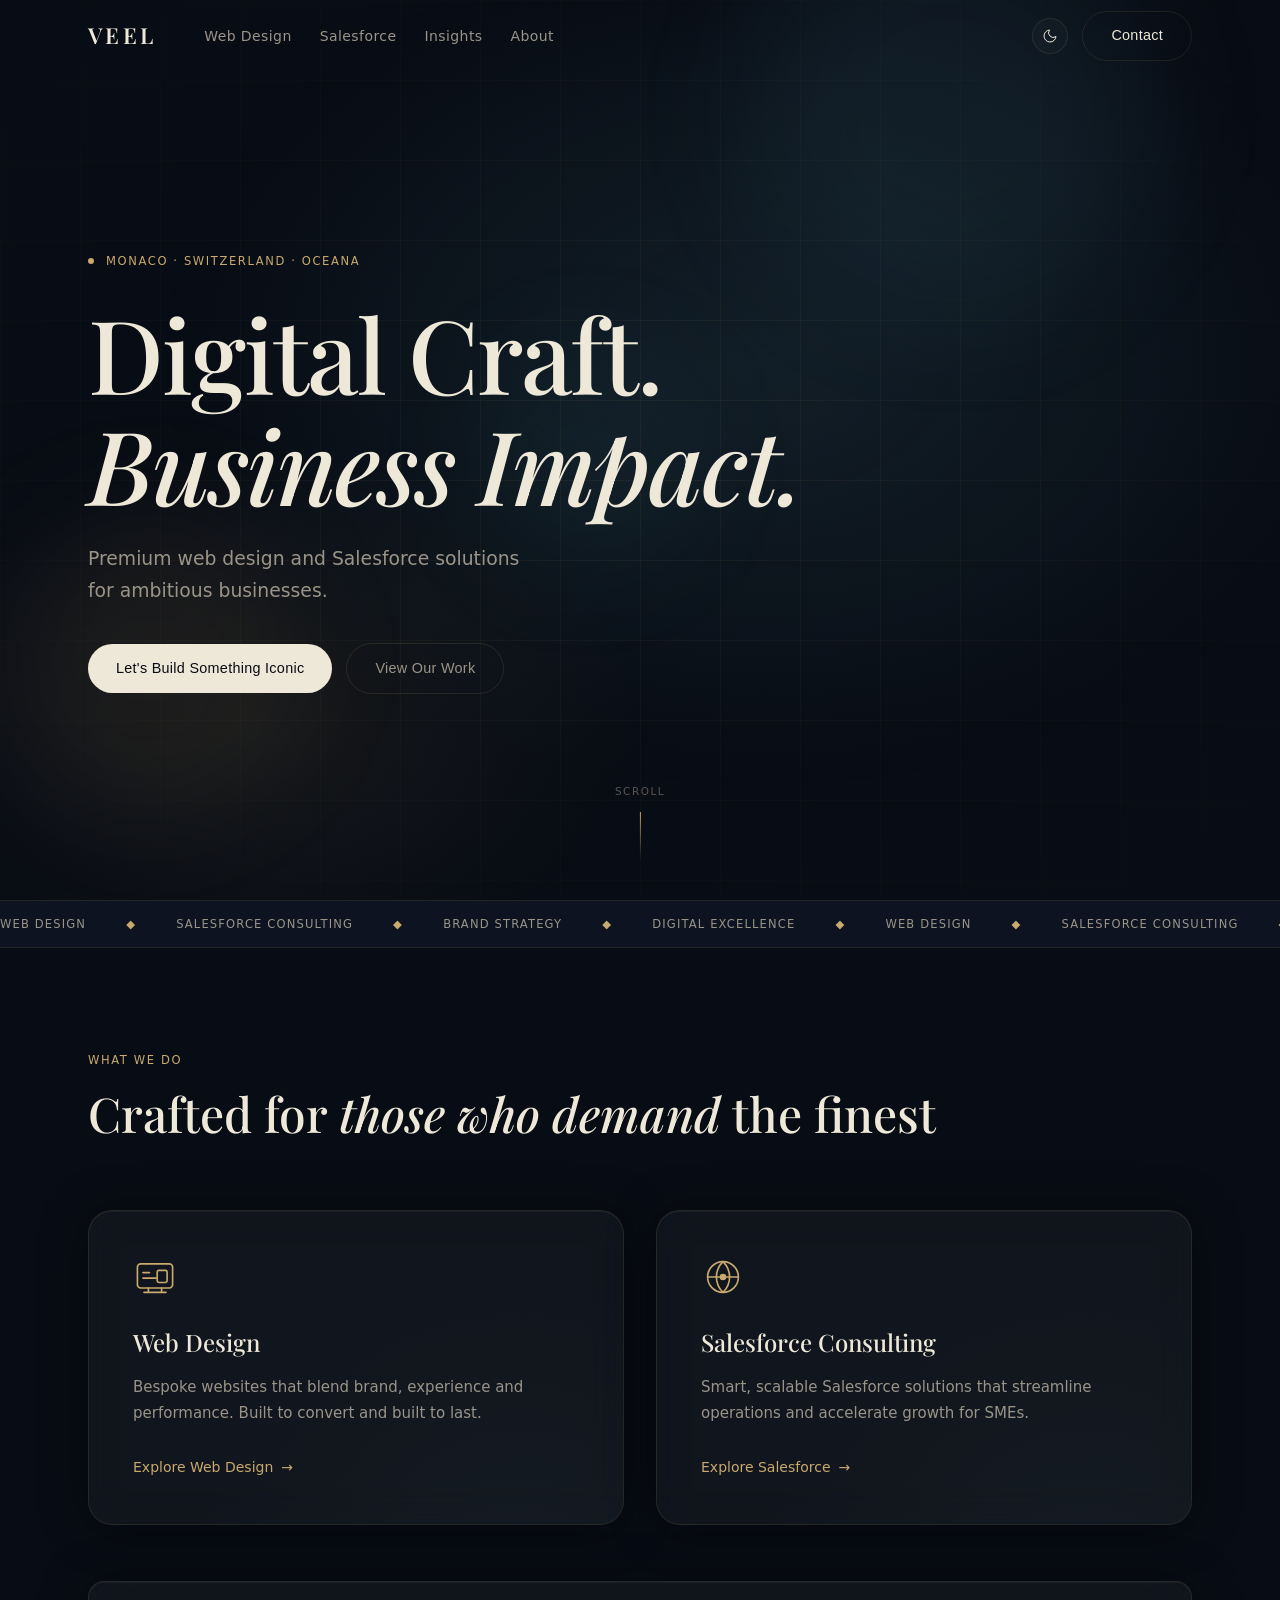
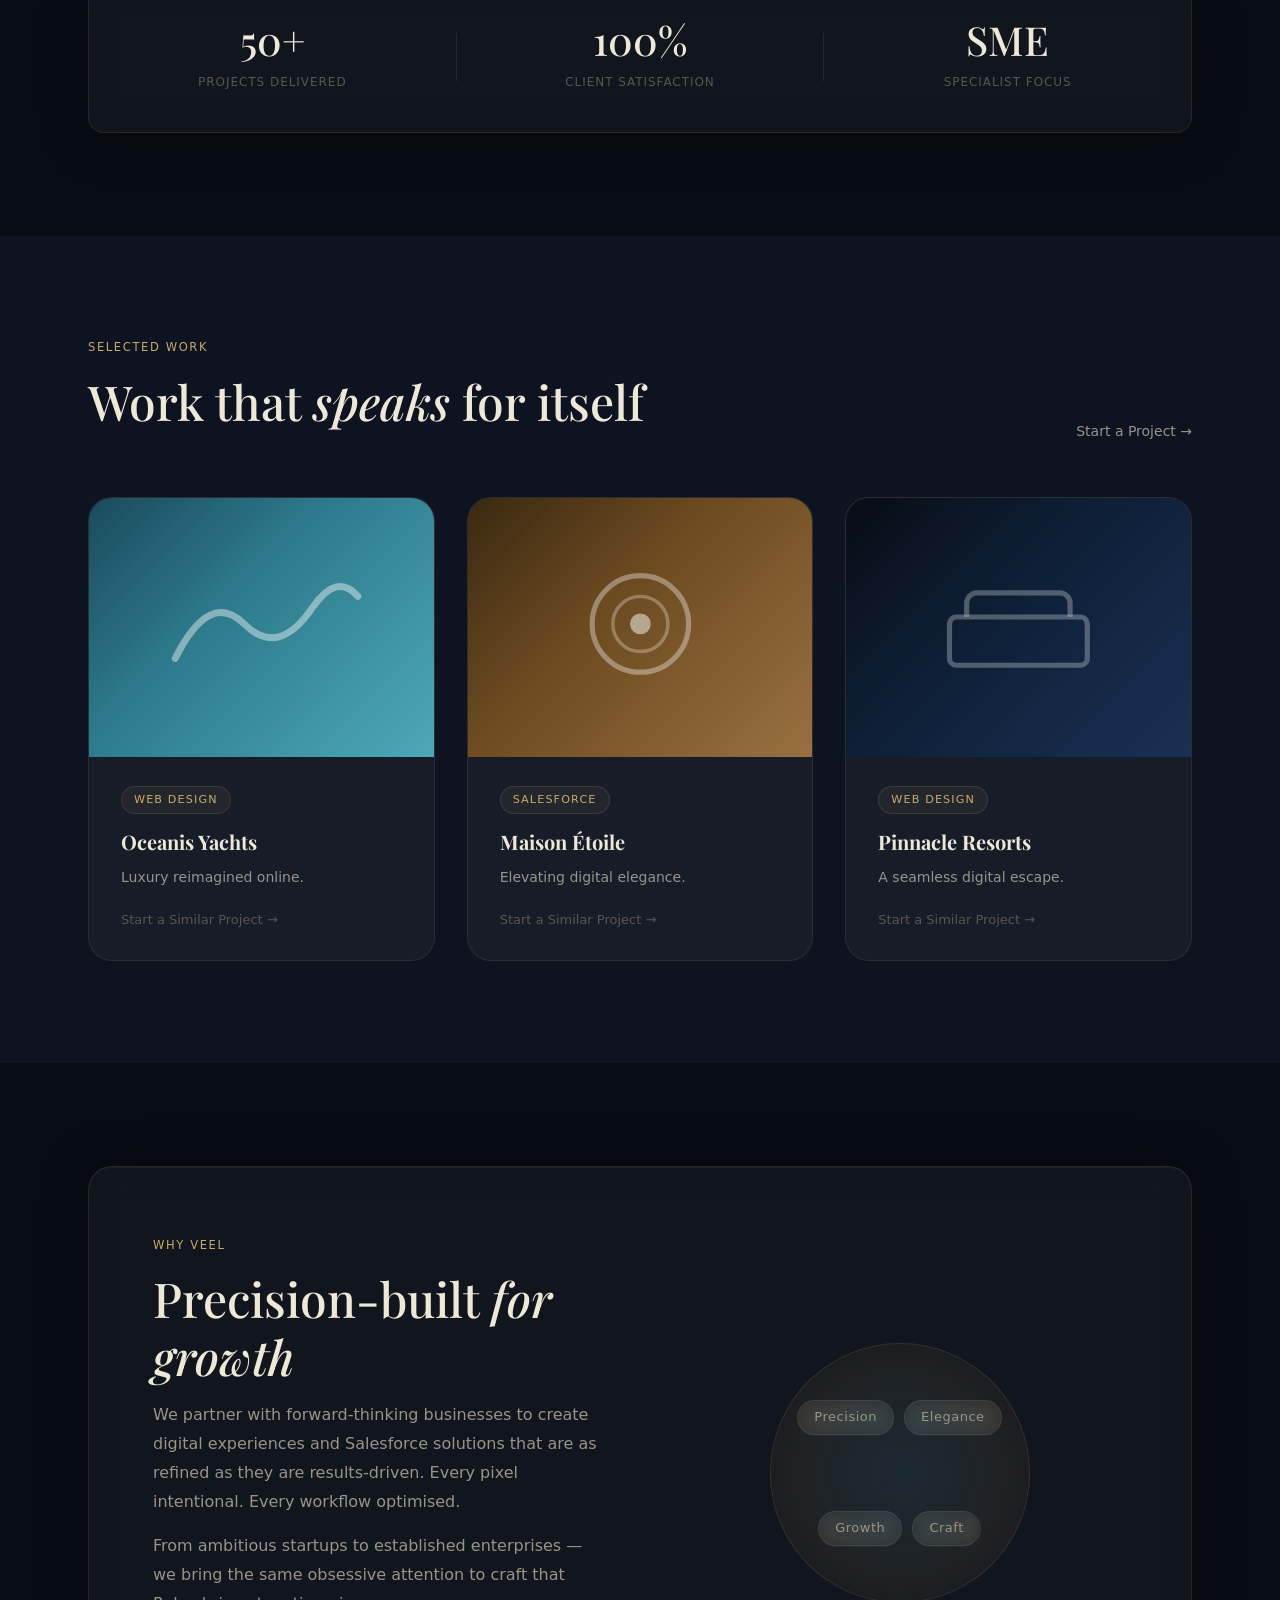
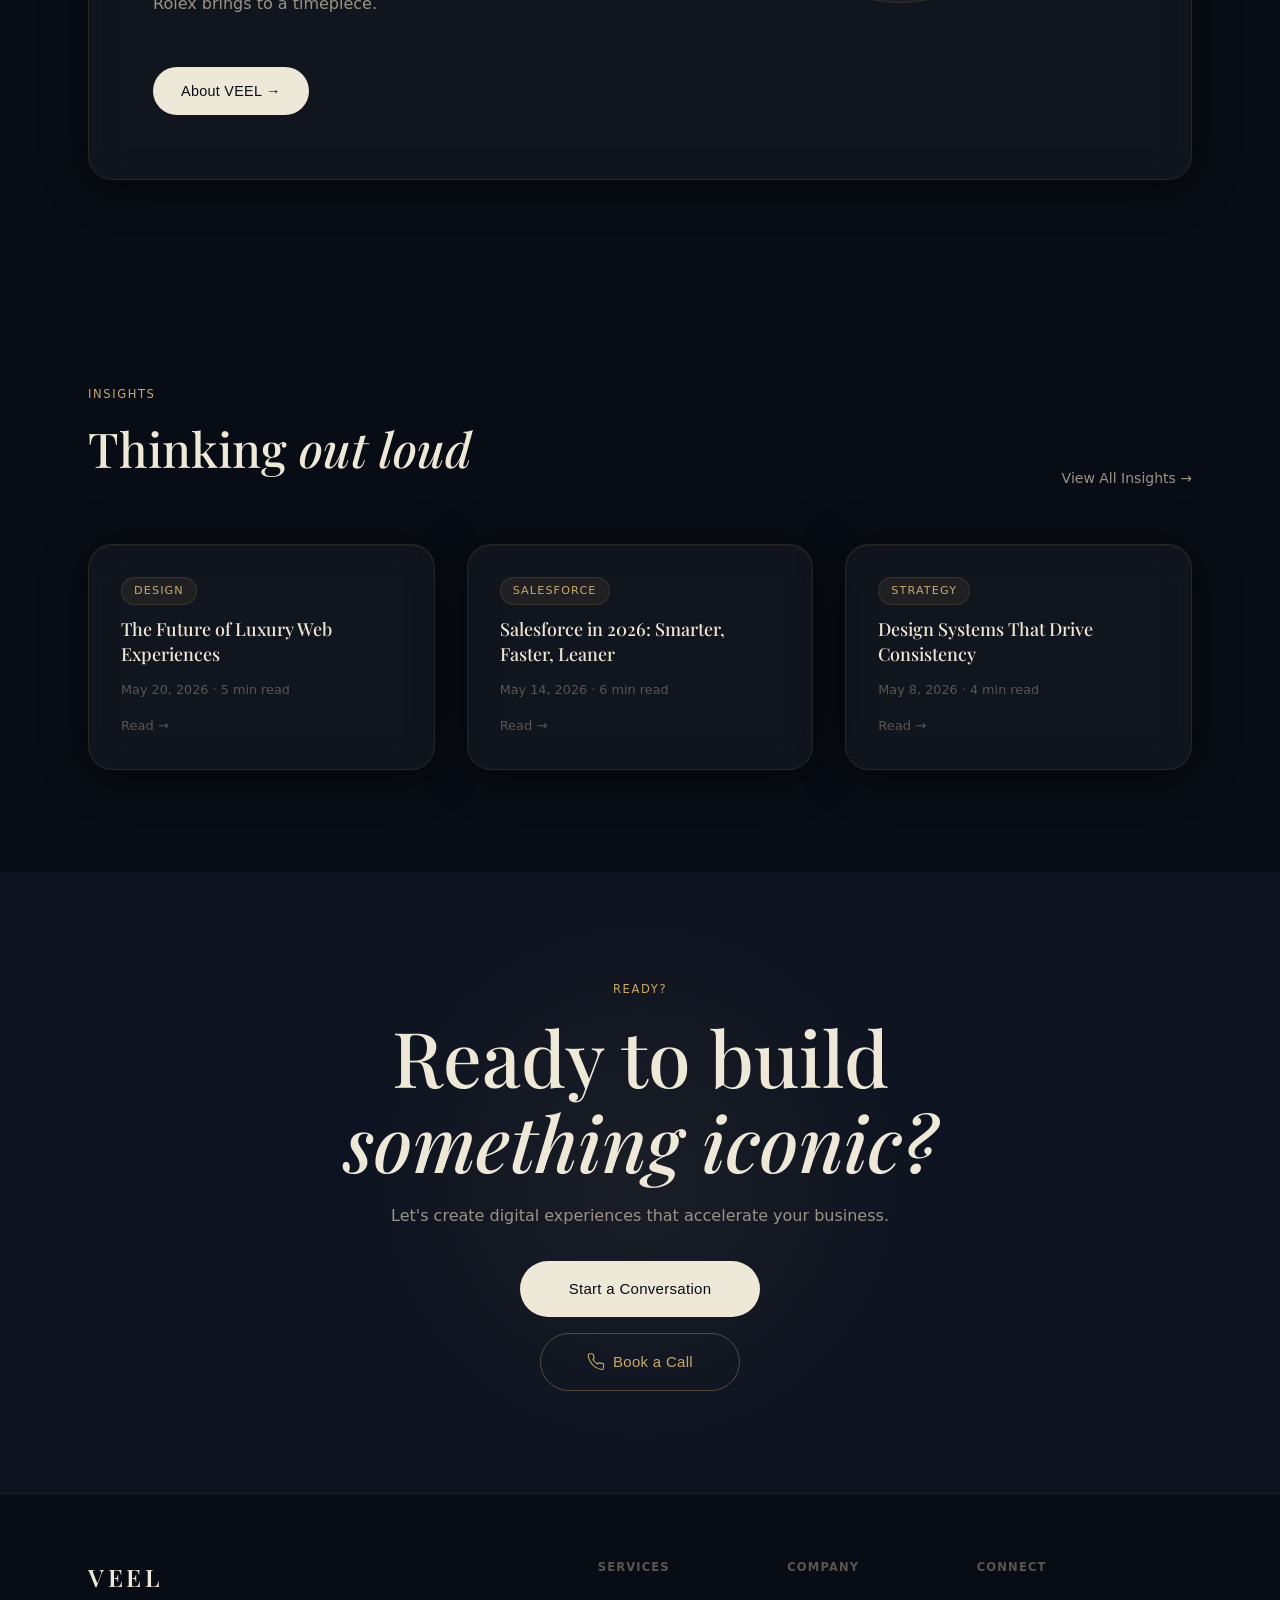
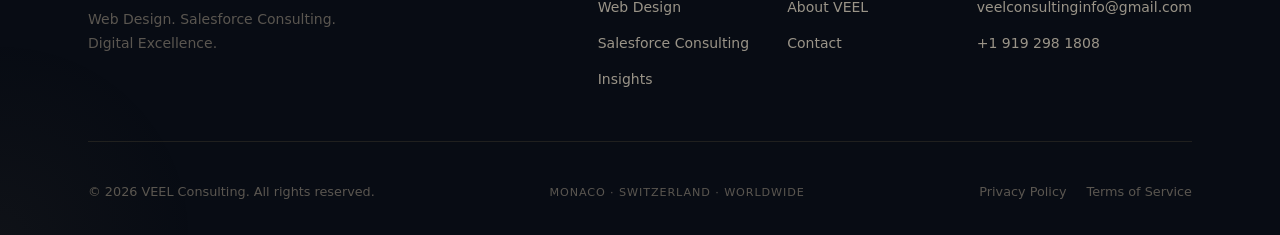
<file: index.html>
<!DOCTYPE html>
<html lang="en" data-theme="dark">
<head>
  <meta charset="UTF-8" />
  <meta name="viewport" content="width=device-width, initial-scale=1.0, maximum-scale=5.0, viewport-fit=cover" />
  <title>VEEL Consulting — Digital Craft. Business Impact.</title>
  <link rel="icon" type="image/svg+xml" href="favicon.svg" />
  <meta name="description" content="Premium web design and Salesforce consulting for ambitious businesses." />
  <meta property="og:title" content="VEEL Consulting — Digital Craft. Business Impact." />
  <meta property="og:description" content="Premium web design and Salesforce consulting for ambitious businesses." />
  <meta property="og:type" content="website" />
  <meta property="og:url" content="https://veelconsulting.github.io/" />
  <meta name="twitter:card" content="summary_large_image" />
  <meta name="twitter:title" content="VEEL Consulting — Digital Craft. Business Impact." />
  <meta name="twitter:description" content="Premium web design and Salesforce consulting for ambitious businesses." />
  <link rel="preconnect" href="https://fonts.googleapis.com" />
  <link rel="preconnect" href="https://fonts.gstatic.com" crossorigin />
  <link href="https://fonts.googleapis.com/css2?family=Playfair+Display:ital,wght@0,400;0,500;0,600;0,700;1,400;1,500&family=Satoshi:wght@300;400;500;600&display=swap" rel="stylesheet" />
  <link rel="stylesheet" href="css/style.css" />
</head>
<body>

  <!-- NAV -->
  <nav class="nav" id="nav">
    <div class="nav__inner">
      <a href="index.html" class="nav__logo" id="nav-logo"><span>VEEL</span></a>
      <ul class="nav__links">
        <li><a href="web-design/index.html">Web Design</a></li>
        <li><a href="salesforce/index.html">Salesforce</a></li>
        <li><a href="insights/index.html">Insights</a></li>
        <li><a href="about/index.html">About</a></li>
      </ul>
      <div class="nav__actions">
        <button class="theme-toggle" id="themeToggle" aria-label="Toggle theme">
          <span class="theme-toggle__icon">
            <svg class="icon-sun" viewBox="0 0 24 24" fill="none" stroke="currentColor" stroke-width="1.5"><circle cx="12" cy="12" r="4"/><path d="M12 2v2M12 20v2M4.93 4.93l1.41 1.41M17.66 17.66l1.41 1.41M2 12h2M20 12h2M6.34 17.66l-1.41 1.41M19.07 4.93l-1.41 1.41"/></svg>
            <svg class="icon-moon" viewBox="0 0 24 24" fill="none" stroke="currentColor" stroke-width="1.5"><path d="M21 12.79A9 9 0 1 1 11.21 3 7 7 0 0 0 21 12.79z"/></svg>
          </span>
        </button>
        <a href="contact/index.html" class="btn btn--outline">Contact</a>
      </div>
      <button class="nav__burger" id="navBurger" aria-label="Menu">
        <span></span><span></span><span></span>
      </button>
    </div>

  </nav>

    <div class="nav__mobile" id="navMobile">
      <ul>
        <li><a href="web-design/index.html">Web Design</a></li>
        <li><a href="salesforce/index.html">Salesforce</a></li>
        <li><a href="insights/index.html">Insights</a></li>
        <li><a href="about/index.html">About</a></li>
        <li><a href="contact/index.html">Contact</a></li>
      </ul>
    </div>

  <!-- HERO -->
  <section class="hero" id="hero">
    <div class="hero__bg">
      <div class="hero__gradient"></div>
      <div class="hero__orb hero__orb--1"></div>
      <div class="hero__orb hero__orb--2"></div>
      <div class="hero__orb hero__orb--3"></div>
      <div class="hero__grid"></div>
    </div>
    <div class="hero__content">
      <div class="hero__eyebrow reveal">
        <span class="dot"></span>Monaco · Switzerland · Oceana
      </div>
      <h1 class="hero__headline reveal reveal--delay-1">
        Digital Craft.<br /><em>Business Impact.</em>
      </h1>
      <p class="hero__sub reveal reveal--delay-2">
        Premium web design and Salesforce solutions for ambitious businesses.
      </p>
      <div class="hero__cta reveal reveal--delay-3">
        <a href="contact/index.html" class="btn btn--primary">Let's Build Something Iconic</a>
        <a href="#work" class="btn btn--ghost">View Our Work</a>
      </div>
    </div>
    <div class="hero__scroll">
      <span>Scroll</span>
      <div class="scroll-line"></div>
    </div>
  </section>

  <!-- MARQUEE -->
  <div class="marquee-strip">
    <div class="marquee-inner">
      <div class="marquee-track">
      <span>Web Design</span><span class="sep">◆</span>
      <span>Salesforce Consulting</span><span class="sep">◆</span>
      <span>Brand Strategy</span><span class="sep">◆</span>
      <span>Digital Excellence</span><span class="sep">◆</span>
      <span>Web Design</span><span class="sep">◆</span>
      <span>Salesforce Consulting</span><span class="sep">◆</span>
      <span>Brand Strategy</span><span class="sep">◆</span>
      <span>Digital Excellence</span><span class="sep">◆</span>
    </div>
      <div class="marquee-track" aria-hidden="true">
      <span>Web Design</span><span class="sep">◆</span>
      <span>Salesforce Consulting</span><span class="sep">◆</span>
      <span>Brand Strategy</span><span class="sep">◆</span>
      <span>Digital Excellence</span><span class="sep">◆</span>
      <span>Web Design</span><span class="sep">◆</span>
      <span>Salesforce Consulting</span><span class="sep">◆</span>
      <span>Brand Strategy</span><span class="sep">◆</span>
      <span>Digital Excellence</span><span class="sep">◆</span>
    </div>
    </div>
  </div>

  <!-- SERVICES -->
  <section class="services section" id="services">
    <div class="container">
      <div class="section__header reveal">
        <span class="section__label">What We Do</span>
        <h2 class="section__title">Crafted for <em>those who demand</em> the finest</h2>
      </div>
      <div class="services__grid">
        <div class="service-card glass-card reveal reveal--delay-1">
          <div class="service-card__icon">
            <svg viewBox="0 0 40 40" fill="none"><rect x="4" y="8" width="32" height="22" rx="3" stroke="currentColor" stroke-width="1.5"/><path d="M14 30v4M26 30v4M10 34h20" stroke="currentColor" stroke-width="1.5" stroke-linecap="round"/><path d="M9 16h6M9 21h12" stroke="currentColor" stroke-width="1.5" stroke-linecap="round"/><rect x="22" y="14" width="9" height="11" rx="1.5" stroke="currentColor" stroke-width="1.5"/></svg>
          </div>
          <h3 class="service-card__title">Web Design</h3>
          <p class="service-card__desc">Bespoke websites that blend brand, experience and performance. Built to convert and built to last.</p>
          <a href="web-design/index.html" class="service-card__link">Explore Web Design <span>→</span></a>
          <div class="service-card__bg"></div>
        </div>
        <div class="service-card glass-card reveal reveal--delay-2">
          <div class="service-card__icon">
            <svg viewBox="0 0 40 40" fill="none"><path d="M20 6C12.268 6 6 12.268 6 20s6.268 14 14 14 14-6.268 14-14S27.732 6 20 6z" stroke="currentColor" stroke-width="1.5"/><path d="M20 6c-4 4-6 9-6 14s2 10 6 14M20 6c4 4 6 9 6 14s-2 10-6 14M6 20h28" stroke="currentColor" stroke-width="1.5"/><circle cx="20" cy="20" r="3" fill="currentColor"/></svg>
          </div>
          <h3 class="service-card__title">Salesforce Consulting</h3>
          <p class="service-card__desc">Smart, scalable Salesforce solutions that streamline operations and accelerate growth for SMEs.</p>
          <a href="salesforce/index.html" class="service-card__link">Explore Salesforce <span>→</span></a>
          <div class="service-card__bg"></div>
        </div>
      </div>
      <div class="services__stats glass-card reveal reveal--delay-3">
        <div class="stat"><span class="stat__num">50+</span><span class="stat__label">Projects Delivered</span></div>
        <div class="stat__divider"></div>
        <div class="stat"><span class="stat__num">100%</span><span class="stat__label">Client Satisfaction</span></div>
        <div class="stat__divider"></div>
        <div class="stat"><span class="stat__num">SME</span><span class="stat__label">Specialist Focus</span></div>
      </div>
    </div>
  </section>

  <!-- WORK -->
  <section class="work section" id="work">
    <div class="container">
      <div class="section__header reveal">
        <span class="section__label">Selected Work</span>
        <h2 class="section__title">Work that <em>speaks</em> for itself</h2>
        <a href="contact/index.html" class="view-all">Start a Project →</a>
      </div>
      <div class="work__grid">
        <div class="work-card reveal reveal--delay-1">
          <div class="work-card__img">
            <div class="work-card__placeholder wp--ocean"><div class="wp__inner"><svg viewBox="0 0 60 40" fill="none"><path d="M5 30 Q15 10 25 20 Q35 30 45 15 Q52 5 58 12" stroke="white" stroke-width="2" stroke-linecap="round" fill="none" opacity=".6"/></svg></div></div>
          </div>
          <div class="work-card__info">
            <span class="work-card__cat">Web Design</span>
            <h4 class="work-card__title">Oceanis Yachts</h4>
            <p class="work-card__sub">Luxury reimagined online.</p>
            <a href="contact/index.html" class="work-card__link">Start a Similar Project →</a>
          </div>
        </div>
        <div class="work-card reveal reveal--delay-2">
          <div class="work-card__img">
            <div class="work-card__placeholder wp--gold"><div class="wp__inner"><svg viewBox="0 0 60 40" fill="none"><circle cx="30" cy="20" r="14" stroke="white" stroke-width="1.5" opacity=".5"/><circle cx="30" cy="20" r="8" stroke="white" stroke-width="1" opacity=".4"/><circle cx="30" cy="20" r="3" fill="white" opacity=".7"/></svg></div></div>
          </div>
          <div class="work-card__info">
            <span class="work-card__cat">Salesforce</span>
            <h4 class="work-card__title">Maison Étoile</h4>
            <p class="work-card__sub">Elevating digital elegance.</p>
            <a href="contact/index.html" class="work-card__link">Start a Similar Project →</a>
          </div>
        </div>
        <div class="work-card reveal reveal--delay-3">
          <div class="work-card__img">
            <div class="work-card__placeholder wp--night"><div class="wp__inner"><svg viewBox="0 0 60 40" fill="none"><rect x="10" y="18" width="40" height="14" rx="2" stroke="white" stroke-width="1.5" opacity=".4"/><path d="M15 18V14a3 3 0 0 1 3-3h24a3 3 0 0 1 3 3v4" stroke="white" stroke-width="1.5" opacity=".4"/></svg></div></div>
          </div>
          <div class="work-card__info">
            <span class="work-card__cat">Web Design</span>
            <h4 class="work-card__title">Pinnacle Resorts</h4>
            <p class="work-card__sub">A seamless digital escape.</p>
            <a href="contact/index.html" class="work-card__link">Start a Similar Project →</a>
          </div>
        </div>
      </div>
    </div>
  </section>

  <!-- WHY VEEL -->
  <section class="about section" id="about">
    <div class="container">
      <div class="about__inner glass-card reveal">
        <div class="about__text">
          <span class="section__label">Why VEEL</span>
          <h2 class="section__title">Precision-built <em>for growth</em></h2>
          <p>We partner with forward-thinking businesses to create digital experiences and Salesforce solutions that are as refined as they are results-driven. Every pixel intentional. Every workflow optimised.</p>
          <p>From ambitious startups to established enterprises — we bring the same obsessive attention to craft that Rolex brings to a timepiece.</p>
          <a href="about/index.html" class="btn btn--primary" style="margin-top:2rem">About VEEL →</a>
        </div>
        <div class="about__visual">
          <div class="about__orb-wrap">
            <div class="about__orb"></div>
            <div class="about__values">
              <div class="value-pill">Precision</div>
              <div class="value-pill">Elegance</div>
              <div class="value-pill">Growth</div>
              <div class="value-pill">Craft</div>
            </div>
          </div>
        </div>
      </div>
    </div>
  </section>

  <!-- INSIGHTS -->
  <section class="insights section" id="insights">
    <div class="container">
      <div class="section__header reveal">
        <span class="section__label">Insights</span>
        <h2 class="section__title">Thinking <em>out loud</em></h2>
        <a href="insights/index.html" class="view-all">View All Insights →</a>
      </div>
      <div class="insights__grid">
        <div class="insight-card glass-card reveal reveal--delay-1">
          <span class="insight-card__cat">Design</span>
          <h4 class="insight-card__title">The Future of Luxury Web Experiences</h4>
          <p class="insight-card__meta">May 20, 2026 · 5 min read</p>
          <a href="insights/luxury-web-experiences.html" class="insight-card__link">Read →</a>
        </div>
        <div class="insight-card glass-card reveal reveal--delay-2">
          <span class="insight-card__cat">Salesforce</span>
          <h4 class="insight-card__title">Salesforce in 2026: Smarter, Faster, Leaner</h4>
          <p class="insight-card__meta">May 14, 2026 · 6 min read</p>
          <a href="insights/salesforce-2026.html" class="insight-card__link">Read →</a>
        </div>
        <div class="insight-card glass-card reveal reveal--delay-3">
          <span class="insight-card__cat">Strategy</span>
          <h4 class="insight-card__title">Design Systems That Drive Consistency</h4>
          <p class="insight-card__meta">May 8, 2026 · 4 min read</p>
          <a href="insights/design-systems.html" class="insight-card__link">Read →</a>
        </div>
      </div>
    </div>
  </section>

  <!-- CTA BANNER -->
  <section class="cta-banner section" id="contact">
    <div class="cta-banner__bg"><div class="cta-banner__orb"></div></div>
    <div class="container">
      <div class="cta-banner__inner reveal">
        <span class="section__label">Ready?</span>
        <h2 class="cta-banner__title">Ready to build<br /><em>something iconic?</em></h2>
        <p>Let's create digital experiences that accelerate your business.</p>
        <div class="cta-banner__actions">
          <a href="contact/index.html" class="btn btn--primary btn--large">Start a Conversation</a>
          <a href="https://calendly.com/veelconsultinginfo/website-consultation" class="btn btn--call btn--large">
            <svg viewBox="0 0 24 24" fill="none" stroke="currentColor" stroke-width="1.5" width="18" height="18"><path d="M22 16.92v3a2 2 0 0 1-2.18 2 19.79 19.79 0 0 1-8.63-3.07A19.5 19.5 0 0 1 4.69 12a19.79 19.79 0 0 1-3.07-8.67A2 2 0 0 1 3.61 1h3a2 2 0 0 1 2 1.72c.127.96.361 1.903.7 2.81a2 2 0 0 1-.45 2.11L7.91 8.6a16 16 0 0 0 6 6l.96-.96a2 2 0 0 1 2.11-.45c.907.339 1.85.573 2.81.7A2 2 0 0 1 22 16.92z"/></svg>
            Book a Call
          </a>
        </div>
      </div>
    </div>
  </section>

  <!-- FOOTER -->
  <footer class="footer">
    <div class="container">
      <div class="footer__top">
        <div class="footer__brand">
          <span class="footer__logo">VEEL</span>
          <p>Web Design. Salesforce Consulting.<br />Digital Excellence.</p>
        </div>
        <div class="footer__cols">
          <div class="footer__col">
            <h5>Services</h5>
            <ul>
              <li><a href="web-design/index.html">Web Design</a></li>
              <li><a href="salesforce/index.html">Salesforce Consulting</a></li>
              <li><a href="insights/index.html">Insights</a></li>
            </ul>
          </div>
          <div class="footer__col">
            <h5>Company</h5>
            <ul>
              <li><a href="about/index.html">About VEEL</a></li>
              <li><a href="contact/index.html">Contact</a></li>
            </ul>
          </div>
          <div class="footer__col">
            <h5>Connect</h5>
            <ul>
              <li><a href="mailto:veelconsultinginfo@gmail.com">veelconsultinginfo@gmail.com</a></li>
              <li><a href="https://calendly.com/veelconsultinginfo/website-consultation">+1 919 298 1808</a></li>
            </ul>
          </div>
        </div>
      </div>
      <div class="footer__bottom">
        <span>© 2026 VEEL Consulting. All rights reserved.</span>
        <span class="footer__tagline">Monaco · Switzerland · Worldwide</span>
        <div class="footer__legal">
          <a href="privacy/index.html">Privacy Policy</a>
          <a href="terms/index.html">Terms of Service</a>
        </div>
      </div>
    </div>
  </footer>

  <script src="js/main.js"></script>
</body>
</html>
</file>
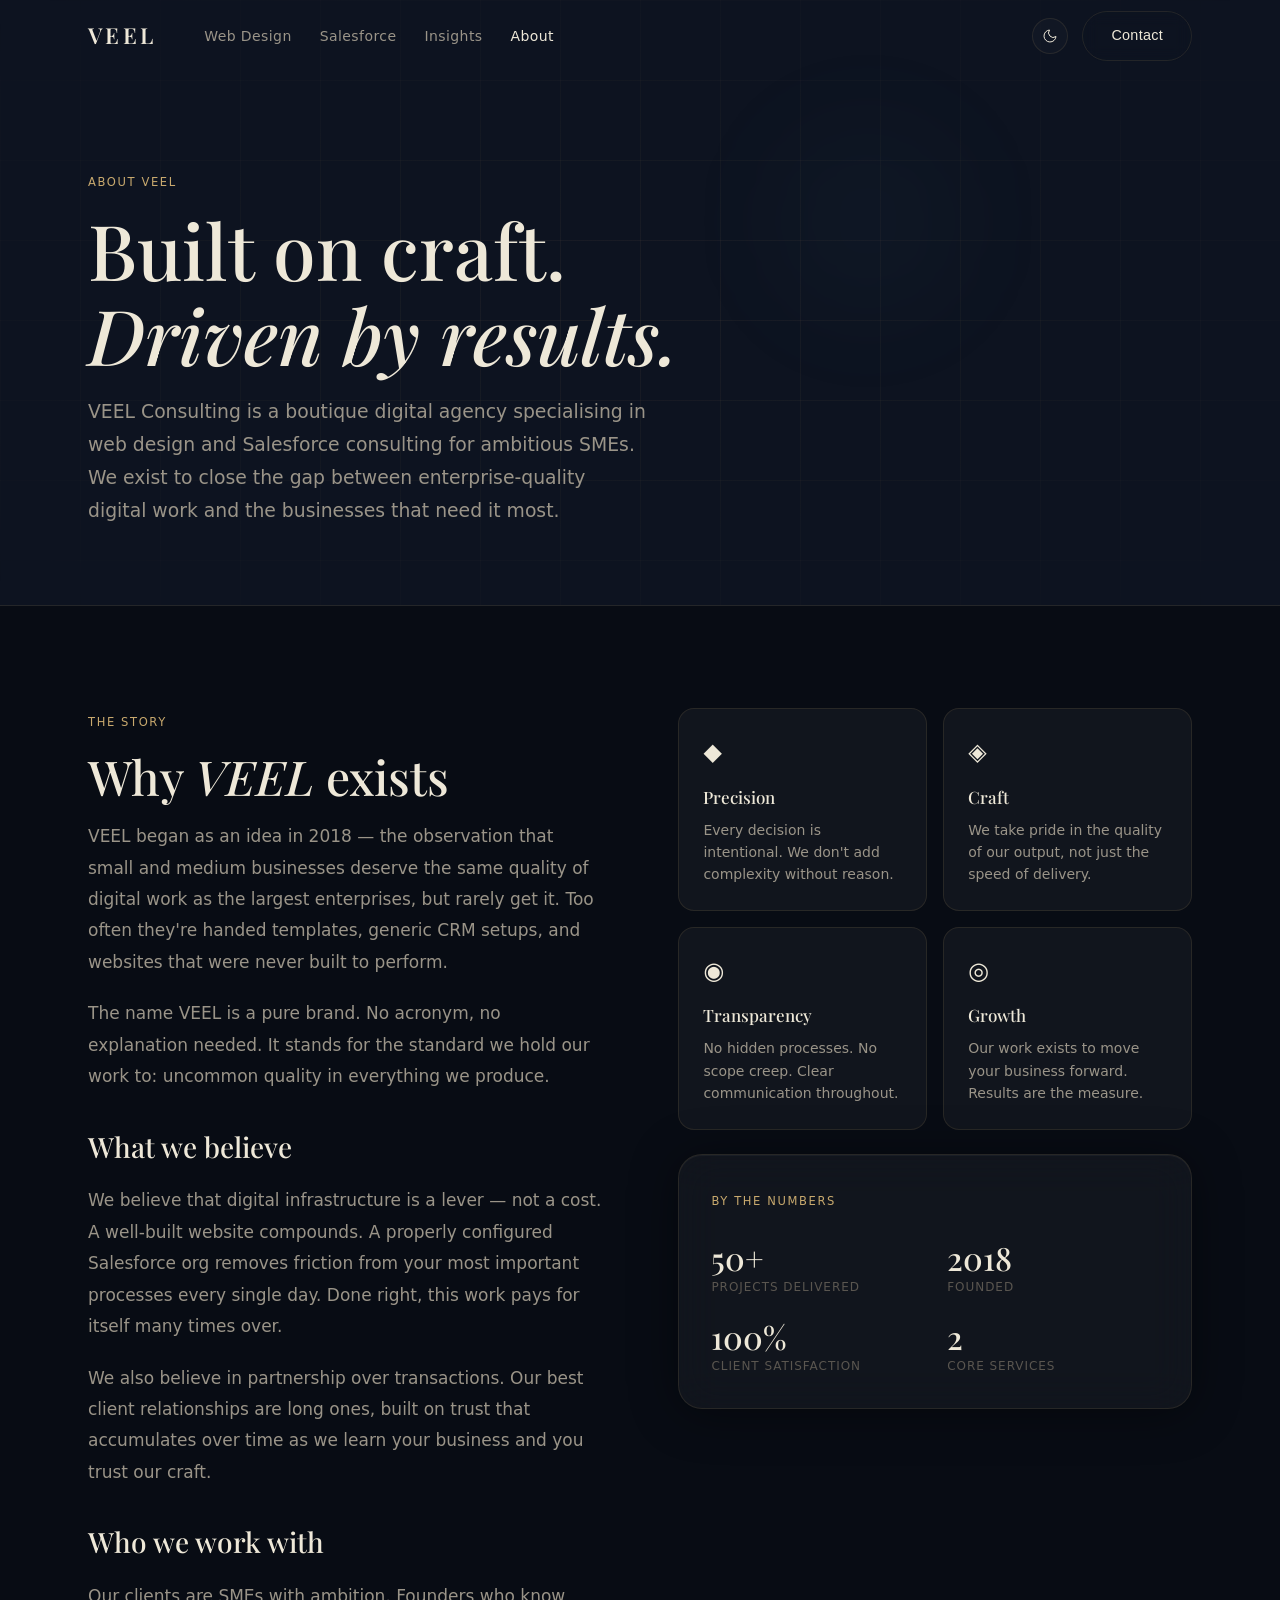
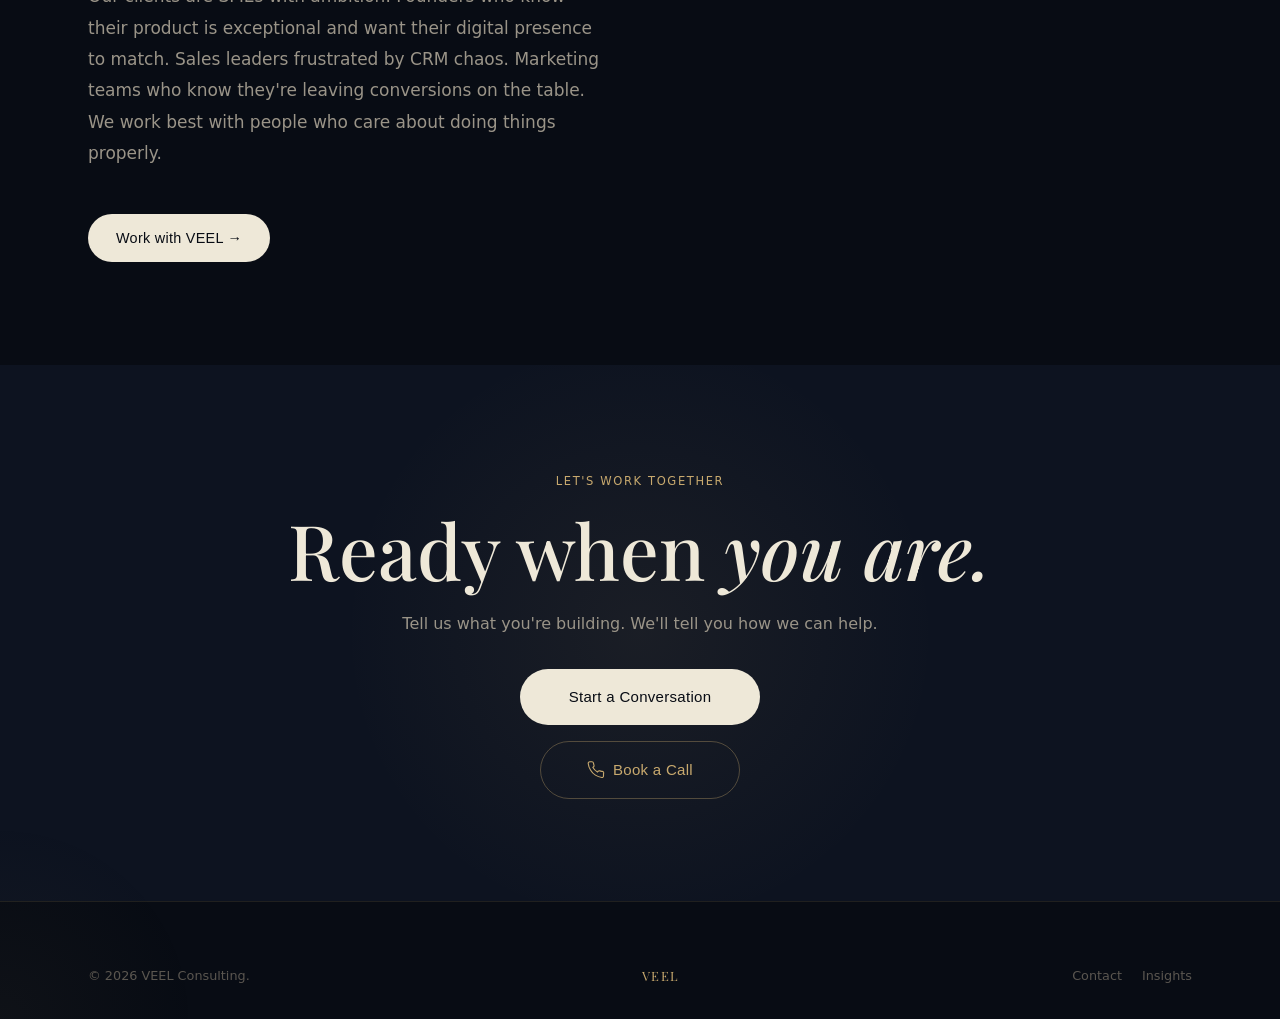
<file: about/index.html>
<!DOCTYPE html>
<html lang="en" data-theme="dark">
<head>
  <meta charset="UTF-8" /><meta name="viewport" content="width=device-width, initial-scale=1.0, maximum-scale=5.0, viewport-fit=cover" />
  <title>About — VEEL Consulting</title>
  <link rel="icon" type="image/svg+xml" href="../favicon.svg" />
  <meta property="og:title" content="About — VEEL Consulting" />
  <meta property="og:description" content="The story behind VEEL Consulting — boutique digital craft built around results." />
  <meta property="og:type" content="website" />
  <meta property="og:url" content="https://veelconsulting.github.io/about/" />
  <meta name="twitter:card" content="summary_large_image" />
  <meta name="twitter:title" content="About — VEEL Consulting" />
  <meta name="twitter:description" content="The story behind VEEL Consulting — boutique digital craft built around results." />
  <meta name="description" content="The story behind VEEL Consulting — boutique web design and Salesforce consulting built around craft and results." />
  <link rel="preconnect" href="https://fonts.googleapis.com" />
  <link rel="preconnect" href="https://fonts.gstatic.com" crossorigin />
  <link href="https://fonts.googleapis.com/css2?family=Playfair+Display:ital,wght@0,400;0,500;0,600;0,700;1,400;1,500&family=Satoshi:wght@300;400;500;600&display=swap" rel="stylesheet" />
  <link rel="stylesheet" href="../css/style.css" />
</head>
<body>
  <nav class="nav" id="nav">
    <div class="nav__inner">
      <a href="../index.html" class="nav__logo"><span>VEEL</span></a>
      <ul class="nav__links">
        <li><a href="../web-design/index.html">Web Design</a></li>
        <li><a href="../salesforce/index.html">Salesforce</a></li>
        <li><a href="../insights/index.html">Insights</a></li>
        <li><a href="../about/index.html" style="color:var(--c-text)">About</a></li>
      </ul>
      <div class="nav__actions">
        <button class="theme-toggle" id="themeToggle" aria-label="Toggle theme">
          <span class="theme-toggle__icon">
            <svg class="icon-sun" viewBox="0 0 24 24" fill="none" stroke="currentColor" stroke-width="1.5"><circle cx="12" cy="12" r="4"/><path d="M12 2v2M12 20v2M4.93 4.93l1.41 1.41M17.66 17.66l1.41 1.41M2 12h2M20 12h2M6.34 17.66l-1.41 1.41M19.07 4.93l-1.41 1.41"/></svg>
            <svg class="icon-moon" viewBox="0 0 24 24" fill="none" stroke="currentColor" stroke-width="1.5"><path d="M21 12.79A9 9 0 1 1 11.21 3 7 7 0 0 0 21 12.79z"/></svg>
          </span>
        </button>
        <a href="../contact/index.html" class="btn btn--outline">Contact</a>
      </div>
      <button class="nav__burger" id="navBurger" aria-label="Menu"><span></span><span></span><span></span></button>
    </div>

  </nav>

    <div class="nav__mobile" id="navMobile">
      <ul>
        <li><a href="../web-design/index.html">Web Design</a></li>
        <li><a href="../salesforce/index.html">Salesforce</a></li>
        <li><a href="../insights/index.html">Insights</a></li>
        <li><a href="../about/index.html">About</a></li>
        <li><a href="../contact/index.html">Contact</a></li>
      </ul>
    </div>

  <!-- HERO -->
  <section class="page-hero section" style="background:var(--c-bg-2);border-bottom:var(--glass-border);">
    <div class="hero__bg" style="position:absolute;inset:0;pointer-events:none;"><div class="hero__orb hero__orb--3" style="opacity:.5;top:20%;left:60%;"></div><div class="hero__grid"></div></div>
    <div class="container" style="position:relative;z-index:2;">
      <div class="page-hero__inner reveal">
        <span class="section__label">About VEEL</span>
        <h1 class="page-hero__title">Built on craft.<br /><em>Driven by results.</em></h1>
        <p class="page-hero__sub">VEEL Consulting is a boutique digital agency specialising in web design and Salesforce consulting for ambitious SMEs. We exist to close the gap between enterprise-quality digital work and the businesses that need it most.</p>
      </div>
    </div>
  </section>

  <!-- STORY -->
  <section class="section">
    <div class="container">
      <div class="about-story">
        <div class="about-story__text reveal">
          <span class="section__label">The Story</span>
          <h2 class="section__title">Why <em>VEEL</em> exists</h2>
          <p>VEEL began as an idea in 2018 — the observation that small and medium businesses deserve the same quality of digital work as the largest enterprises, but rarely get it. Too often they're handed templates, generic CRM setups, and websites that were never built to perform.</p>
          <p>The name VEEL is a pure brand. No acronym, no explanation needed. It stands for the standard we hold our work to: uncommon quality in everything we produce.</p>
          <h3>What we believe</h3>
          <p>We believe that digital infrastructure is a lever — not a cost. A well-built website compounds. A properly configured Salesforce org removes friction from your most important processes every single day. Done right, this work pays for itself many times over.</p>
          <p>We also believe in partnership over transactions. Our best client relationships are long ones, built on trust that accumulates over time as we learn your business and you trust our craft.</p>
          <h3>Who we work with</h3>
          <p>Our clients are SMEs with ambition. Founders who know their product is exceptional and want their digital presence to match. Sales leaders frustrated by CRM chaos. Marketing teams who know they're leaving conversions on the table. We work best with people who care about doing things properly.</p>
          <a href="../contact/index.html" class="btn btn--primary" style="margin-top:1.5rem;">Work with VEEL →</a>
        </div>
        <div class="reveal reveal--delay-1">
          <div class="values-grid">
            <div class="value-card">
              <div class="value-card__icon">◆</div>
              <h4>Precision</h4>
              <p>Every decision is intentional. We don't add complexity without reason.</p>
            </div>
            <div class="value-card">
              <div class="value-card__icon">◈</div>
              <h4>Craft</h4>
              <p>We take pride in the quality of our output, not just the speed of delivery.</p>
            </div>
            <div class="value-card">
              <div class="value-card__icon">◉</div>
              <h4>Transparency</h4>
              <p>No hidden processes. No scope creep. Clear communication throughout.</p>
            </div>
            <div class="value-card">
              <div class="value-card__icon">◎</div>
              <h4>Growth</h4>
              <p>Our work exists to move your business forward. Results are the measure.</p>
            </div>
          </div>

          <div class="glass-card" style="padding:2rem;margin-top:1.5rem;">
            <span class="section__label">By the numbers</span>
            <div style="display:grid;grid-template-columns:1fr 1fr;gap:1.5rem;margin-top:1rem;">
              <div><div class="stat__num" style="font-size:2rem;margin-bottom:.25rem;">50+</div><div class="stat__label">Projects delivered</div></div>
              <div><div class="stat__num" style="font-size:2rem;margin-bottom:.25rem;">2018</div><div class="stat__label">Founded</div></div>
              <div><div class="stat__num" style="font-size:2rem;margin-bottom:.25rem;">100%</div><div class="stat__label">Client satisfaction</div></div>
              <div><div class="stat__num" style="font-size:2rem;margin-bottom:.25rem;">2</div><div class="stat__label">Core services</div></div>
            </div>
          </div>
        </div>
      </div>
    </div>
  </section>

  <!-- CTA -->
  <section class="cta-banner section">
    <div class="cta-banner__bg"><div class="cta-banner__orb"></div></div>
    <div class="container">
      <div class="cta-banner__inner reveal">
        <span class="section__label">Let's Work Together</span>
        <h2 class="cta-banner__title">Ready when <em>you are.</em></h2>
        <p>Tell us what you're building. We'll tell you how we can help.</p>
        <div class="cta-banner__actions">
          <a href="../contact/index.html" class="btn btn--primary btn--large">Start a Conversation</a>
          <a href="https://calendly.com/veelconsultinginfo/website-consultation" class="btn btn--call btn--large"><svg viewBox="0 0 24 24" fill="none" stroke="currentColor" stroke-width="1.5" width="18" height="18"><path d="M22 16.92v3a2 2 0 0 1-2.18 2 19.79 19.79 0 0 1-8.63-3.07A19.5 19.5 0 0 1 4.69 12a19.79 19.79 0 0 1-3.07-8.67A2 2 0 0 1 3.61 1h3a2 2 0 0 1 2 1.72c.127.96.361 1.903.7 2.81a2 2 0 0 1-.45 2.11L7.91 8.6a16 16 0 0 0 6 6l.96-.96a2 2 0 0 1 2.11-.45c.907.339 1.85.573 2.81.7A2 2 0 0 1 22 16.92z"/></svg>Book a Call</a>
        </div>
      </div>
    </div>
  </section>
  <footer class="footer"><div class="container"><div class="footer__bottom" style="padding-top:0;border-top:none;"><span>© 2026 VEEL Consulting.</span><a href="../index.html" style="color:var(--c-gold);font-family:'Playfair Display',serif;letter-spacing:.12em;">VEEL</a><div class="footer__legal"><a href="../contact/index.html">Contact</a><a href="../insights/index.html">Insights</a></div></div></div></footer>
  <script src="../js/main.js"></script>
</body>
</html>
</file>
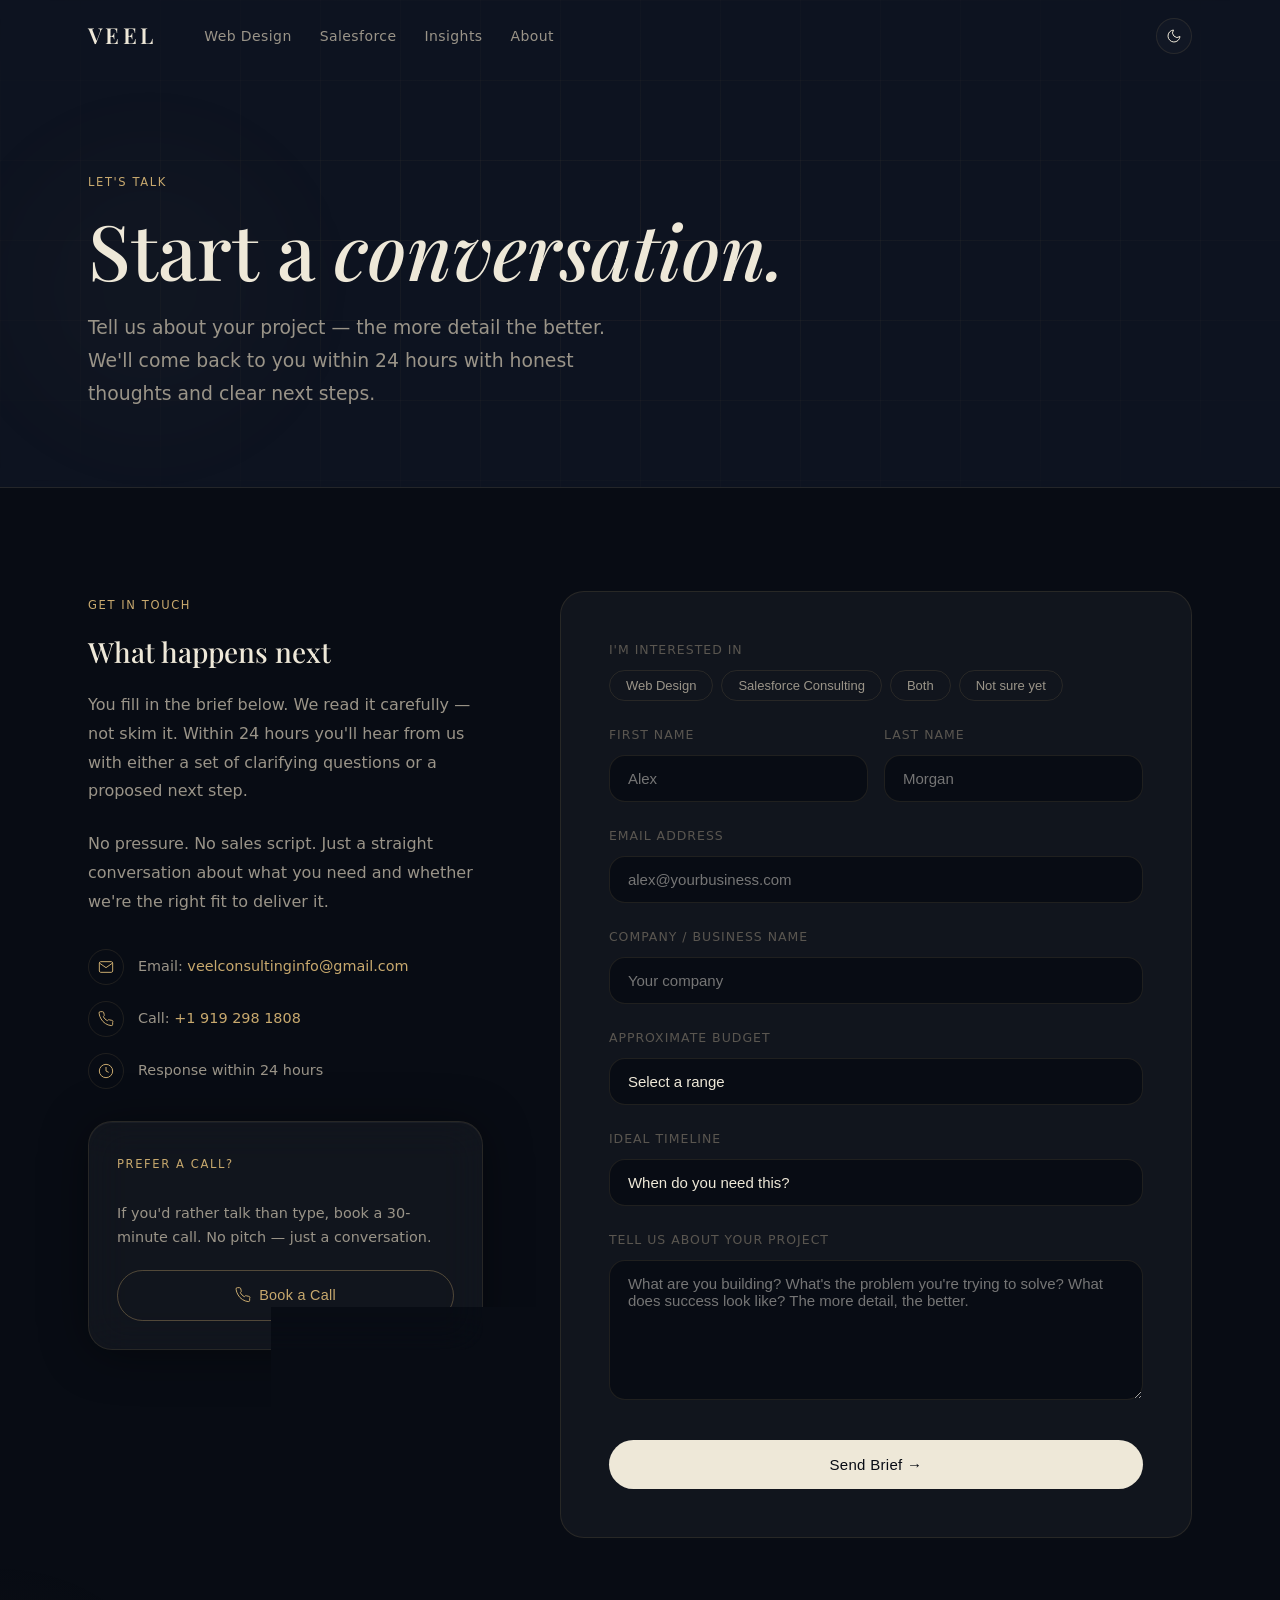
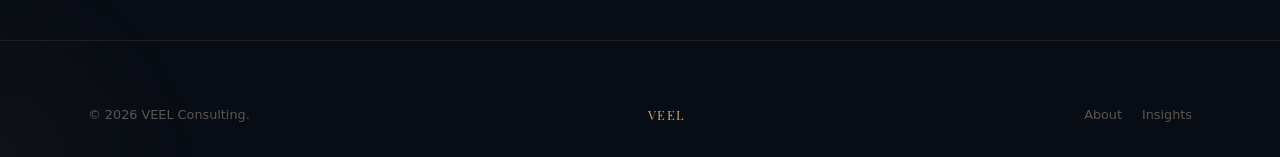
<file: contact/index.html>
<!DOCTYPE html>
<html lang="en" data-theme="dark">
<head>
  <meta charset="UTF-8" /><meta name="viewport" content="width=device-width, initial-scale=1.0, maximum-scale=5.0, viewport-fit=cover" />
  <title>Start a Conversation — VEEL Consulting</title>
  <link rel="icon" type="image/svg+xml" href="../favicon.svg" />
  <meta property="og:title" content="Start a Conversation — VEEL Consulting" />
  <meta property="og:description" content="Tell us about your project. We will respond within 24 hours." />
  <meta property="og:type" content="website" />
  <meta property="og:url" content="https://veelconsulting.github.io/contact/" />
  <meta name="twitter:card" content="summary_large_image" />
  <meta name="twitter:title" content="Start a Conversation — VEEL Consulting" />
  <meta name="twitter:description" content="Tell us about your project. We will respond within 24 hours." />
  <meta name="description" content="Tell us about your project. We'll tell you exactly what's possible." />
  <link rel="preconnect" href="https://fonts.googleapis.com" />
  <link rel="preconnect" href="https://fonts.gstatic.com" crossorigin />
  <link href="https://fonts.googleapis.com/css2?family=Playfair+Display:ital,wght@0,400;0,500;0,600;0,700;1,400;1,500&family=Satoshi:wght@300;400;500;600&display=swap" rel="stylesheet" />
  <link rel="stylesheet" href="../css/style.css" />
  <style>
    .back-bar {
      background: var(--c-bg-2);
      border-bottom: var(--glass-border);
      padding: 0.75rem 0;
      position: sticky;
      top: var(--nav-h);
      z-index: 90;
    }
    .back-bar__inner {
      max-width: var(--max-w);
      margin: 0 auto;
      padding: 0 clamp(1.25rem, 5vw, 3rem);
      display: flex;
      align-items: center;
      justify-content: space-between;
      gap: 1rem;
      flex-wrap: wrap;
    }
    .back-link {
      display: inline-flex;
      align-items: center;
      gap: 0.5rem;
      font-size: 0.8125rem;
      color: var(--c-text-2);
      transition: color 0.25s;
    }
    .back-link:hover { color: var(--c-gold); }
    .back-link svg { flex-shrink: 0; }
    .tier-badge-bar {
      display: inline-flex;
      align-items: center;
      gap: 0.625rem;
      font-size: 0.78rem;
      color: var(--c-text-2);
    }
    .tier-badge-bar strong {
      color: var(--c-gold);
      font-weight: 600;
    }
    .tier-selected-banner {
      background: rgba(200,169,110,0.06);
      border: 1px solid rgba(200,169,110,0.2);
      border-radius: var(--radius-md);
      padding: 1rem 1.25rem;
      margin-bottom: 1.5rem;
      display: flex;
      align-items: center;
      justify-content: space-between;
      gap: 1rem;
      flex-wrap: wrap;
    }
    .tier-selected-banner__text { font-size: 0.875rem; color: var(--c-text-2); }
    .tier-selected-banner__text strong { color: var(--c-text); font-weight: 600; }
    .tier-selected-banner__back {
      font-size: 0.8rem;
      color: var(--c-gold);
      display: inline-flex;
      align-items: center;
      gap: 0.375rem;
      white-space: nowrap;
      transition: opacity 0.2s;
    }
    .tier-selected-banner__back:hover { opacity: 0.75; }
  </style>
</head>
<body>
  <nav class="nav" id="nav">
    <div class="nav__inner">
      <a href="../index.html" class="nav__logo"><span>VEEL</span></a>
      <ul class="nav__links">
        <li><a href="../web-design/index.html">Web Design</a></li>
        <li><a href="../salesforce/index.html">Salesforce</a></li>
        <li><a href="../insights/index.html">Insights</a></li>
        <li><a href="../about/index.html">About</a></li>
      </ul>
      <div class="nav__actions">
        <button class="theme-toggle" id="themeToggle" aria-label="Toggle theme">
          <span class="theme-toggle__icon">
            <svg class="icon-sun" viewBox="0 0 24 24" fill="none" stroke="currentColor" stroke-width="1.5"><circle cx="12" cy="12" r="4"/><path d="M12 2v2M12 20v2M4.93 4.93l1.41 1.41M17.66 17.66l1.41 1.41M2 12h2M20 12h2M6.34 17.66l-1.41 1.41M19.07 4.93l-1.41 1.41"/></svg>
            <svg class="icon-moon" viewBox="0 0 24 24" fill="none" stroke="currentColor" stroke-width="1.5"><path d="M21 12.79A9 9 0 1 1 11.21 3 7 7 0 0 0 21 12.79z"/></svg>
          </span>
        </button>
      </div>
      <button class="nav__burger" id="navBurger" aria-label="Menu"><span></span><span></span><span></span></button>
    </div>

  </nav>

    <div class="nav__mobile" id="navMobile">
      <ul>
        <li><a href="../web-design/index.html">Web Design</a></li>
        <li><a href="../salesforce/index.html">Salesforce</a></li>
        <li><a href="../insights/index.html">Insights</a></li>
        <li><a href="../about/index.html">About</a></li>
      </ul>
    </div>

  <!-- CONTEXTUAL BACK BAR — shown only when arriving from a tier -->
  <div class="back-bar" id="backBar" style="display:none;">
    <div class="back-bar__inner">
      <a href="#" class="back-link" id="backLink">
        <svg viewBox="0 0 24 24" fill="none" stroke="currentColor" stroke-width="1.5" width="14" height="14"><path d="M19 12H5M12 5l-7 7 7 7"/></svg>
        Back to pricing
      </a>
      <div class="tier-badge-bar" id="tierBadgeBar"></div>
    </div>
  </div>

  <section class="page-hero section" style="background:var(--c-bg-2);border-bottom:var(--glass-border);">
    <div class="hero__bg" style="position:absolute;inset:0;pointer-events:none;"><div class="hero__orb hero__orb--2" style="opacity:.4;"></div><div class="hero__grid"></div></div>
    <div class="container" style="position:relative;z-index:2;">
      <div class="page-hero__inner reveal">
        <span class="section__label" id="heroLabel">Let's Talk</span>
        <h1 class="page-hero__title">Start a <em>conversation.</em></h1>
        <p class="page-hero__sub">Tell us about your project — the more detail the better. We'll come back to you within 24 hours with honest thoughts and clear next steps.</p>
      </div>
    </div>
  </section>

  <section class="section">
    <div class="container">
      <div class="contact-layout">

        <!-- LEFT: INFO -->
        <div class="contact-info reveal">
          <span class="section__label">Get in Touch</span>
          <h3>What happens next</h3>
          <p>You fill in the brief below. We read it carefully — not skim it. Within 24 hours you'll hear from us with either a set of clarifying questions or a proposed next step.</p>
          <p>No pressure. No sales script. Just a straight conversation about what you need and whether we're the right fit to deliver it.</p>

          <div class="contact-details">
            <div class="contact-detail">
              <div class="contact-detail__icon">
                <svg viewBox="0 0 24 24" fill="none" stroke="currentColor" stroke-width="1.5" width="16" height="16"><path d="M4 4h16c1.1 0 2 .9 2 2v12c0 1.1-.9 2-2 2H4c-1.1 0-2-.9-2-2V6c0-1.1.9-2 2-2z"/><polyline points="22,6 12,13 2,6"/></svg>
              </div>
              <span>Email: <a href="mailto:veelconsultinginfo@gmail.com">veelconsultinginfo@gmail.com</a></span>
            </div>
            <div class="contact-detail">
              <div class="contact-detail__icon">
                <svg viewBox="0 0 24 24" fill="none" stroke="currentColor" stroke-width="1.5" width="16" height="16"><path d="M22 16.92v3a2 2 0 0 1-2.18 2 19.79 19.79 0 0 1-8.63-3.07A19.5 19.5 0 0 1 4.69 12a19.79 19.79 0 0 1-3.07-8.67A2 2 0 0 1 3.61 1h3a2 2 0 0 1 2 1.72c.127.96.361 1.903.7 2.81a2 2 0 0 1-.45 2.11L7.91 8.6a16 16 0 0 0 6 6l.96-.96a2 2 0 0 1 2.11-.45c.907.339 1.85.573 2.81.7A2 2 0 0 1 22 16.92z"/></svg>
              </div>
              <span>Call: <a href="https://calendly.com/veelconsultinginfo/website-consultation">+1 919 298 1808</a></span>
            </div>
            <div class="contact-detail">
              <div class="contact-detail__icon">
                <svg viewBox="0 0 24 24" fill="none" stroke="currentColor" stroke-width="1.5" width="16" height="16"><circle cx="12" cy="12" r="10"/><polyline points="12,6 12,12 16,14"/></svg>
              </div>
              <span>Response within 24 hours</span>
            </div>
          </div>

          <div class="glass-card" style="padding:1.75rem;margin-top:2rem;">
            <span class="section__label">Prefer a call?</span>
            <p style="color:var(--c-text-2);font-size:.9rem;line-height:1.7;margin:0.75rem 0 1.25rem;">If you'd rather talk than type, book a 30-minute call. No pitch — just a conversation.</p>
            <a href="https://calendly.com/veelconsultinginfo/website-consultation" class="btn btn--call" style="width:100%;justify-content:center;">
              <svg viewBox="0 0 24 24" fill="none" stroke="currentColor" stroke-width="1.5" width="16" height="16"><path d="M22 16.92v3a2 2 0 0 1-2.18 2 19.79 19.79 0 0 1-8.63-3.07A19.5 19.5 0 0 1 4.69 12a19.79 19.79 0 0 1-3.07-8.67A2 2 0 0 1 3.61 1h3a2 2 0 0 1 2 1.72c.127.96.361 1.903.7 2.81a2 2 0 0 1-.45 2.11L7.91 8.6a16 16 0 0 0 6 6l.96-.96a2 2 0 0 1 2.11-.45c.907.339 1.85.573 2.81.7A2 2 0 0 1 22 16.92z"/></svg>
              Book a Call
            </a>
          </div>
        </div>

        <!-- RIGHT: FORM -->
        <div class="brief-form reveal reveal--delay-1">

          <!-- Tier context banner — injected by JS when params present -->
          <div id="tierBanner" style="display:none;" class="tier-selected-banner">
            <div class="tier-selected-banner__text" id="tierBannerText"></div>
            <a href="#" class="tier-selected-banner__back" id="tierBannerBack">
              <svg viewBox="0 0 24 24" fill="none" stroke="currentColor" stroke-width="1.5" width="13" height="13"><path d="M19 12H5M12 5l-7 7 7 7"/></svg>
              Compare pricing tiers
            </a>
          </div>

          <form id="briefForm" novalidate>
            <div class="form-group">
              <label>I'm interested in</label>
              <div class="service-pills" id="servicePills">
                <button type="button" class="service-pill" data-val="web-design">Web Design</button>
                <button type="button" class="service-pill" data-val="salesforce">Salesforce Consulting</button>
                <button type="button" class="service-pill" data-val="both">Both</button>
                <button type="button" class="service-pill" data-val="unsure">Not sure yet</button>
              </div>
              <input type="hidden" id="serviceInput" name="service" />
              <input type="hidden" id="tierInput" name="tier" />
            </div>

            <div class="form-row">
              <div class="form-group">
                <label for="fname">First Name</label>
                <input type="text" id="fname" name="firstName" placeholder="Alex" required />
              </div>
              <div class="form-group">
                <label for="lname">Last Name</label>
                <input type="text" id="lname" name="lastName" placeholder="Morgan" required />
              </div>
            </div>

            <div class="form-group">
              <label for="email">Email Address</label>
              <input type="email" id="email" name="email" placeholder="alex@yourbusiness.com" required />
            </div>

            <div class="form-group">
              <label for="company">Company / Business Name</label>
              <input type="text" id="company" name="company" placeholder="Your company" />
            </div>

            <div class="form-group">
              <label for="budget">Approximate Budget</label>
              <select id="budget" name="budget">
                <option value="" disabled selected>Select a range</option>
                <option value="under-2k">Under £2,000</option>
                <option value="2k-5k">£2,000 – £5,000</option>
                <option value="5k-10k">£5,000 – £10,000</option>
                <option value="10k-25k">£10,000 – £25,000</option>
                <option value="25k-plus">£25,000+</option>
                <option value="unsure">Not sure yet</option>
              </select>
            </div>

            <div class="form-group">
              <label for="timeline">Ideal Timeline</label>
              <select id="timeline" name="timeline">
                <option value="" disabled selected>When do you need this?</option>
                <option value="asap">As soon as possible</option>
                <option value="1month">Within 1 month</option>
                <option value="3months">Within 3 months</option>
                <option value="flexible">Flexible</option>
              </select>
            </div>

            <div class="form-group">
              <label for="message">Tell Us About Your Project</label>
              <textarea id="message" name="message" placeholder="What are you building? What's the problem you're trying to solve? What does success look like? The more detail, the better." required></textarea>
            </div>

            <button type="submit" class="form-submit">Send Brief →</button>
          </form>
        </div>
      </div>
    </div>
  </section>

  <footer class="footer"><div class="container"><div class="footer__bottom" style="padding-top:0;border-top:none;"><span>© 2026 VEEL Consulting.</span><a href="../index.html" style="color:var(--c-gold);font-family:'Playfair Display',serif;letter-spacing:.12em;">VEEL</a><div class="footer__legal"><a href="../about/index.html">About</a><a href="../insights/index.html">Insights</a></div></div></div></footer>

  <script src="../js/main.js"></script>
  <script>
    (function () {
      // ── READ URL PARAMS ──────────────────────────────────
      const params = new URLSearchParams(window.location.search);
      const service = params.get('service'); // 'web-design' | 'salesforce'
      const tier    = params.get('tier');    // 'foundation' | 'growth' | 'bespoke' | 'implementation' | 'automation' | 'enterprise'

      // Lookup tables
      const serviceLabels = {
        'web-design': 'Web Design',
        'salesforce':  'Salesforce Consulting',
        'both':        'Web Design & Salesforce',
        'unsure':      'Not sure yet'
      };
      const tierLabels = {
        'foundation':     'Foundation',
        'growth':         'Growth',
        'bespoke':        'Bespoke',
        'implementation': 'Implementation',
        'automation':     'Automation & Optimisation',
        'enterprise':     'Migration & Enterprise'
      };
      const pricingAnchors = {
        'web-design': '../web-design/index.html#pricing',
        'salesforce':  '../salesforce/index.html#pricing'
      };
      // Add id="pricing" anchors to service pages via JS isn't possible here,
      // so we link back to the page root — service pages scroll position is preserved by browser on back()
      const backUrls = {
        'web-design': '../web-design/index.html',
        'salesforce':  '../salesforce/index.html'
      };

      // ── PRE-SELECT SERVICE PILL ──────────────────────────
      const pills = document.querySelectorAll('.service-pill');
      const serviceInput = document.getElementById('serviceInput');
      const tierInput    = document.getElementById('tierInput');

      pills.forEach(pill => {
        pill.addEventListener('click', () => {
          pills.forEach(p => p.classList.remove('selected'));
          pill.classList.add('selected');
          serviceInput.value = pill.dataset.val;
        });
      });

      if (service) {
        // Auto-select the matching pill
        const match = document.querySelector(`.service-pill[data-val="${service}"]`);
        if (match) {
          pills.forEach(p => p.classList.remove('selected'));
          match.classList.add('selected');
          serviceInput.value = service;
        }
      }

      if (tier) {
        tierInput.value = tier;
      }

      // ── SHOW BACK BAR ────────────────────────────────────
      if (service && backUrls[service]) {
        const backBar  = document.getElementById('backBar');
        const backLink = document.getElementById('backLink');
        const badgeBar = document.getElementById('tierBadgeBar');

        backBar.style.display = 'block';
        backLink.href = backUrls[service];

        if (tier && tierLabels[tier]) {
          badgeBar.innerHTML = `Enquiring about: <strong>${tierLabels[tier]}</strong> — ${serviceLabels[service] || ''}`;
        } else {
          badgeBar.innerHTML = `Service: <strong>${serviceLabels[service] || service}</strong>`;
        }
      }

      // ── SHOW IN-FORM TIER BANNER ─────────────────────────
      if (tier && service) {
        const banner     = document.getElementById('tierBanner');
        const bannerText = document.getElementById('tierBannerText');
        const bannerBack = document.getElementById('tierBannerBack');

        banner.style.display = 'flex';
        bannerText.innerHTML = `You selected: <strong>${tierLabels[tier] || tier}</strong> — ${serviceLabels[service] || service}`;

        if (backUrls[service]) {
          bannerBack.href = backUrls[service];
        }
      }

    })();
  </script>
</body>
</html>
</file>
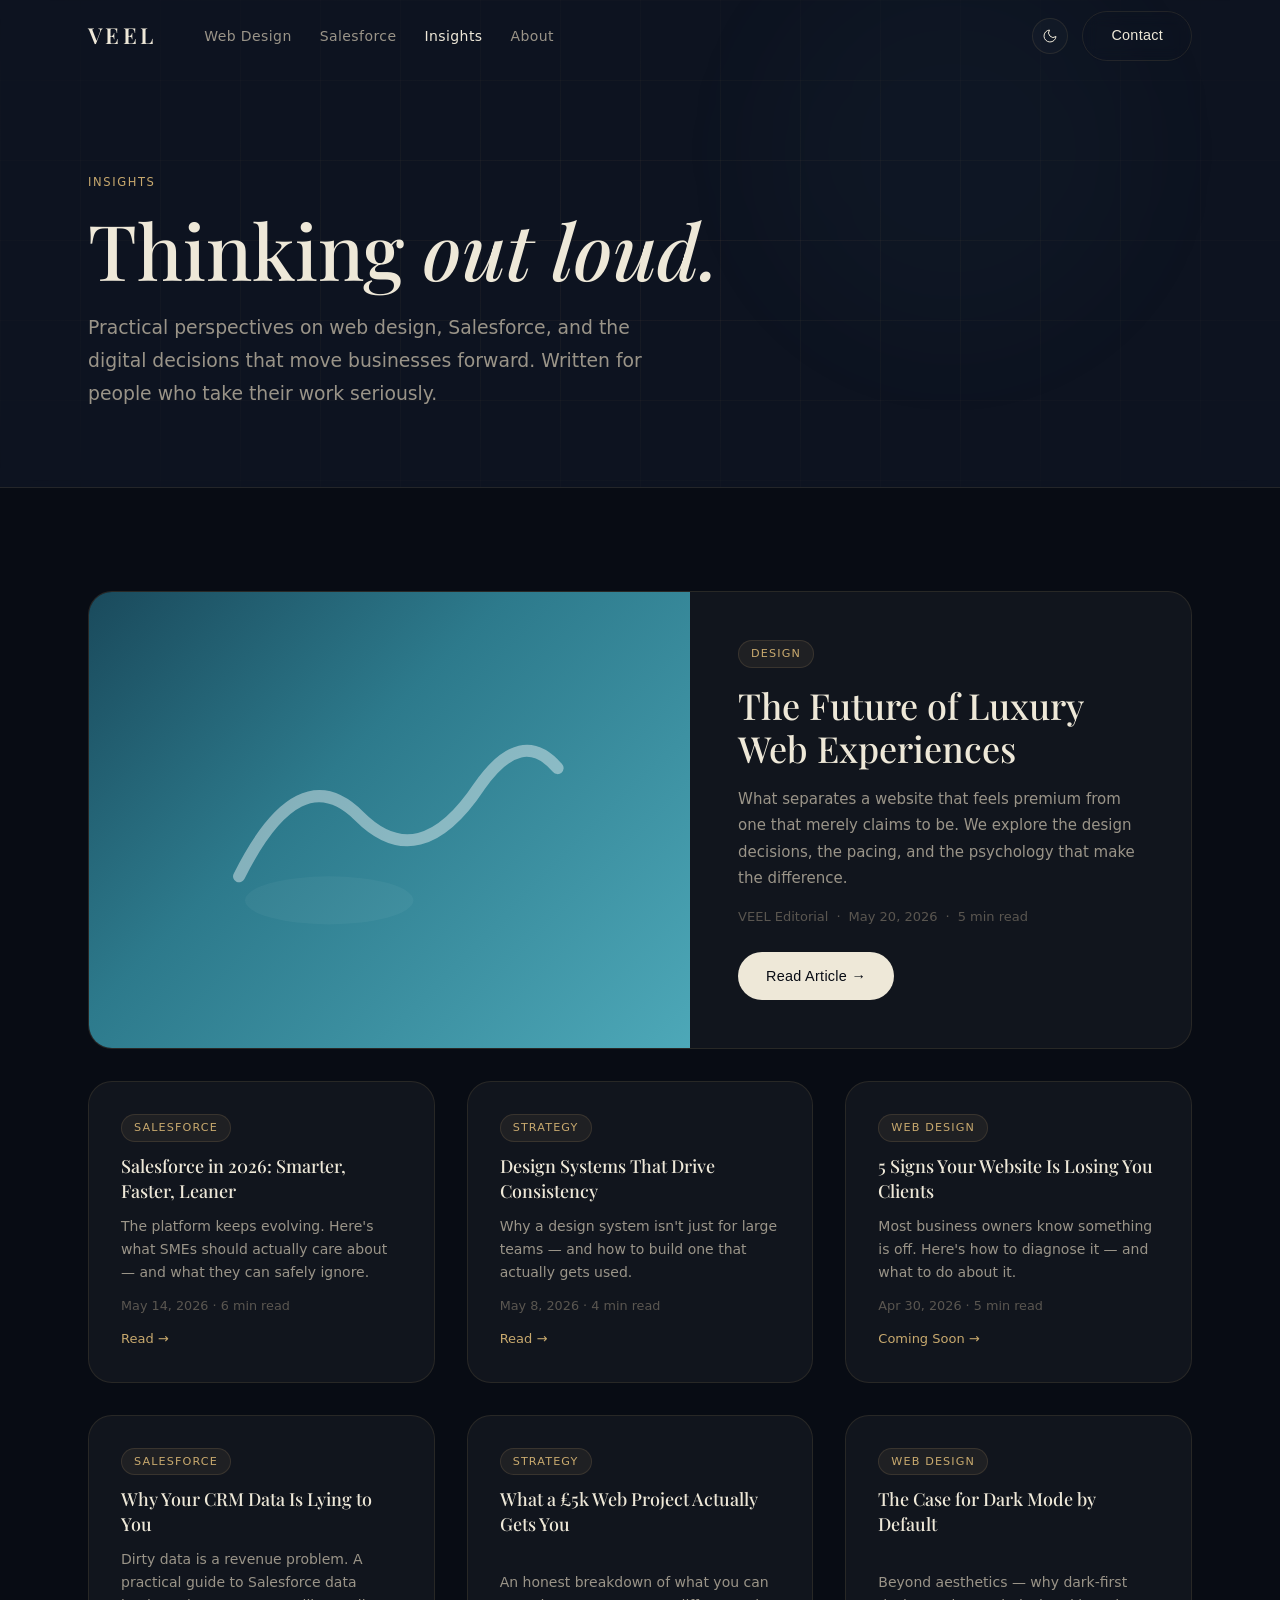
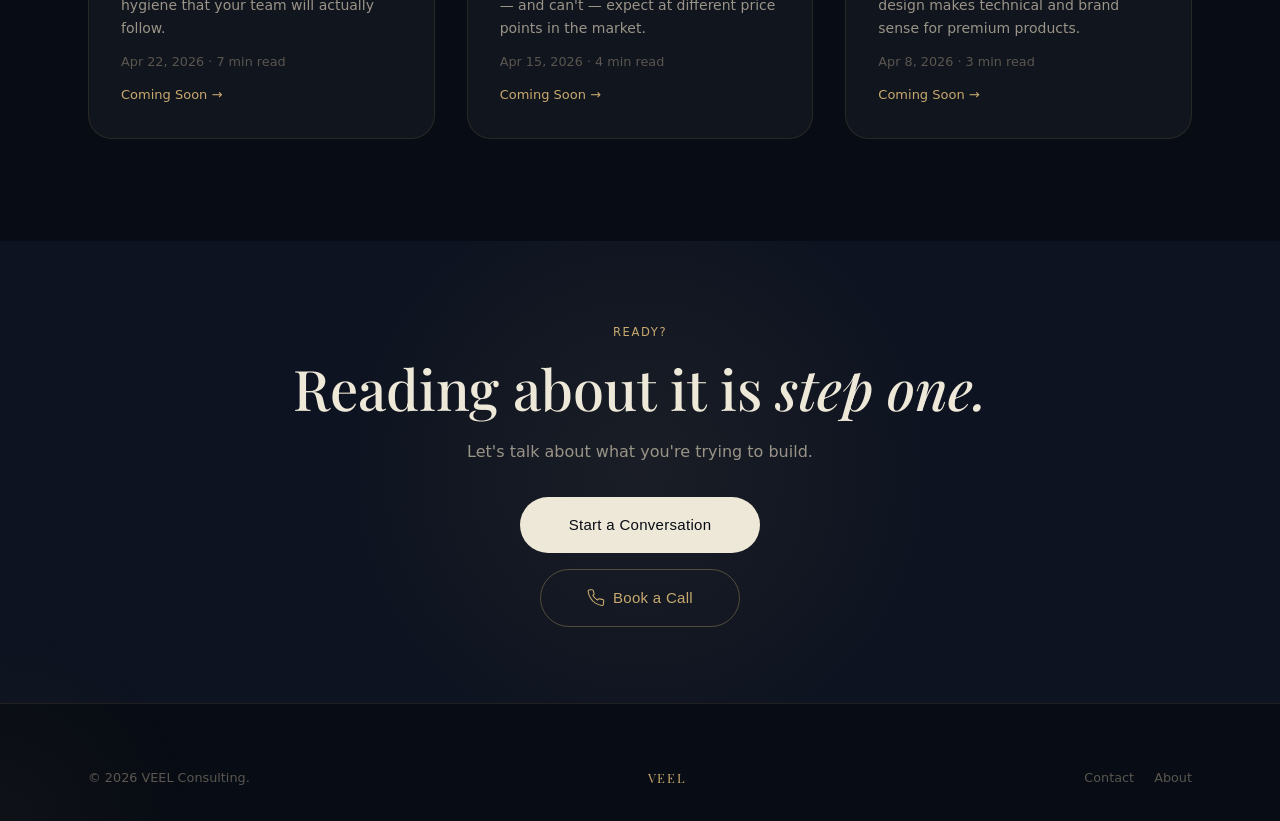
<file: insights/index.html>
<!DOCTYPE html>
<html lang="en" data-theme="dark">
<head>
  <meta charset="UTF-8" /><meta name="viewport" content="width=device-width, initial-scale=1.0, maximum-scale=5.0, viewport-fit=cover" />
  <title>Insights — VEEL Consulting</title>
  <link rel="icon" type="image/svg+xml" href="../favicon.svg" />
  <meta property="og:title" content="Insights — VEEL Consulting" />
  <meta property="og:description" content="Expert thinking on web design, Salesforce, and digital strategy for ambitious businesses." />
  <meta property="og:type" content="website" />
  <meta property="og:url" content="https://veelconsulting.github.io/insights/" />
  <meta name="twitter:card" content="summary_large_image" />
  <meta name="twitter:title" content="Insights — VEEL Consulting" />
  <meta name="twitter:description" content="Expert thinking on web design, Salesforce, and digital strategy for ambitious businesses." />
  <meta name="description" content="Expert thinking on web design, Salesforce, and digital strategy for ambitious businesses." />
  <link rel="preconnect" href="https://fonts.googleapis.com" />
  <link rel="preconnect" href="https://fonts.gstatic.com" crossorigin />
  <link href="https://fonts.googleapis.com/css2?family=Playfair+Display:ital,wght@0,400;0,500;0,600;0,700;1,400;1,500&family=Satoshi:wght@300;400;500;600&display=swap" rel="stylesheet" />
  <link rel="stylesheet" href="../css/style.css" />
</head>
<body>
  <nav class="nav" id="nav">
    <div class="nav__inner">
      <a href="../index.html" class="nav__logo"><span>VEEL</span></a>
      <ul class="nav__links">
        <li><a href="../web-design/index.html">Web Design</a></li>
        <li><a href="../salesforce/index.html">Salesforce</a></li>
        <li><a href="../insights/index.html" style="color:var(--c-text)">Insights</a></li>
        <li><a href="../about/index.html">About</a></li>
      </ul>
      <div class="nav__actions">
        <button class="theme-toggle" id="themeToggle" aria-label="Toggle theme">
          <span class="theme-toggle__icon">
            <svg class="icon-sun" viewBox="0 0 24 24" fill="none" stroke="currentColor" stroke-width="1.5"><circle cx="12" cy="12" r="4"/><path d="M12 2v2M12 20v2M4.93 4.93l1.41 1.41M17.66 17.66l1.41 1.41M2 12h2M20 12h2M6.34 17.66l-1.41 1.41M19.07 4.93l-1.41 1.41"/></svg>
            <svg class="icon-moon" viewBox="0 0 24 24" fill="none" stroke="currentColor" stroke-width="1.5"><path d="M21 12.79A9 9 0 1 1 11.21 3 7 7 0 0 0 21 12.79z"/></svg>
          </span>
        </button>
        <a href="../contact/index.html" class="btn btn--outline">Contact</a>
      </div>
      <button class="nav__burger" id="navBurger" aria-label="Menu"><span></span><span></span><span></span></button>
    </div>

  </nav>

    <div class="nav__mobile" id="navMobile">
      <ul>
        <li><a href="../web-design/index.html">Web Design</a></li>
        <li><a href="../salesforce/index.html">Salesforce</a></li>
        <li><a href="../insights/index.html">Insights</a></li>
        <li><a href="../about/index.html">About</a></li>
        <li><a href="../contact/index.html">Contact</a></li>
      </ul>
    </div>

  <section class="page-hero section" style="background:var(--c-bg-2);border-bottom:var(--glass-border);">
    <div class="hero__bg" style="position:absolute;inset:0;pointer-events:none;"><div class="hero__orb hero__orb--1" style="opacity:.35;"></div><div class="hero__grid"></div></div>
    <div class="container" style="position:relative;z-index:2;">
      <div class="page-hero__inner reveal">
        <span class="section__label">Insights</span>
        <h1 class="page-hero__title">Thinking <em>out loud.</em></h1>
        <p class="page-hero__sub">Practical perspectives on web design, Salesforce, and the digital decisions that move businesses forward. Written for people who take their work seriously.</p>
      </div>
    </div>
  </section>

  <section class="section">
    <div class="container">
      <!-- FEATURED -->
      <div class="insights-hero-card reveal">
        <div class="insights-hero-card__img">
          <div class="work-card__placeholder wp--ocean" style="height:100%;min-height:300px;">
            <div class="wp__inner"><svg viewBox="0 0 60 40" fill="none"><path d="M5 30 Q15 10 25 20 Q35 30 45 15 Q52 5 58 12" stroke="white" stroke-width="2" stroke-linecap="round" fill="none" opacity=".6"/><ellipse cx="20" cy="34" rx="14" ry="4" fill="white" opacity=".06"/></svg></div>
          </div>
        </div>
        <div class="insights-hero-card__content">
          <span class="insight-card__cat">Design</span>
          <h2 class="insights-hero-card__title"><a href="luxury-web-experiences.html">The Future of Luxury Web Experiences</a></h2>
          <p class="insights-hero-card__excerpt">What separates a website that feels premium from one that merely claims to be. We explore the design decisions, the pacing, and the psychology that make the difference.</p>
          <div class="article-byline">
            <span>VEEL Editorial</span>
            <span class="sep">·</span>
            <span>May 20, 2026</span>
            <span class="sep">·</span>
            <span>5 min read</span>
          </div>
          <a href="luxury-web-experiences.html" class="btn btn--primary" style="align-self:flex-start;margin-top:.5rem;">Read Article →</a>
        </div>
      </div>

      <!-- GRID -->
      <div class="insights-grid-secondary" style="margin-top:var(--gap);">
        <div class="insight-list-card reveal reveal--delay-1">
          <span class="insight-card__cat">Salesforce</span>
          <div class="insight-list-card__title"><a href="salesforce-2026.html">Salesforce in 2026: Smarter, Faster, Leaner</a></div>
          <p style="font-size:.875rem;color:var(--c-text-2);line-height:1.65;">The platform keeps evolving. Here's what SMEs should actually care about — and what they can safely ignore.</p>
          <div class="insight-list-card__meta">May 14, 2026 · 6 min read</div>
          <a href="salesforce-2026.html" class="insight-list-card__read">Read →</a>
        </div>
        <div class="insight-list-card reveal reveal--delay-2">
          <span class="insight-card__cat">Strategy</span>
          <div class="insight-list-card__title"><a href="design-systems.html">Design Systems That Drive Consistency</a></div>
          <p style="font-size:.875rem;color:var(--c-text-2);line-height:1.65;">Why a design system isn't just for large teams — and how to build one that actually gets used.</p>
          <div class="insight-list-card__meta">May 8, 2026 · 4 min read</div>
          <a href="design-systems.html" class="insight-list-card__read">Read →</a>
        </div>
        <div class="insight-list-card reveal reveal--delay-3">
          <span class="insight-card__cat">Web Design</span>
          <div class="insight-list-card__title"><a href="../contact/index.html">5 Signs Your Website Is Losing You Clients</a></div>
          <p style="font-size:.875rem;color:var(--c-text-2);line-height:1.65;">Most business owners know something is off. Here's how to diagnose it — and what to do about it.</p>
          <div class="insight-list-card__meta">Apr 30, 2026 · 5 min read</div>
          <a href="../contact/index.html" class="insight-list-card__read">Coming Soon →</a>
        </div>
        <div class="insight-list-card reveal reveal--delay-1">
          <span class="insight-card__cat">Salesforce</span>
          <div class="insight-list-card__title"><a href="../contact/index.html">Why Your CRM Data Is Lying to You</a></div>
          <p style="font-size:.875rem;color:var(--c-text-2);line-height:1.65;">Dirty data is a revenue problem. A practical guide to Salesforce data hygiene that your team will actually follow.</p>
          <div class="insight-list-card__meta">Apr 22, 2026 · 7 min read</div>
          <a href="../contact/index.html" class="insight-list-card__read">Coming Soon →</a>
        </div>
        <div class="insight-list-card reveal reveal--delay-2">
          <span class="insight-card__cat">Strategy</span>
          <div class="insight-list-card__title"><a href="../contact/index.html">What a £5k Web Project Actually Gets You</a></div>
          <p style="font-size:.875rem;color:var(--c-text-2);line-height:1.65;">An honest breakdown of what you can — and can't — expect at different price points in the market.</p>
          <div class="insight-list-card__meta">Apr 15, 2026 · 4 min read</div>
          <a href="../contact/index.html" class="insight-list-card__read">Coming Soon →</a>
        </div>
        <div class="insight-list-card reveal reveal--delay-3">
          <span class="insight-card__cat">Web Design</span>
          <div class="insight-list-card__title"><a href="../contact/index.html">The Case for Dark Mode by Default</a></div>
          <p style="font-size:.875rem;color:var(--c-text-2);line-height:1.65;">Beyond aesthetics — why dark-first design makes technical and brand sense for premium products.</p>
          <div class="insight-list-card__meta">Apr 8, 2026 · 3 min read</div>
          <a href="../contact/index.html" class="insight-list-card__read">Coming Soon →</a>
        </div>
      </div>
    </div>
  </section>

  <section class="cta-banner section" style="padding:clamp(3rem,6vw,5rem) 0;">
    <div class="cta-banner__bg"><div class="cta-banner__orb"></div></div>
    <div class="container">
      <div class="cta-banner__inner reveal">
        <span class="section__label">Ready?</span>
        <h2 class="cta-banner__title" style="font-size:clamp(2rem,5vw,3.5rem);">Reading about it is <em>step one.</em></h2>
        <p>Let's talk about what you're trying to build.</p>
        <div class="cta-banner__actions">
          <a href="../contact/index.html" class="btn btn--primary btn--large">Start a Conversation</a>
          <a href="https://calendly.com/veelconsultinginfo/website-consultation" class="btn btn--call btn--large"><svg viewBox="0 0 24 24" fill="none" stroke="currentColor" stroke-width="1.5" width="18" height="18"><path d="M22 16.92v3a2 2 0 0 1-2.18 2 19.79 19.79 0 0 1-8.63-3.07A19.5 19.5 0 0 1 4.69 12a19.79 19.79 0 0 1-3.07-8.67A2 2 0 0 1 3.61 1h3a2 2 0 0 1 2 1.72c.127.96.361 1.903.7 2.81a2 2 0 0 1-.45 2.11L7.91 8.6a16 16 0 0 0 6 6l.96-.96a2 2 0 0 1 2.11-.45c.907.339 1.85.573 2.81.7A2 2 0 0 1 22 16.92z"/></svg>Book a Call</a>
        </div>
      </div>
    </div>
  </section>
  <footer class="footer"><div class="container"><div class="footer__bottom" style="padding-top:0;border-top:none;"><span>© 2026 VEEL Consulting.</span><a href="../index.html" style="color:var(--c-gold);font-family:'Playfair Display',serif;letter-spacing:.12em;">VEEL</a><div class="footer__legal"><a href="../contact/index.html">Contact</a><a href="../about/index.html">About</a></div></div></div></footer>
  <script src="../js/main.js"></script>
</body>
</html>
</file>
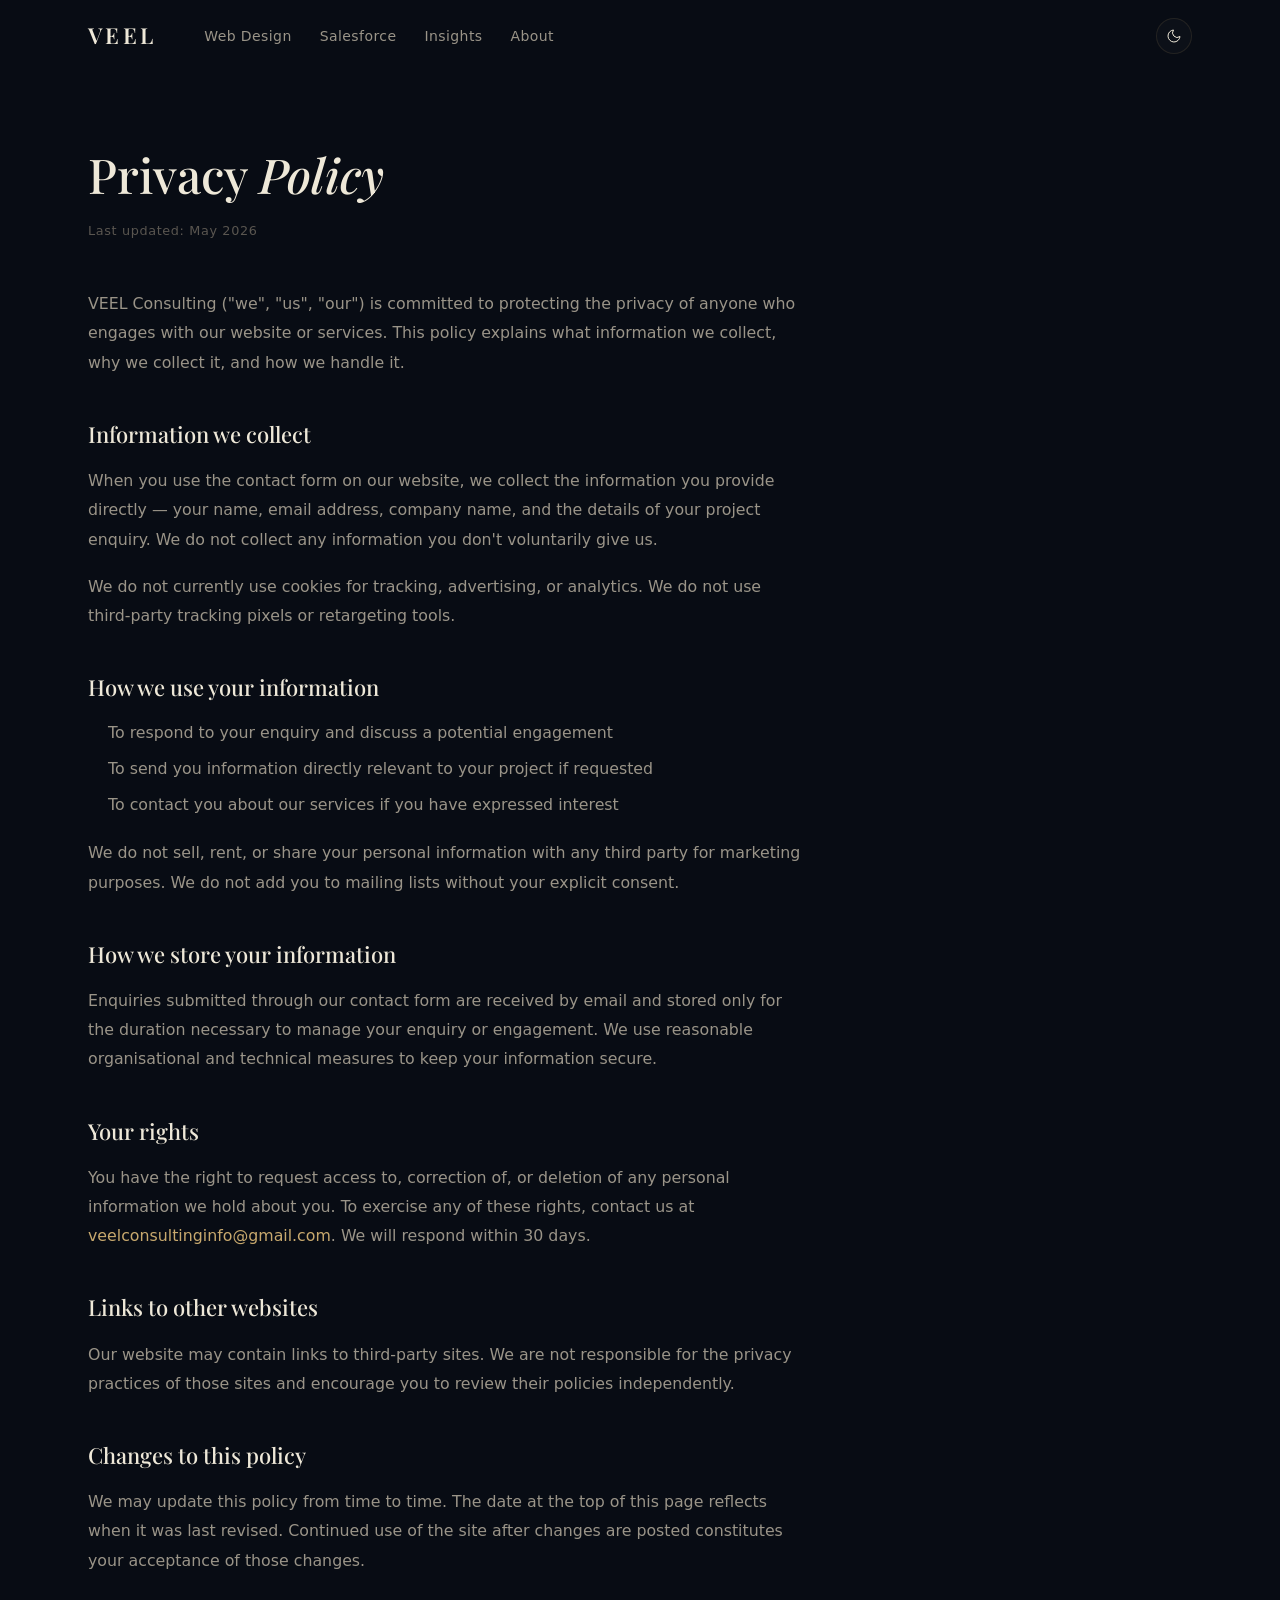
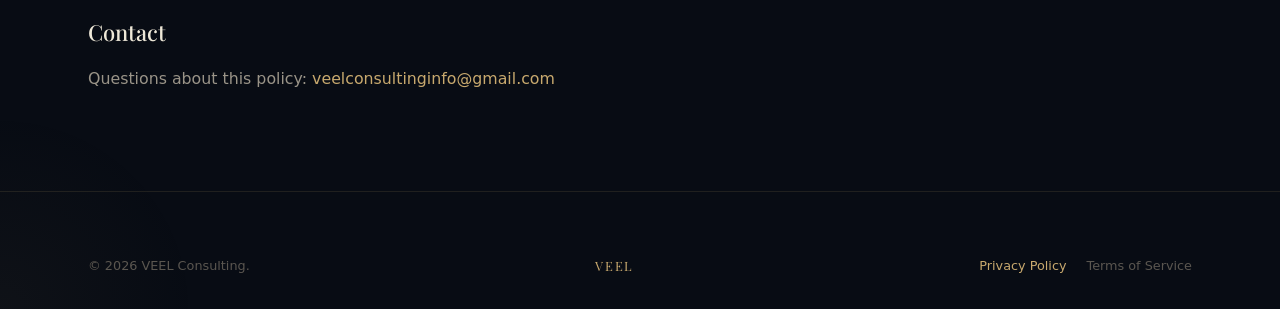
<file: privacy/index.html>
<!DOCTYPE html>
<html lang="en" data-theme="dark">
<head>
  <meta charset="UTF-8" /><meta name="viewport" content="width=device-width, initial-scale=1.0" />
  <title>Privacy Policy — VEEL Consulting</title>
  <meta property="og:title" content="Privacy Policy — VEEL Consulting" />
  <meta property="og:description" content="How VEEL Consulting collects, uses, and protects your personal information." />
  <meta property="og:type" content="website" />
  <meta property="og:url" content="https://veelconsulting.github.io/privacy/" />
  <meta name="twitter:card" content="summary_large_image" />
  <link rel="icon" type="image/svg+xml" href="../favicon.svg" />
  <meta name="description" content="How VEEL Consulting collects, uses, and protects your personal information." />
  <link rel="preconnect" href="https://fonts.googleapis.com" />
  <link rel="preconnect" href="https://fonts.gstatic.com" crossorigin />
  <link href="https://fonts.googleapis.com/css2?family=Playfair+Display:ital,wght@0,400;0,500;0,600;0,700;1,400;1,500&family=Satoshi:wght@300;400;500;600&display=swap" rel="stylesheet" />
  <link rel="stylesheet" href="../css/style.css" />
  <style>
    .legal-body { padding: calc(var(--nav-h) + 4rem) 0 5rem; }
    .legal-content { max-width: 720px; }
    .legal-content h1 { font-family:'Playfair Display',serif; font-size:clamp(2rem,5vw,3rem); font-weight:500; margin-bottom:.5rem; }
    .legal-content .updated { font-size:.8rem; color:var(--c-text-3); letter-spacing:.05em; margin-bottom:3rem; display:block; }
    .legal-content h2 { font-family:'Playfair Display',serif; font-size:1.375rem; font-weight:500; margin:2.5rem 0 .875rem; }
    .legal-content p { color:var(--c-text-2); line-height:1.85; margin-bottom:1.125rem; font-size:.9875rem; }
    .legal-content ul { margin:0 0 1.25rem 1.25rem; color:var(--c-text-2); }
    .legal-content li { line-height:1.75; margin-bottom:.5rem; font-size:.9875rem; }
    .legal-content a { color:var(--c-gold); }
  </style>
</head>
<body>
  <nav class="nav scrolled" id="nav">
    <div class="nav__inner">
      <a href="../index.html" class="nav__logo"><span>VEEL</span></a>
      <ul class="nav__links">
        <li><a href="../web-design/index.html">Web Design</a></li>
        <li><a href="../salesforce/index.html">Salesforce</a></li>
        <li><a href="../insights/index.html">Insights</a></li>
        <li><a href="../about/index.html">About</a></li>
      </ul>
      <div class="nav__actions">
        <button class="theme-toggle" id="themeToggle" aria-label="Toggle theme">
          <span class="theme-toggle__icon">
            <svg class="icon-sun" viewBox="0 0 24 24" fill="none" stroke="currentColor" stroke-width="1.5"><circle cx="12" cy="12" r="4"/><path d="M12 2v2M12 20v2M4.93 4.93l1.41 1.41M17.66 17.66l1.41 1.41M2 12h2M20 12h2M6.34 17.66l-1.41 1.41M19.07 4.93l-1.41 1.41"/></svg>
            <svg class="icon-moon" viewBox="0 0 24 24" fill="none" stroke="currentColor" stroke-width="1.5"><path d="M21 12.79A9 9 0 1 1 11.21 3 7 7 0 0 0 21 12.79z"/></svg>
          </span>
        </button>
      </div>
      <button class="nav__burger" id="navBurger" aria-label="Menu"><span></span><span></span><span></span></button>
    </div>
    <div class="nav__mobile" id="navMobile">
      <ul>
        <li><a href="../web-design/index.html">Web Design</a></li>
        <li><a href="../salesforce/index.html">Salesforce</a></li>
        <li><a href="../insights/index.html">Insights</a></li>
        <li><a href="../about/index.html">About</a></li>
      </ul>
    </div>
  </nav>
  <div class="legal-body">
    <div class="container">
      <div class="legal-content">
        <h1>Privacy <em>Policy</em></h1>
        <span class="updated">Last updated: May 2026</span>
        <p>VEEL Consulting ("we", "us", "our") is committed to protecting the privacy of anyone who engages with our website or services. This policy explains what information we collect, why we collect it, and how we handle it.</p>
        <h2>Information we collect</h2>
        <p>When you use the contact form on our website, we collect the information you provide directly — your name, email address, company name, and the details of your project enquiry. We do not collect any information you don't voluntarily give us.</p>
        <p>We do not currently use cookies for tracking, advertising, or analytics. We do not use third-party tracking pixels or retargeting tools.</p>
        <h2>How we use your information</h2>
        <ul>
          <li>To respond to your enquiry and discuss a potential engagement</li>
          <li>To send you information directly relevant to your project if requested</li>
          <li>To contact you about our services if you have expressed interest</li>
        </ul>
        <p>We do not sell, rent, or share your personal information with any third party for marketing purposes. We do not add you to mailing lists without your explicit consent.</p>
        <h2>How we store your information</h2>
        <p>Enquiries submitted through our contact form are received by email and stored only for the duration necessary to manage your enquiry or engagement. We use reasonable organisational and technical measures to keep your information secure.</p>
        <h2>Your rights</h2>
        <p>You have the right to request access to, correction of, or deletion of any personal information we hold about you. To exercise any of these rights, contact us at <a href="mailto:veelconsultinginfo@gmail.com">veelconsultinginfo@gmail.com</a>. We will respond within 30 days.</p>
        <h2>Links to other websites</h2>
        <p>Our website may contain links to third-party sites. We are not responsible for the privacy practices of those sites and encourage you to review their policies independently.</p>
        <h2>Changes to this policy</h2>
        <p>We may update this policy from time to time. The date at the top of this page reflects when it was last revised. Continued use of the site after changes are posted constitutes your acceptance of those changes.</p>
        <h2>Contact</h2>
        <p>Questions about this policy: <a href="mailto:veelconsultinginfo@gmail.com">veelconsultinginfo@gmail.com</a></p>
      </div>
    </div>
  </div>
  <footer class="footer"><div class="container"><div class="footer__bottom" style="padding-top:0;border-top:none;"><span>© 2026 VEEL Consulting.</span><a href="../index.html" style="color:var(--c-gold);font-family:'Playfair Display',serif;letter-spacing:.12em;">VEEL</a><div class="footer__legal"><a href="../privacy/index.html" style="color:var(--c-gold);">Privacy Policy</a><a href="../terms/index.html">Terms of Service</a></div></div></div></footer>
  <script src="../js/main.js"></script>
</body>
</html>
</file>
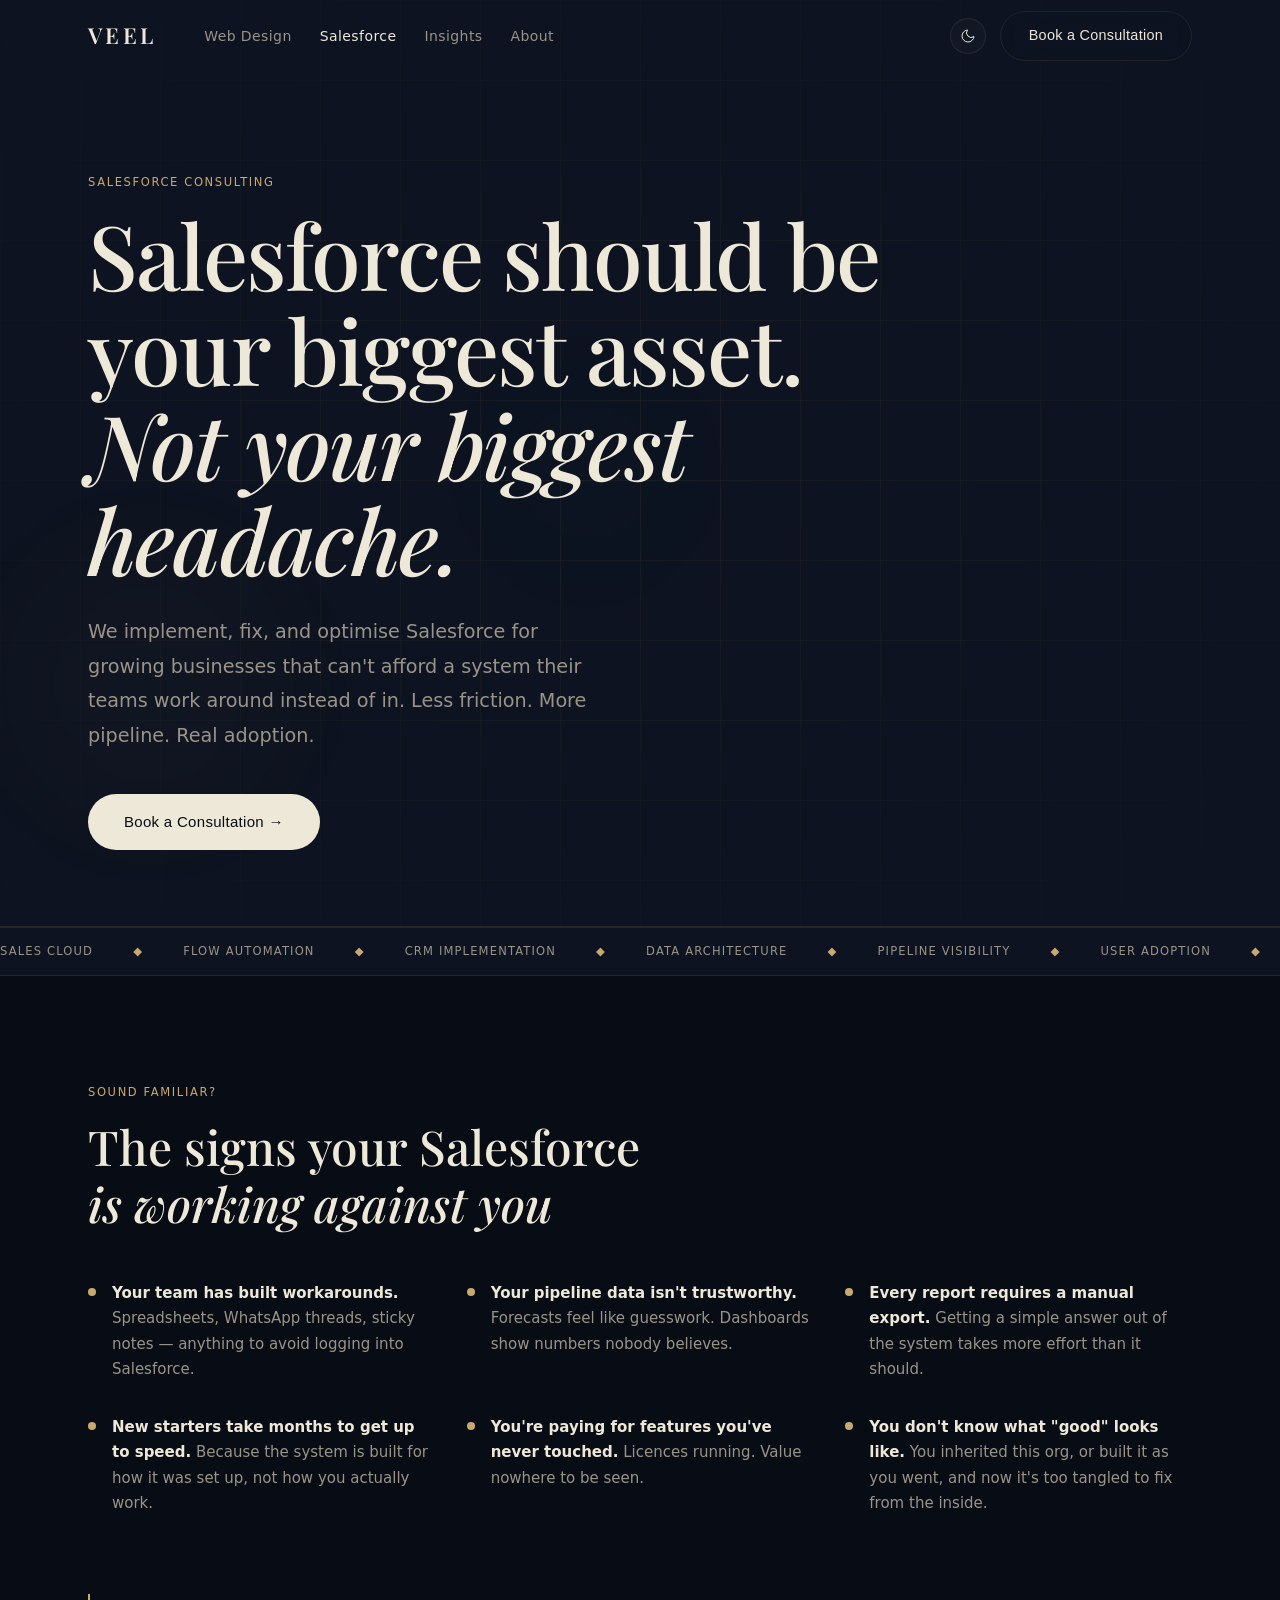
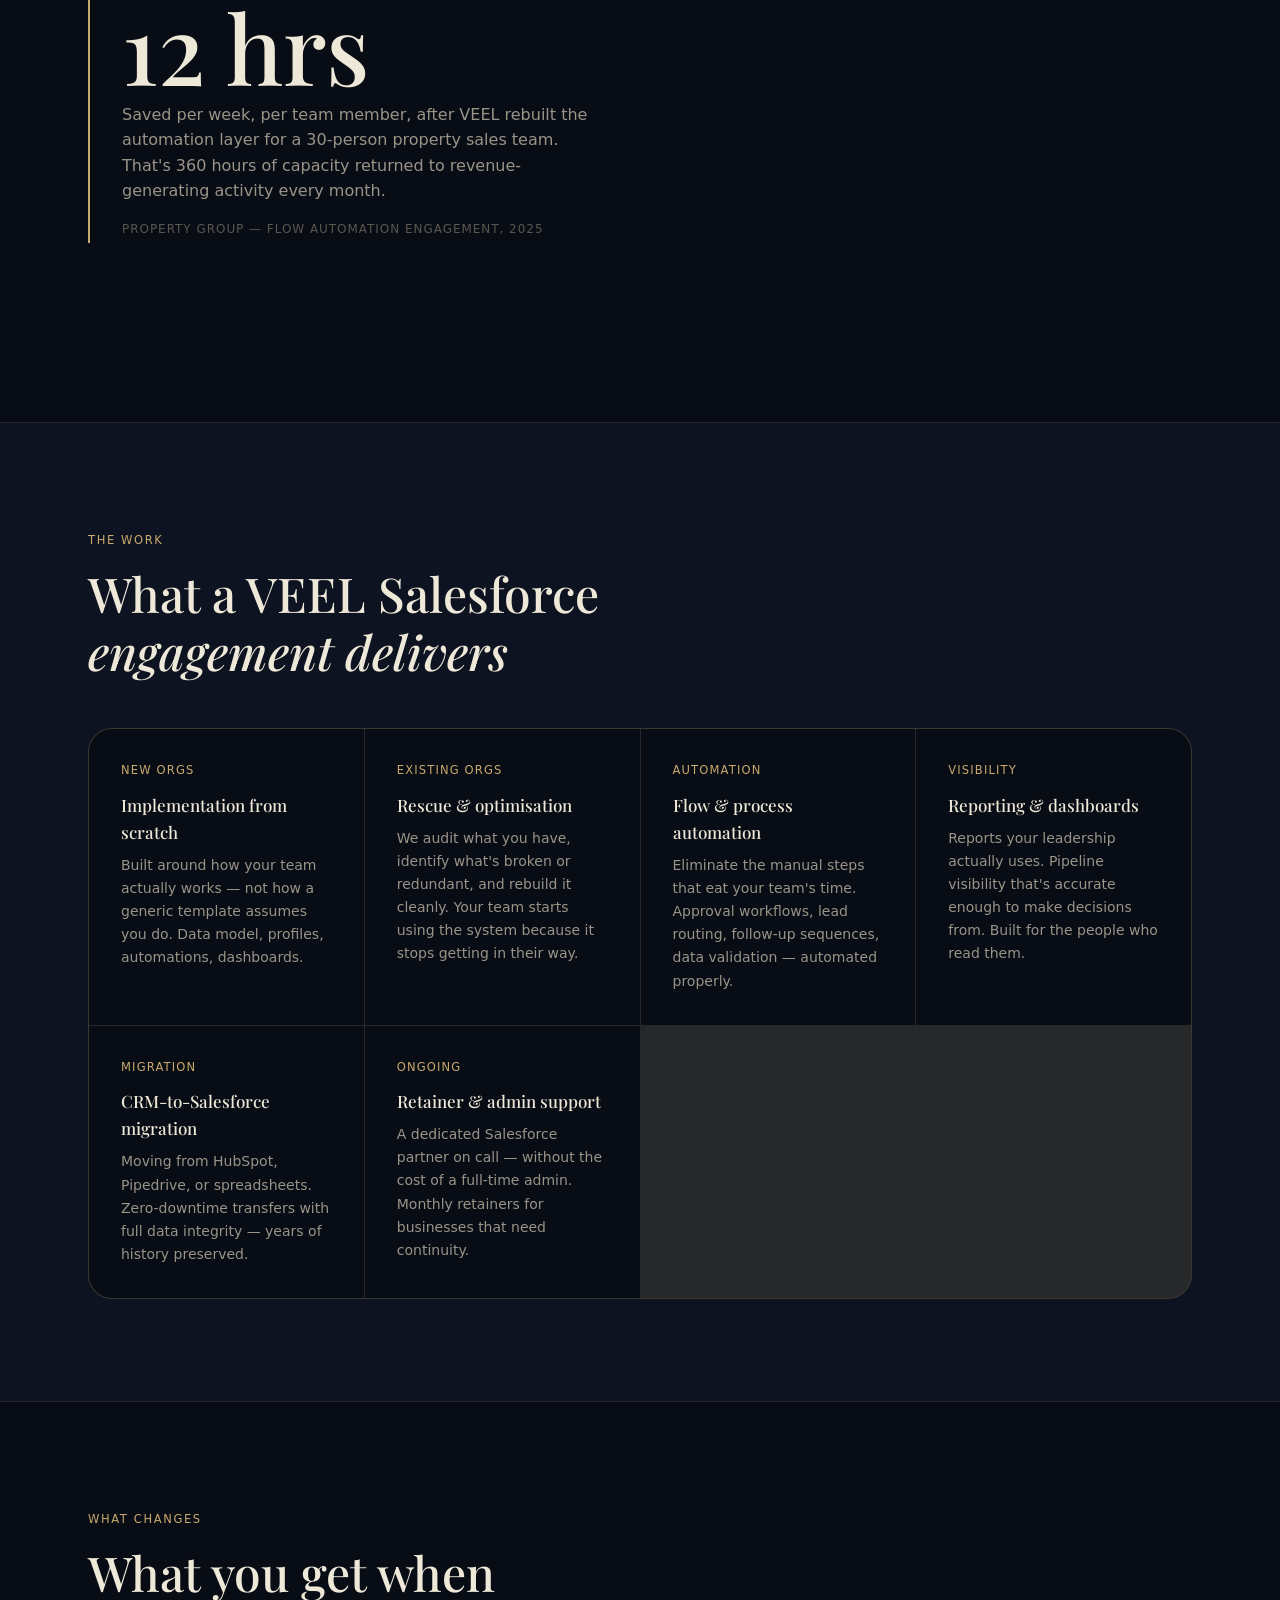
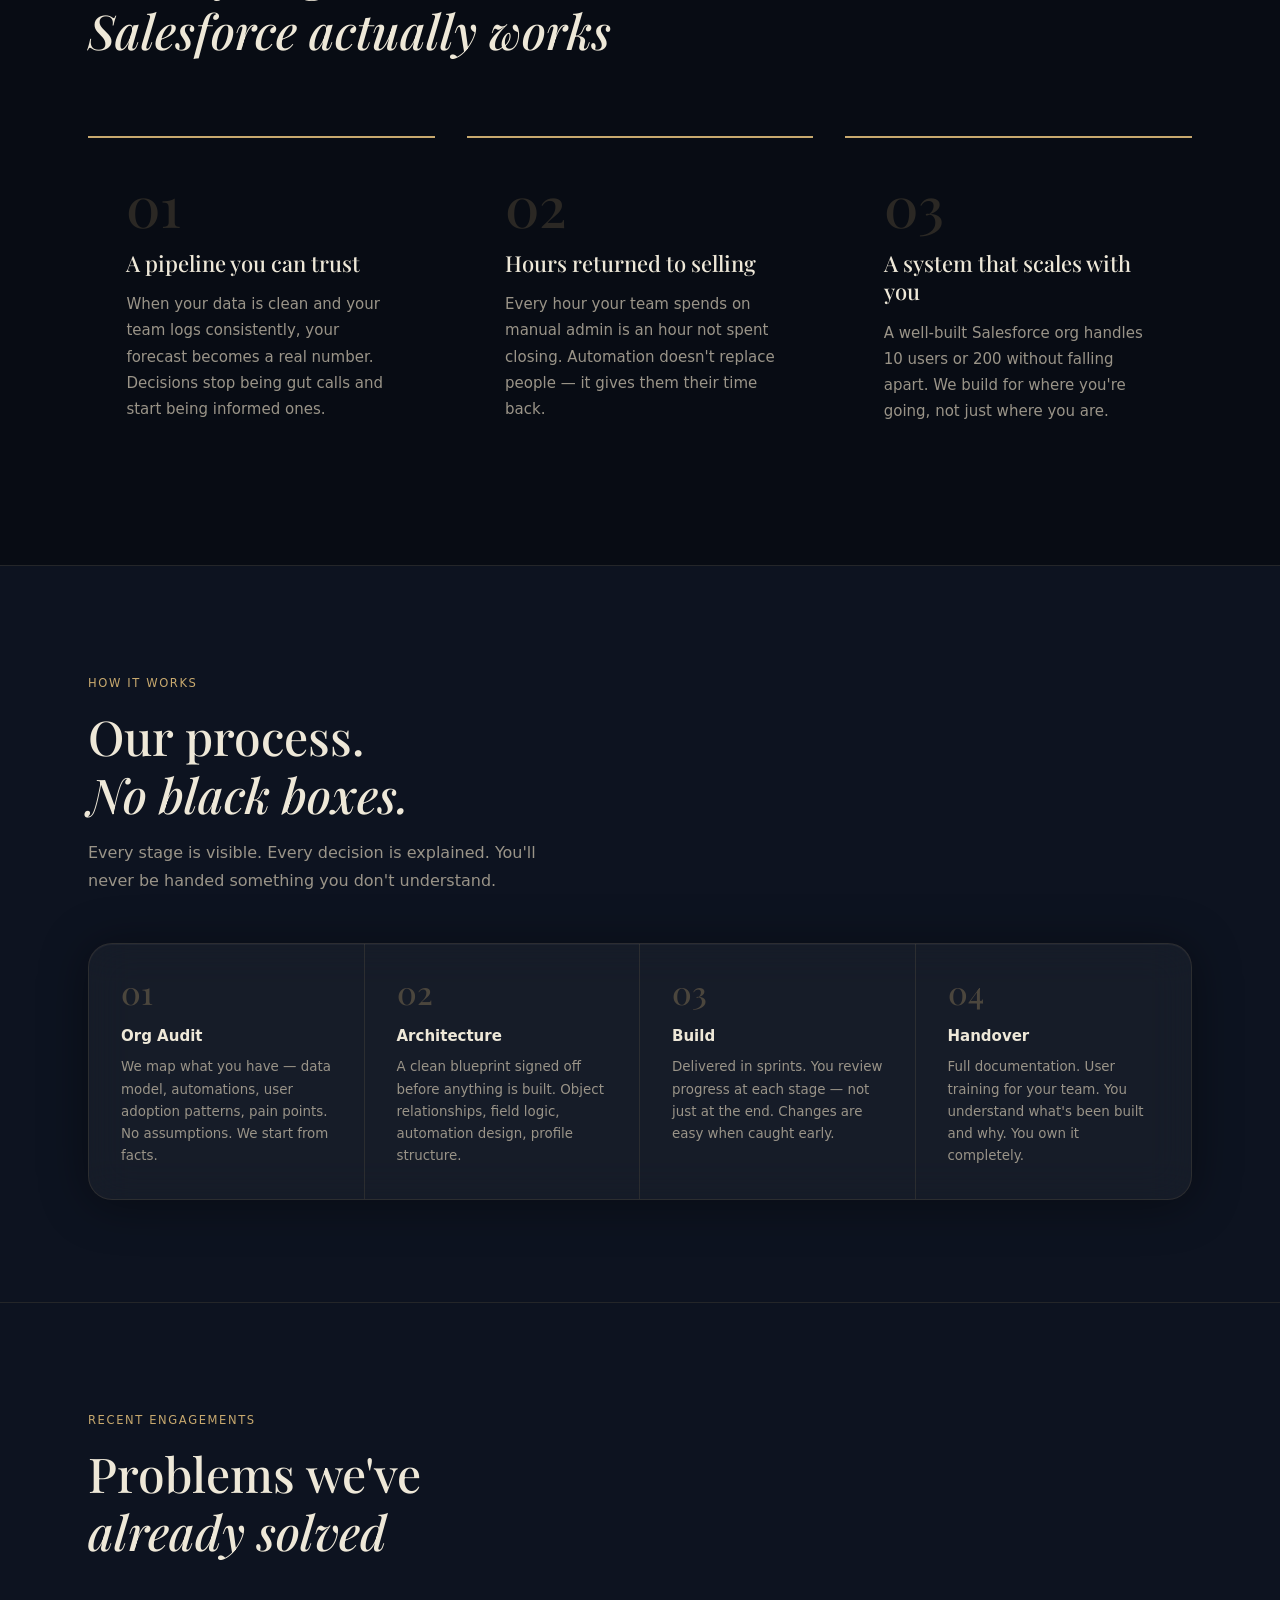
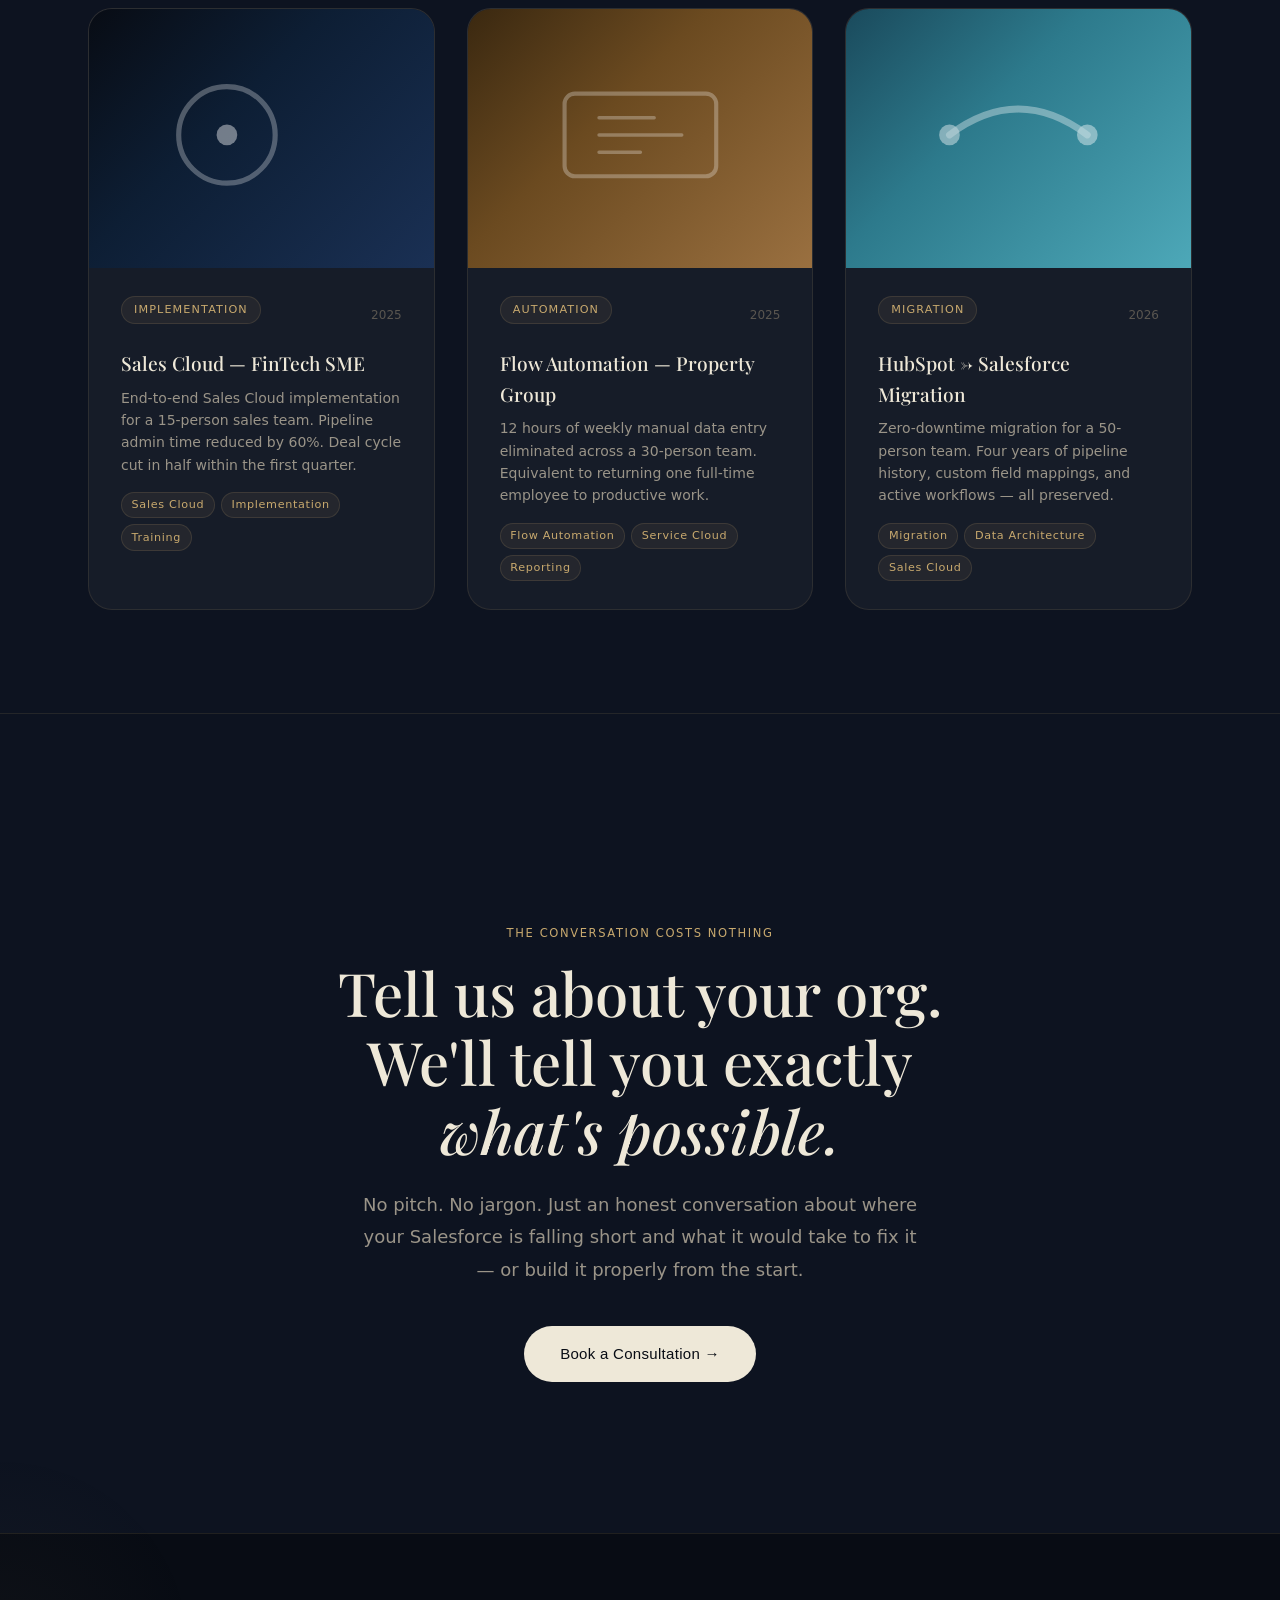
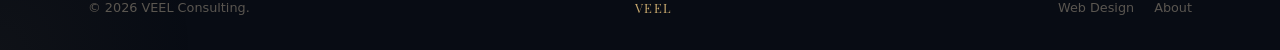
<file: salesforce/index.html>
<!DOCTYPE html>
<html lang="en" data-theme="dark">
<head>
  <meta charset="UTF-8" /><meta name="viewport" content="width=device-width, initial-scale=1.0, maximum-scale=5.0, viewport-fit=cover" />
  <title>Salesforce Consulting — VEEL Consulting</title>
  <link rel="icon" type="image/svg+xml" href="../favicon.svg" />
  <meta property="og:title" content="Salesforce Consulting — VEEL Consulting" />
  <meta property="og:description" content="Salesforce that actually works — for businesses tired of paying for a system their team does not use." />
  <meta property="og:type" content="website" />
  <meta property="og:url" content="https://veelconsulting.github.io/salesforce/" />
  <meta name="twitter:card" content="summary_large_image" />
  <meta name="twitter:title" content="Salesforce Consulting — VEEL Consulting" />
  <meta name="twitter:description" content="Salesforce that actually works — for businesses tired of paying for a system their team does not use." />
  <meta name="description" content="Salesforce that actually works — for businesses that are tired of paying for a system their team doesn't use." />
  <link rel="preconnect" href="https://fonts.googleapis.com" />
  <link rel="preconnect" href="https://fonts.gstatic.com" crossorigin />
  <link href="https://fonts.googleapis.com/css2?family=Playfair+Display:ital,wght@0,400;0,500;0,600;0,700;1,400;1,500&family=Satoshi:wght@300;400;500;600&display=swap" rel="stylesheet" />
  <link rel="stylesheet" href="../css/style.css" />
  <style>
    .pillars {
      display: grid;
      grid-template-columns: repeat(auto-fit, minmax(min(260px,100%), 1fr));
      gap: var(--gap);
      margin-top: clamp(3rem, 6vw, 5rem);
    }
    .pillar { padding: clamp(1.75rem, 3vw, 2.5rem); border-top: 2px solid var(--c-gold); }
    .pillar__num { font-family:'Playfair Display',serif; font-size:3.5rem; font-weight:500; color:var(--c-gold); opacity:.18; line-height:1; margin-bottom:1rem; display:block; }
    .pillar h3 { font-family:'Playfair Display',serif; font-size:clamp(1.125rem,2.5vw,1.375rem); font-weight:500; margin-bottom:.875rem; line-height:1.3; }
    .pillar p { font-size:.9375rem; color:var(--c-text-2); line-height:1.75; }

    .result-block { border-left:2px solid var(--c-gold); padding:.25rem 0 .25rem 2rem; margin:clamp(3rem,6vw,5rem) 0; }
    .result-block__stat { font-family:'Playfair Display',serif; font-size:clamp(3rem,8vw,6rem); font-weight:500; color:var(--c-text); line-height:1; margin-bottom:.5rem; }
    .result-block__context { font-size:1rem; color:var(--c-text-2); line-height:1.6; max-width:480px; }
    .result-block__source { font-size:.75rem; letter-spacing:.08em; text-transform:uppercase; color:var(--c-text-3); margin-top:1rem; }

    .build-grid { display:grid; grid-template-columns:repeat(auto-fit,minmax(min(220px,100%),1fr)); gap:1px; background:var(--c-border); border:var(--glass-border); border-radius:var(--radius-lg); overflow:hidden; margin-top:clamp(2rem,4vw,3rem); }
    .build-item { background:var(--c-bg); padding:clamp(1.5rem,3vw,2rem); transition:background 0.3s; }
    .build-item:hover { background:var(--c-surface); }
    .build-item__label { font-size:.72rem; letter-spacing:.1em; text-transform:uppercase; color:var(--c-gold); margin-bottom:.75rem; display:block; }
    .build-item h4 { font-family:'Playfair Display',serif; font-size:1.0625rem; font-weight:500; margin-bottom:.5rem; }
    .build-item p { font-size:.875rem; color:var(--c-text-2); line-height:1.65; }

    .process-horizontal { display:grid; grid-template-columns:repeat(auto-fit,minmax(min(180px,100%),1fr)); gap:0; margin-top:clamp(2rem,4vw,3rem); counter-reset:steps; }
    .ph-step { padding:clamp(1.5rem,3vw,2rem); border-right:var(--glass-border); counter-increment:steps; }
    .ph-step:last-child { border-right:none; }
    @media (max-width:640px) { .ph-step { border-right:none; border-bottom:var(--glass-border); } .ph-step:last-child { border-bottom:none; } }
    .ph-step__num { font-family:'Playfair Display',serif; font-size:2rem; font-weight:500; color:var(--c-gold); opacity:.3; line-height:1; margin-bottom:1rem; }
    .ph-step h4 { font-size:.9375rem; font-weight:600; margin-bottom:.5rem; }
    .ph-step p { font-size:.8375rem; color:var(--c-text-2); line-height:1.65; }

    .closing-statement { max-width:760px; margin:0 auto; text-align:center; padding:clamp(4rem,8vw,7rem) 0 clamp(2rem,4vw,3rem); }
    .closing-statement h2 { font-family:'Playfair Display',serif; font-size:clamp(2rem,5vw,3.75rem); font-weight:500; line-height:1.15; margin-bottom:1.5rem; }
    .closing-statement p { font-size:clamp(1rem,2vw,1.125rem); color:var(--c-text-2); line-height:1.8; margin-bottom:2.5rem; max-width:560px; margin-left:auto; margin-right:auto; }

    /* Diagnosis list */
    .diagnosis {
      display: grid;
      grid-template-columns: repeat(auto-fit, minmax(min(280px,100%),1fr));
      gap: var(--gap);
      margin-top: clamp(2rem,4vw,3rem);
    }
    .diagnosis-item {
      display: flex;
      gap: 1rem;
      align-items: flex-start;
    }
    .diagnosis-item__dot {
      width: 8px; height: 8px;
      border-radius: 50%;
      background: var(--c-gold);
      flex-shrink: 0;
      margin-top: 0.45rem;
    }
    .diagnosis-item__text {
      font-size: 0.9375rem;
      color: var(--c-text-2);
      line-height: 1.7;
    }
    .diagnosis-item__text strong { color: var(--c-text); font-weight: 600; }
  </style>
</head>
<body>

  <nav class="nav" id="nav">
    <div class="nav__inner">
      <a href="../index.html" class="nav__logo"><span>VEEL</span></a>
      <ul class="nav__links">
        <li><a href="../web-design/index.html">Web Design</a></li>
        <li><a href="../salesforce/index.html" style="color:var(--c-text)">Salesforce</a></li>
        <li><a href="../insights/index.html">Insights</a></li>
        <li><a href="../about/index.html">About</a></li>
      </ul>
      <div class="nav__actions">
        <button class="theme-toggle" id="themeToggle" aria-label="Toggle theme">
          <span class="theme-toggle__icon">
            <svg class="icon-sun" viewBox="0 0 24 24" fill="none" stroke="currentColor" stroke-width="1.5"><circle cx="12" cy="12" r="4"/><path d="M12 2v2M12 20v2M4.93 4.93l1.41 1.41M17.66 17.66l1.41 1.41M2 12h2M20 12h2M6.34 17.66l-1.41 1.41M19.07 4.93l-1.41 1.41"/></svg>
            <svg class="icon-moon" viewBox="0 0 24 24" fill="none" stroke="currentColor" stroke-width="1.5"><path d="M21 12.79A9 9 0 1 1 11.21 3 7 7 0 0 0 21 12.79z"/></svg>
          </span>
        </button>
        <a href="../contact/index.html?service=salesforce" class="btn btn--outline">Book a Consultation</a>
      </div>
      <button class="nav__burger" id="navBurger" aria-label="Menu"><span></span><span></span><span></span></button>
    </div>
    <div class="nav__mobile" id="navMobile">
      <ul>
        <li><a href="../web-design/index.html">Web Design</a></li>
        <li><a href="../salesforce/index.html">Salesforce</a></li>
        <li><a href="../insights/index.html">Insights</a></li>
        <li><a href="../about/index.html">About</a></li>
        <li><a href="../contact/index.html?service=salesforce">Book a Consultation</a></li>
      </ul>
    </div>
  </nav>

  <!-- ── HERO ── -->
  <section class="page-hero section" style="background:var(--c-bg-2);border-bottom:var(--glass-border);min-height:70svh;display:flex;align-items:center;position:relative;overflow:hidden;width:100%;max-width:100%;">
    <div class="hero__bg" style="position:absolute;inset:0;pointer-events:none;">
      <div class="hero__orb hero__orb--2" style="opacity:.4;"></div>
      <div class="hero__orb hero__orb--3" style="opacity:.25;"></div>
      <div class="hero__grid"></div>
    </div>
    <div class="container" style="position:relative;z-index:2;width:100%;">
      <div class="reveal" style="max-width:860px;">
        <span class="section__label">Salesforce Consulting</span>
        <h1 style="font-family:'Playfair Display',serif;font-size:clamp(2.75rem,7vw,6rem);font-weight:500;line-height:1.06;letter-spacing:-0.02em;margin-bottom:1.75rem;">
          Salesforce should be<br />your biggest asset.<br /><em>Not your biggest headache.</em>
        </h1>
        <p style="font-size:clamp(1rem,2vw,1.2rem);color:var(--c-text-2);font-weight:300;line-height:1.8;max-width:520px;margin-bottom:2.5rem;">
          We implement, fix, and optimise Salesforce for growing businesses that can't afford a system their teams work around instead of in. Less friction. More pipeline. Real adoption.
        </p>
        <a href="../contact/index.html?service=salesforce" class="btn btn--primary btn--large">Book a Consultation →</a>
      </div>
    </div>
  </section>

  <!-- ── MARQUEE ── -->
  <div class="marquee-strip">
    <div class="marquee-inner">
      <div class="marquee-track">
      <span>Sales Cloud</span><span class="sep">◆</span>
      <span>Flow Automation</span><span class="sep">◆</span>
      <span>CRM Implementation</span><span class="sep">◆</span>
      <span>Data Architecture</span><span class="sep">◆</span>
      <span>Pipeline Visibility</span><span class="sep">◆</span>
      <span>User Adoption</span><span class="sep">◆</span>
      <span>Sales Cloud</span><span class="sep">◆</span>
      <span>Flow Automation</span><span class="sep">◆</span>
      <span>CRM Implementation</span><span class="sep">◆</span>
      <span>Data Architecture</span><span class="sep">◆</span>
      <span>Pipeline Visibility</span><span class="sep">◆</span>
      <span>User Adoption</span><span class="sep">◆</span>
    </div>
      <div class="marquee-track" aria-hidden="true">
      <span>Sales Cloud</span><span class="sep">◆</span>
      <span>Flow Automation</span><span class="sep">◆</span>
      <span>CRM Implementation</span><span class="sep">◆</span>
      <span>Data Architecture</span><span class="sep">◆</span>
      <span>Pipeline Visibility</span><span class="sep">◆</span>
      <span>User Adoption</span><span class="sep">◆</span>
      <span>Sales Cloud</span><span class="sep">◆</span>
      <span>Flow Automation</span><span class="sep">◆</span>
      <span>CRM Implementation</span><span class="sep">◆</span>
      <span>Data Architecture</span><span class="sep">◆</span>
      <span>Pipeline Visibility</span><span class="sep">◆</span>
      <span>User Adoption</span><span class="sep">◆</span>
    </div>
    </div>
  </div>

  <!-- ── DIAGNOSIS ── -->
  <section class="section">
    <div class="container">
      <div class="reveal">
        <span class="section__label">Sound familiar?</span>
        <h2 class="section__title" style="max-width:600px;">The signs your Salesforce<br /><em>is working against you</em></h2>
      </div>
      <div class="diagnosis reveal reveal--delay-1">
        <div class="diagnosis-item"><div class="diagnosis-item__dot"></div><div class="diagnosis-item__text"><strong>Your team has built workarounds.</strong> Spreadsheets, WhatsApp threads, sticky notes — anything to avoid logging into Salesforce.</div></div>
        <div class="diagnosis-item"><div class="diagnosis-item__dot"></div><div class="diagnosis-item__text"><strong>Your pipeline data isn't trustworthy.</strong> Forecasts feel like guesswork. Dashboards show numbers nobody believes.</div></div>
        <div class="diagnosis-item"><div class="diagnosis-item__dot"></div><div class="diagnosis-item__text"><strong>Every report requires a manual export.</strong> Getting a simple answer out of the system takes more effort than it should.</div></div>
        <div class="diagnosis-item"><div class="diagnosis-item__dot"></div><div class="diagnosis-item__text"><strong>New starters take months to get up to speed.</strong> Because the system is built for how it was set up, not how you actually work.</div></div>
        <div class="diagnosis-item"><div class="diagnosis-item__dot"></div><div class="diagnosis-item__text"><strong>You're paying for features you've never touched.</strong> Licences running. Value nowhere to be seen.</div></div>
        <div class="diagnosis-item"><div class="diagnosis-item__dot"></div><div class="diagnosis-item__text"><strong>You don't know what "good" looks like.</strong> You inherited this org, or built it as you went, and now it's too tangled to fix from the inside.</div></div>
      </div>

      <!-- RESULT -->
      <div class="result-block reveal">
        <div class="result-block__stat">12 hrs</div>
        <div class="result-block__context">Saved per week, per team member, after VEEL rebuilt the automation layer for a 30-person property sales team. That's 360 hours of capacity returned to revenue-generating activity every month.</div>
        <div class="result-block__source">Property Group — Flow Automation Engagement, 2025</div>
      </div>
    </div>
  </section>

  <!-- ── WHAT WE DO ── -->
  <section class="section" style="background:var(--c-bg-2);border-top:var(--glass-border);border-bottom:var(--glass-border);">
    <div class="container">
      <div class="reveal">
        <span class="section__label">The work</span>
        <h2 class="section__title">What a VEEL Salesforce<br /><em>engagement delivers</em></h2>
      </div>
      <div class="build-grid reveal reveal--delay-1">
        <div class="build-item">
          <span class="build-item__label">New Orgs</span>
          <h4>Implementation from scratch</h4>
          <p>Built around how your team actually works — not how a generic template assumes you do. Data model, profiles, automations, dashboards.</p>
        </div>
        <div class="build-item">
          <span class="build-item__label">Existing Orgs</span>
          <h4>Rescue & optimisation</h4>
          <p>We audit what you have, identify what's broken or redundant, and rebuild it cleanly. Your team starts using the system because it stops getting in their way.</p>
        </div>
        <div class="build-item">
          <span class="build-item__label">Automation</span>
          <h4>Flow & process automation</h4>
          <p>Eliminate the manual steps that eat your team's time. Approval workflows, lead routing, follow-up sequences, data validation — automated properly.</p>
        </div>
        <div class="build-item">
          <span class="build-item__label">Visibility</span>
          <h4>Reporting & dashboards</h4>
          <p>Reports your leadership actually uses. Pipeline visibility that's accurate enough to make decisions from. Built for the people who read them.</p>
        </div>
        <div class="build-item">
          <span class="build-item__label">Migration</span>
          <h4>CRM-to-Salesforce migration</h4>
          <p>Moving from HubSpot, Pipedrive, or spreadsheets. Zero-downtime transfers with full data integrity — years of history preserved.</p>
        </div>
        <div class="build-item">
          <span class="build-item__label">Ongoing</span>
          <h4>Retainer & admin support</h4>
          <p>A dedicated Salesforce partner on call — without the cost of a full-time admin. Monthly retainers for businesses that need continuity.</p>
        </div>
      </div>
    </div>
  </section>

  <!-- ── PILLARS / OUTCOMES ── -->
  <section class="section">
    <div class="container">
      <div class="reveal">
        <span class="section__label">What changes</span>
        <h2 class="section__title">What you get when<br /><em>Salesforce actually works</em></h2>
      </div>
      <div class="pillars">
        <div class="pillar reveal reveal--delay-1">
          <span class="pillar__num">01</span>
          <h3>A pipeline you can trust</h3>
          <p>When your data is clean and your team logs consistently, your forecast becomes a real number. Decisions stop being gut calls and start being informed ones.</p>
        </div>
        <div class="pillar reveal reveal--delay-2">
          <span class="pillar__num">02</span>
          <h3>Hours returned to selling</h3>
          <p>Every hour your team spends on manual admin is an hour not spent closing. Automation doesn't replace people — it gives them their time back.</p>
        </div>
        <div class="pillar reveal reveal--delay-3">
          <span class="pillar__num">03</span>
          <h3>A system that scales with you</h3>
          <p>A well-built Salesforce org handles 10 users or 200 without falling apart. We build for where you're going, not just where you are.</p>
        </div>
      </div>
    </div>
  </section>

  <!-- ── PROCESS ── -->
  <section class="section" style="background:var(--c-bg-2);border-top:var(--glass-border);border-bottom:var(--glass-border);">
    <div class="container">
      <div class="reveal">
        <span class="section__label">How it works</span>
        <h2 class="section__title">Our process.<br /><em>No black boxes.</em></h2>
        <p style="color:var(--c-text-2);max-width:480px;margin-top:.5rem;line-height:1.75;">Every stage is visible. Every decision is explained. You'll never be handed something you don't understand.</p>
      </div>
      <div class="process-horizontal glass-card reveal reveal--delay-1" style="border-radius:var(--radius-lg);overflow:hidden;">
        <div class="ph-step">
          <div class="ph-step__num">01</div>
          <h4>Org Audit</h4>
          <p>We map what you have — data model, automations, user adoption patterns, pain points. No assumptions. We start from facts.</p>
        </div>
        <div class="ph-step">
          <div class="ph-step__num">02</div>
          <h4>Architecture</h4>
          <p>A clean blueprint signed off before anything is built. Object relationships, field logic, automation design, profile structure.</p>
        </div>
        <div class="ph-step">
          <div class="ph-step__num">03</div>
          <h4>Build</h4>
          <p>Delivered in sprints. You review progress at each stage — not just at the end. Changes are easy when caught early.</p>
        </div>
        <div class="ph-step">
          <div class="ph-step__num">04</div>
          <h4>Handover</h4>
          <p>Full documentation. User training for your team. You understand what's been built and why. You own it completely.</p>
        </div>
      </div>
    </div>
  </section>

  <!-- ── WORK ── -->
  <section class="work section" id="work">
    <div class="container">
      <div class="reveal">
        <span class="section__label">Recent engagements</span>
        <h2 class="section__title">Problems we've<br /><em>already solved</em></h2>
      </div>
      <div class="catalogue__grid" style="margin-top:clamp(2rem,4vw,3rem);">
        <div class="catalogue-card reveal reveal--delay-1">
          <div class="catalogue-card__img">
            <div class="work-card__placeholder wp--night"><div class="wp__inner"><svg viewBox="0 0 60 40" fill="none"><path d="M20 6C12.268 6 6 12.268 6 20s6.268 14 14 14 14-6.268 14-14S27.732 6 20 6z" stroke="white" stroke-width="1.5" opacity=".4"/><circle cx="20" cy="20" r="3" fill="white" opacity=".6"/></svg></div></div>
            <div class="catalogue-card__overlay"><a href="../contact/index.html?service=salesforce" class="btn btn--primary">Work with us →</a></div>
          </div>
          <div class="catalogue-card__info">
            <div class="catalogue-card__meta"><span class="work-card__cat">Implementation</span><span class="catalogue-card__year">2025</span></div>
            <h3 class="catalogue-card__title">Sales Cloud — FinTech SME</h3>
            <p class="catalogue-card__desc">End-to-end Sales Cloud implementation for a 15-person sales team. Pipeline admin time reduced by 60%. Deal cycle cut in half within the first quarter.</p>
            <div class="catalogue-card__tags"><span>Sales Cloud</span><span>Implementation</span><span>Training</span></div>
          </div>
        </div>
        <div class="catalogue-card reveal reveal--delay-2">
          <div class="catalogue-card__img">
            <div class="work-card__placeholder wp--gold"><div class="wp__inner"><svg viewBox="0 0 60 40" fill="none"><rect x="8" y="8" width="44" height="24" rx="3" stroke="white" stroke-width="1.2" opacity=".4"/><path d="M18 20h24M18 15h16M18 25h12" stroke="white" stroke-width="1" opacity=".4" stroke-linecap="round"/></svg></div></div>
            <div class="catalogue-card__overlay"><a href="../contact/index.html?service=salesforce" class="btn btn--primary">Work with us →</a></div>
          </div>
          <div class="catalogue-card__info">
            <div class="catalogue-card__meta"><span class="work-card__cat">Automation</span><span class="catalogue-card__year">2025</span></div>
            <h3 class="catalogue-card__title">Flow Automation — Property Group</h3>
            <p class="catalogue-card__desc">12 hours of weekly manual data entry eliminated across a 30-person team. Equivalent to returning one full-time employee to productive work.</p>
            <div class="catalogue-card__tags"><span>Flow Automation</span><span>Service Cloud</span><span>Reporting</span></div>
          </div>
        </div>
        <div class="catalogue-card reveal reveal--delay-3">
          <div class="catalogue-card__img">
            <div class="work-card__placeholder wp--ocean"><div class="wp__inner"><svg viewBox="0 0 60 40" fill="none"><path d="M10 20 Q30 5 50 20" stroke="white" stroke-width="2" stroke-linecap="round" fill="none" opacity=".5"/><circle cx="10" cy="20" r="3" fill="white" opacity=".6"/><circle cx="50" cy="20" r="3" fill="white" opacity=".6"/></svg></div></div>
            <div class="catalogue-card__overlay"><a href="../contact/index.html?service=salesforce" class="btn btn--primary">Work with us →</a></div>
          </div>
          <div class="catalogue-card__info">
            <div class="catalogue-card__meta"><span class="work-card__cat">Migration</span><span class="catalogue-card__year">2026</span></div>
            <h3 class="catalogue-card__title">HubSpot → Salesforce Migration</h3>
            <p class="catalogue-card__desc">Zero-downtime migration for a 50-person team. Four years of pipeline history, custom field mappings, and active workflows — all preserved.</p>
            <div class="catalogue-card__tags"><span>Migration</span><span>Data Architecture</span><span>Sales Cloud</span></div>
          </div>
        </div>
      </div>
    </div>
  </section>

  <!-- ── CLOSING CTA ── -->
  <section class="section" style="background:var(--c-bg-2);border-top:var(--glass-border);">
    <div class="container">
      <div class="closing-statement reveal">
        <span class="section__label" style="justify-content:center;">The conversation costs nothing</span>
        <h2>Tell us about your org.<br />We'll tell you exactly<br /><em>what's possible.</em></h2>
        <p>No pitch. No jargon. Just an honest conversation about where your Salesforce is falling short and what it would take to fix it — or build it properly from the start.</p>
        <a href="../contact/index.html?service=salesforce" class="btn btn--primary btn--large">Book a Consultation →</a>
      </div>
    </div>
  </section>

  <footer class="footer">
    <div class="container">
      <div class="footer__bottom" style="padding-top:0;border-top:none;">
        <span>© 2026 VEEL Consulting.</span>
        <a href="../index.html" style="color:var(--c-gold);font-family:'Playfair Display',serif;letter-spacing:.12em;">VEEL</a>
        <div class="footer__legal"><a href="../web-design/index.html">Web Design</a><a href="../about/index.html">About</a></div>
      </div>
    </div>
  </footer>

  <script src="../js/main.js"></script>
</body>
</html>
</file>
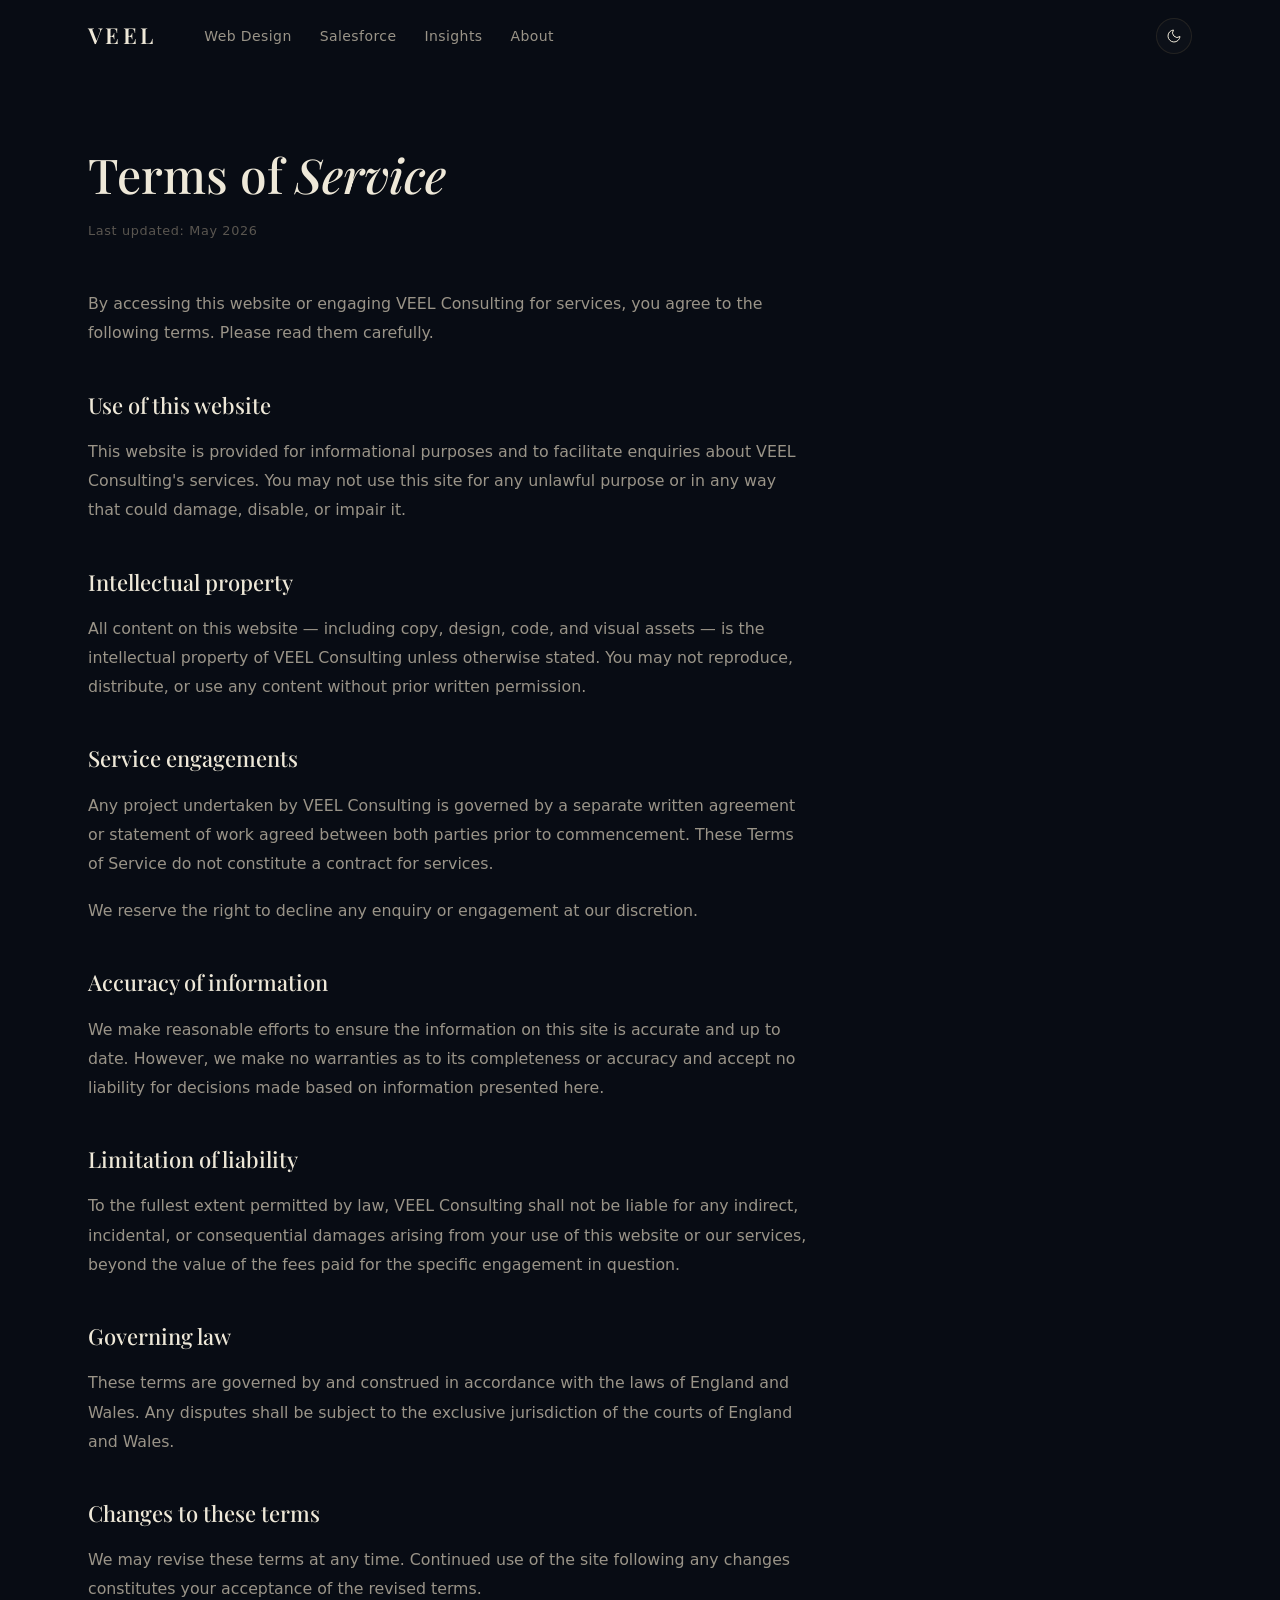
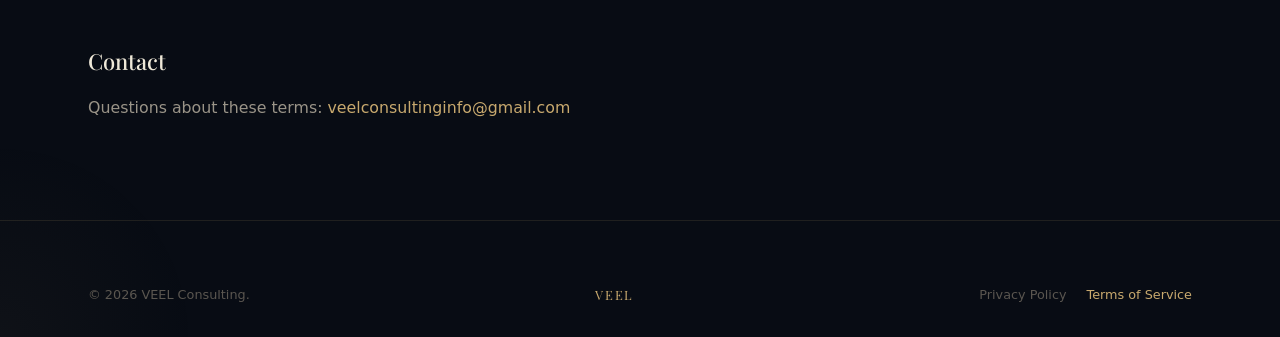
<file: terms/index.html>
<!DOCTYPE html>
<html lang="en" data-theme="dark">
<head>
  <meta charset="UTF-8" /><meta name="viewport" content="width=device-width, initial-scale=1.0" />
  <title>Terms of Service — VEEL Consulting</title>
  <meta property="og:title" content="Terms of Service — VEEL Consulting" />
  <meta property="og:description" content="Terms governing the use of VEEL Consulting's website and services." />
  <meta property="og:type" content="website" />
  <meta property="og:url" content="https://veelconsulting.github.io/terms/" />
  <meta name="twitter:card" content="summary_large_image" />
  <link rel="icon" type="image/svg+xml" href="../favicon.svg" />
  <meta name="description" content="Terms governing the use of VEEL Consulting's website and services." />
  <link rel="preconnect" href="https://fonts.googleapis.com" />
  <link rel="preconnect" href="https://fonts.gstatic.com" crossorigin />
  <link href="https://fonts.googleapis.com/css2?family=Playfair+Display:ital,wght@0,400;0,500;0,600;0,700;1,400;1,500&family=Satoshi:wght@300;400;500;600&display=swap" rel="stylesheet" />
  <link rel="stylesheet" href="../css/style.css" />
  <style>
    .legal-body { padding: calc(var(--nav-h) + 4rem) 0 5rem; }
    .legal-content { max-width: 720px; }
    .legal-content h1 { font-family:'Playfair Display',serif; font-size:clamp(2rem,5vw,3rem); font-weight:500; margin-bottom:.5rem; }
    .legal-content .updated { font-size:.8rem; color:var(--c-text-3); letter-spacing:.05em; margin-bottom:3rem; display:block; }
    .legal-content h2 { font-family:'Playfair Display',serif; font-size:1.375rem; font-weight:500; margin:2.5rem 0 .875rem; }
    .legal-content p { color:var(--c-text-2); line-height:1.85; margin-bottom:1.125rem; font-size:.9875rem; }
    .legal-content ul { margin:0 0 1.25rem 1.25rem; color:var(--c-text-2); }
    .legal-content li { line-height:1.75; margin-bottom:.5rem; font-size:.9875rem; }
    .legal-content a { color:var(--c-gold); }
  </style>
</head>
<body>
  <nav class="nav scrolled" id="nav">
    <div class="nav__inner">
      <a href="../index.html" class="nav__logo"><span>VEEL</span></a>
      <ul class="nav__links">
        <li><a href="../web-design/index.html">Web Design</a></li>
        <li><a href="../salesforce/index.html">Salesforce</a></li>
        <li><a href="../insights/index.html">Insights</a></li>
        <li><a href="../about/index.html">About</a></li>
      </ul>
      <div class="nav__actions">
        <button class="theme-toggle" id="themeToggle" aria-label="Toggle theme">
          <span class="theme-toggle__icon">
            <svg class="icon-sun" viewBox="0 0 24 24" fill="none" stroke="currentColor" stroke-width="1.5"><circle cx="12" cy="12" r="4"/><path d="M12 2v2M12 20v2M4.93 4.93l1.41 1.41M17.66 17.66l1.41 1.41M2 12h2M20 12h2M6.34 17.66l-1.41 1.41M19.07 4.93l-1.41 1.41"/></svg>
            <svg class="icon-moon" viewBox="0 0 24 24" fill="none" stroke="currentColor" stroke-width="1.5"><path d="M21 12.79A9 9 0 1 1 11.21 3 7 7 0 0 0 21 12.79z"/></svg>
          </span>
        </button>
      </div>
      <button class="nav__burger" id="navBurger" aria-label="Menu"><span></span><span></span><span></span></button>
    </div>
    <div class="nav__mobile" id="navMobile">
      <ul>
        <li><a href="../web-design/index.html">Web Design</a></li>
        <li><a href="../salesforce/index.html">Salesforce</a></li>
        <li><a href="../insights/index.html">Insights</a></li>
        <li><a href="../about/index.html">About</a></li>
      </ul>
    </div>
  </nav>
  <div class="legal-body">
    <div class="container">
      <div class="legal-content">
        <h1>Terms of <em>Service</em></h1>
        <span class="updated">Last updated: May 2026</span>
        <p>By accessing this website or engaging VEEL Consulting for services, you agree to the following terms. Please read them carefully.</p>
        <h2>Use of this website</h2>
        <p>This website is provided for informational purposes and to facilitate enquiries about VEEL Consulting's services. You may not use this site for any unlawful purpose or in any way that could damage, disable, or impair it.</p>
        <h2>Intellectual property</h2>
        <p>All content on this website — including copy, design, code, and visual assets — is the intellectual property of VEEL Consulting unless otherwise stated. You may not reproduce, distribute, or use any content without prior written permission.</p>
        <h2>Service engagements</h2>
        <p>Any project undertaken by VEEL Consulting is governed by a separate written agreement or statement of work agreed between both parties prior to commencement. These Terms of Service do not constitute a contract for services.</p>
        <p>We reserve the right to decline any enquiry or engagement at our discretion.</p>
        <h2>Accuracy of information</h2>
        <p>We make reasonable efforts to ensure the information on this site is accurate and up to date. However, we make no warranties as to its completeness or accuracy and accept no liability for decisions made based on information presented here.</p>
        <h2>Limitation of liability</h2>
        <p>To the fullest extent permitted by law, VEEL Consulting shall not be liable for any indirect, incidental, or consequential damages arising from your use of this website or our services, beyond the value of the fees paid for the specific engagement in question.</p>
        <h2>Governing law</h2>
        <p>These terms are governed by and construed in accordance with the laws of England and Wales. Any disputes shall be subject to the exclusive jurisdiction of the courts of England and Wales.</p>
        <h2>Changes to these terms</h2>
        <p>We may revise these terms at any time. Continued use of the site following any changes constitutes your acceptance of the revised terms.</p>
        <h2>Contact</h2>
        <p>Questions about these terms: <a href="mailto:veelconsultinginfo@gmail.com">veelconsultinginfo@gmail.com</a></p>
      </div>
    </div>
  </div>
  <footer class="footer"><div class="container"><div class="footer__bottom" style="padding-top:0;border-top:none;"><span>© 2026 VEEL Consulting.</span><a href="../index.html" style="color:var(--c-gold);font-family:'Playfair Display',serif;letter-spacing:.12em;">VEEL</a><div class="footer__legal"><a href="../privacy/index.html">Privacy Policy</a><a href="../terms/index.html" style="color:var(--c-gold);">Terms of Service</a></div></div></div></footer>
  <script src="../js/main.js"></script>
</body>
</html>
</file>
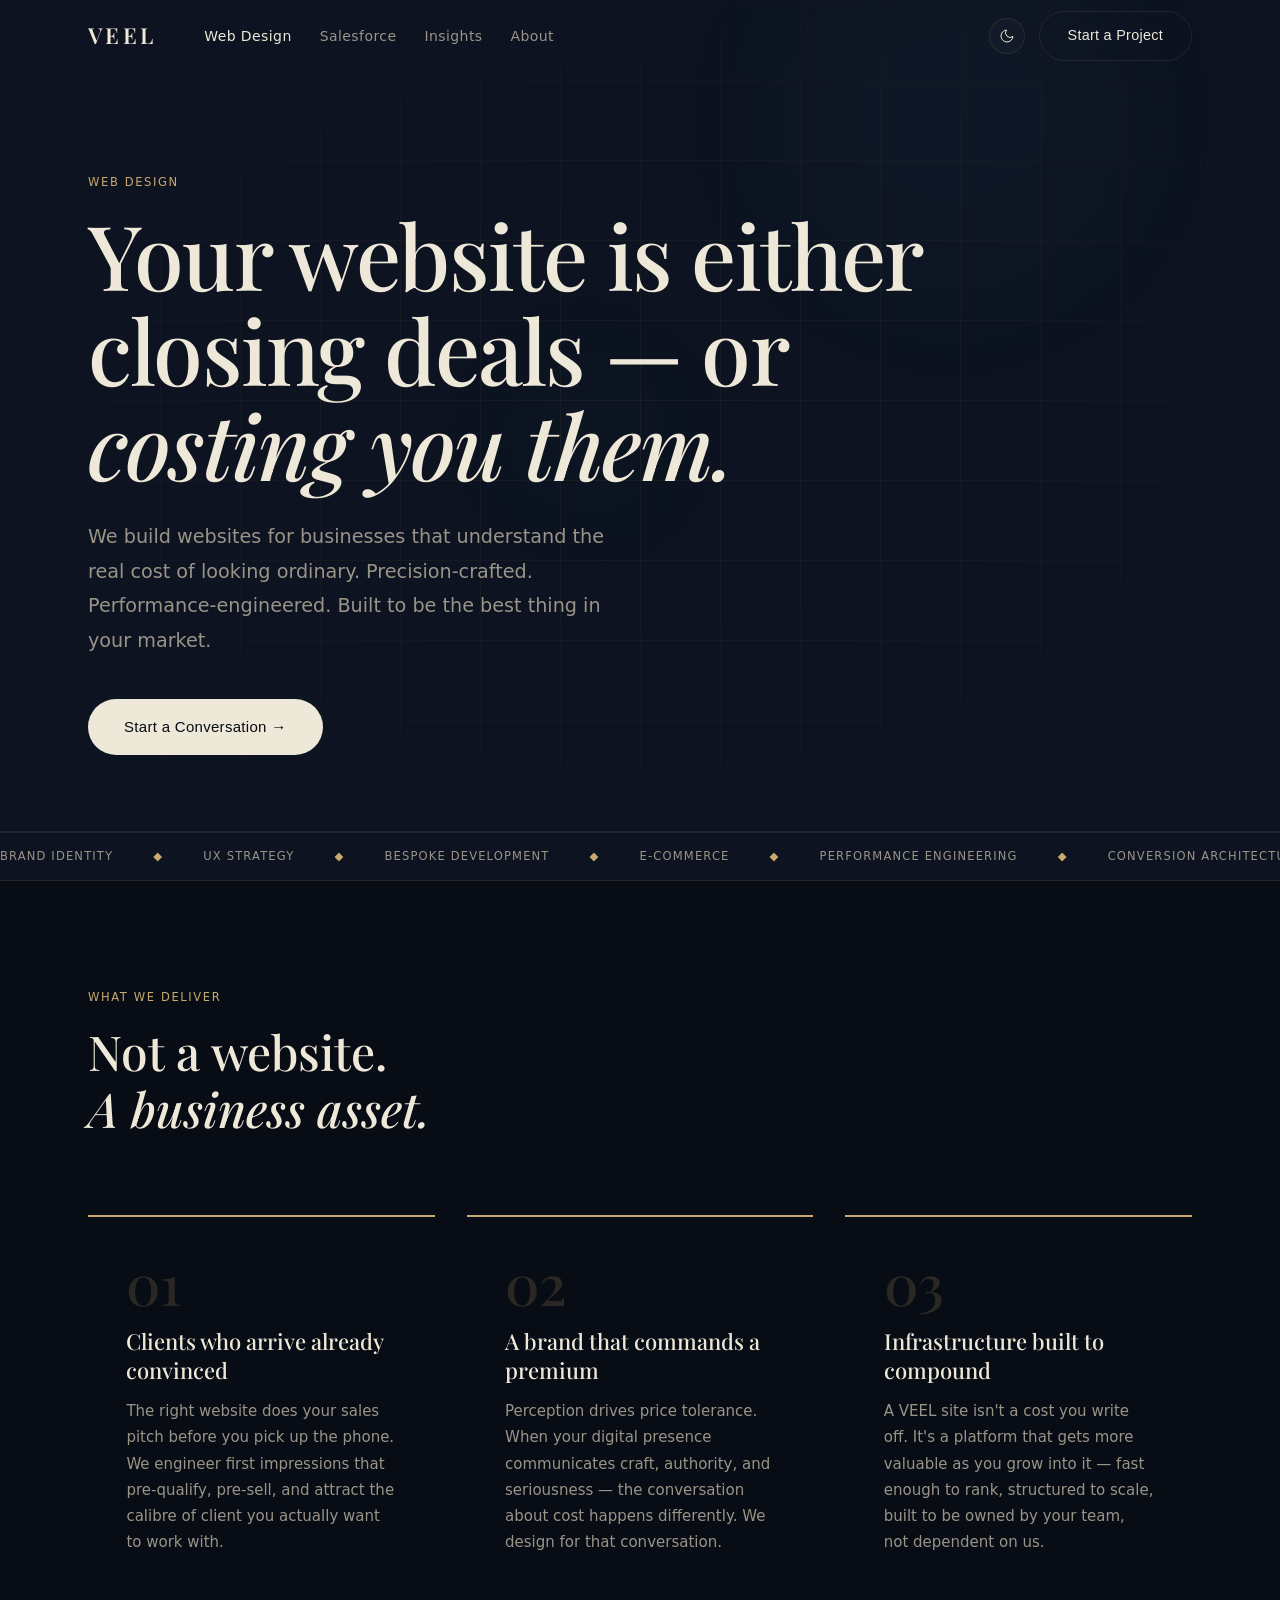
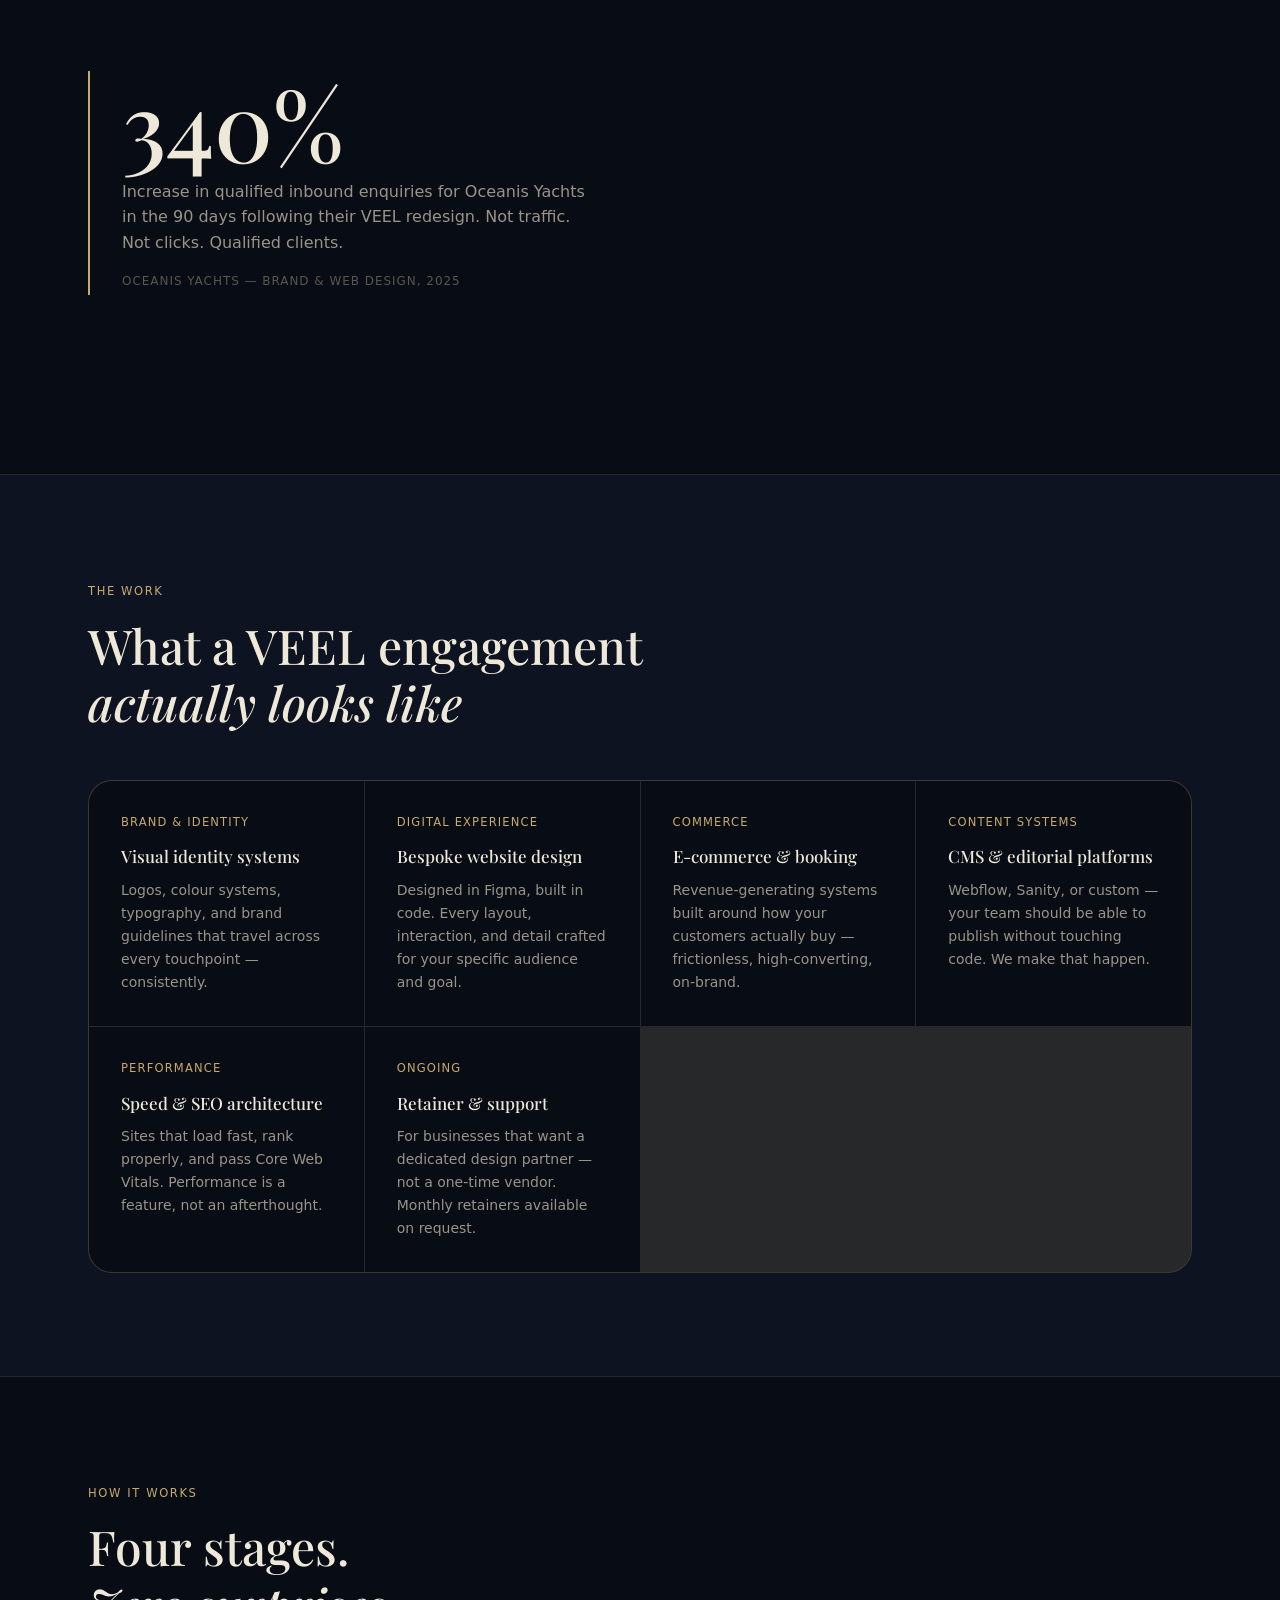
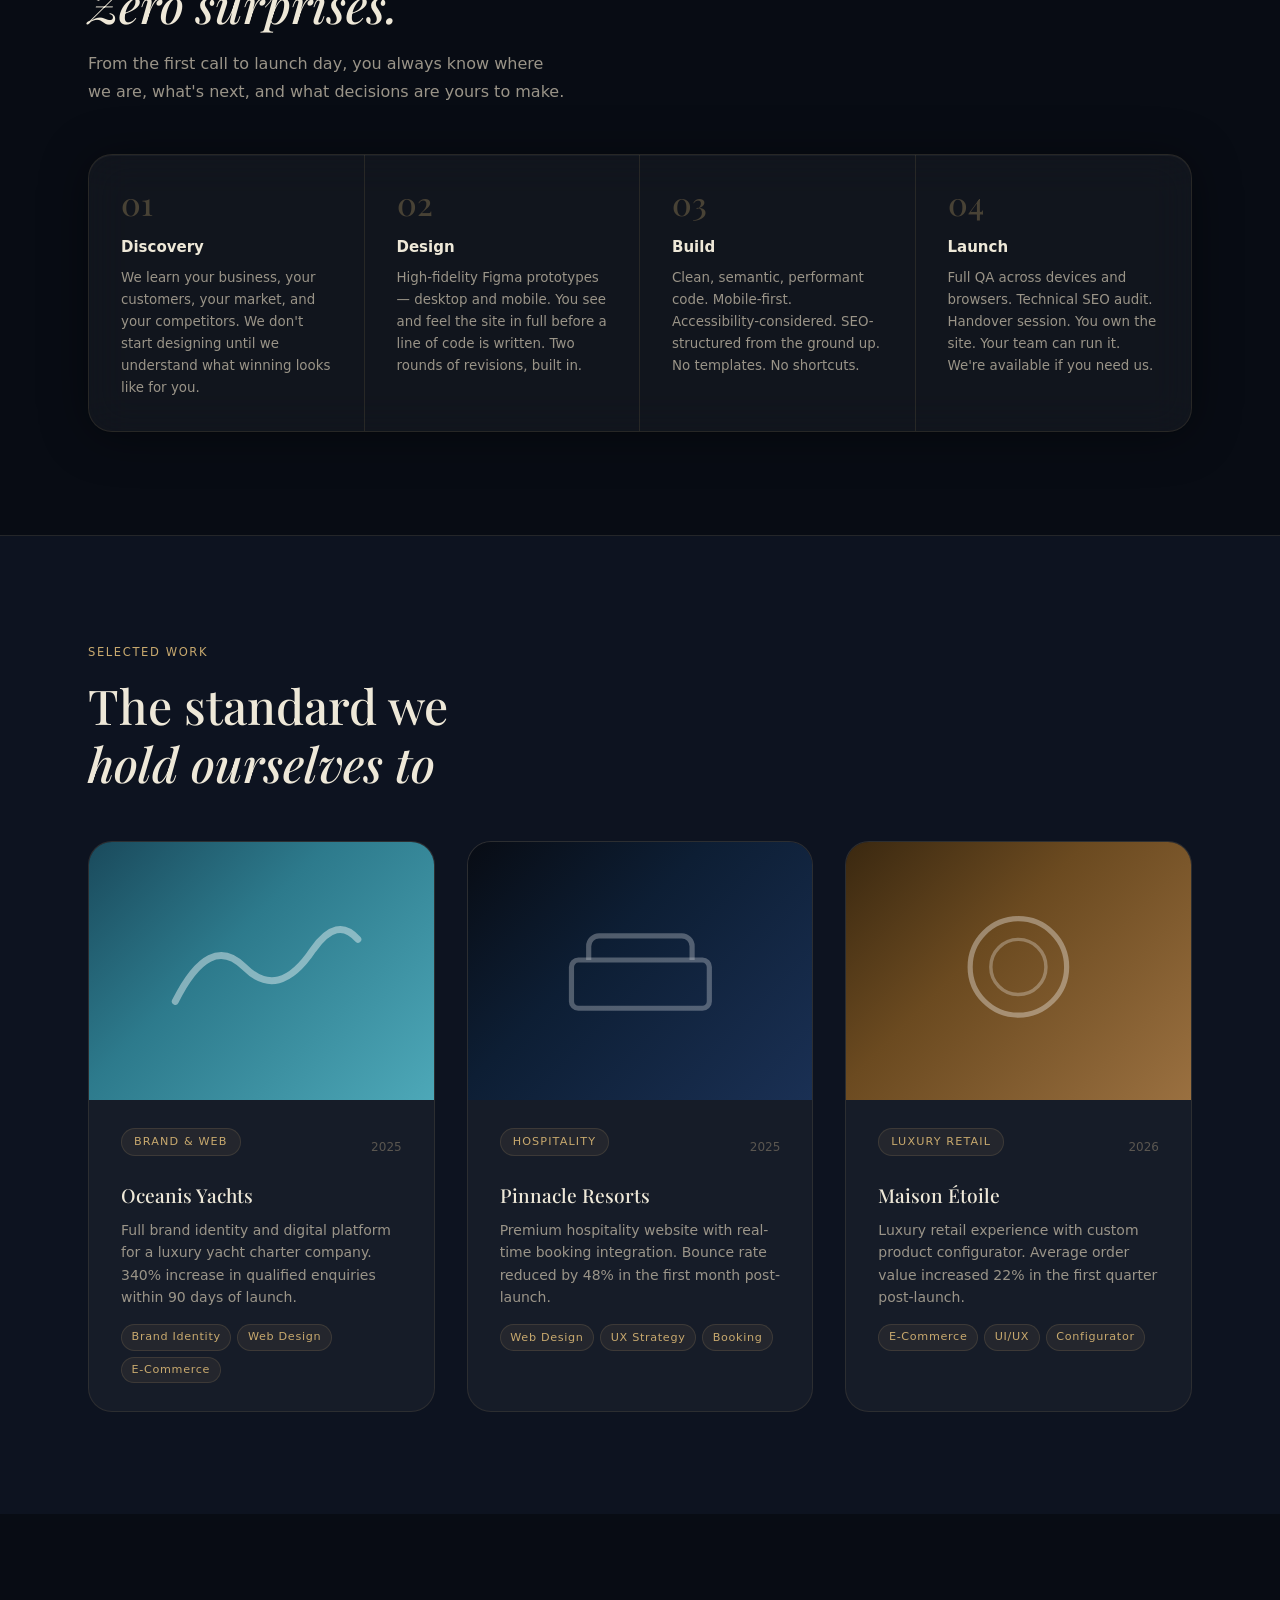
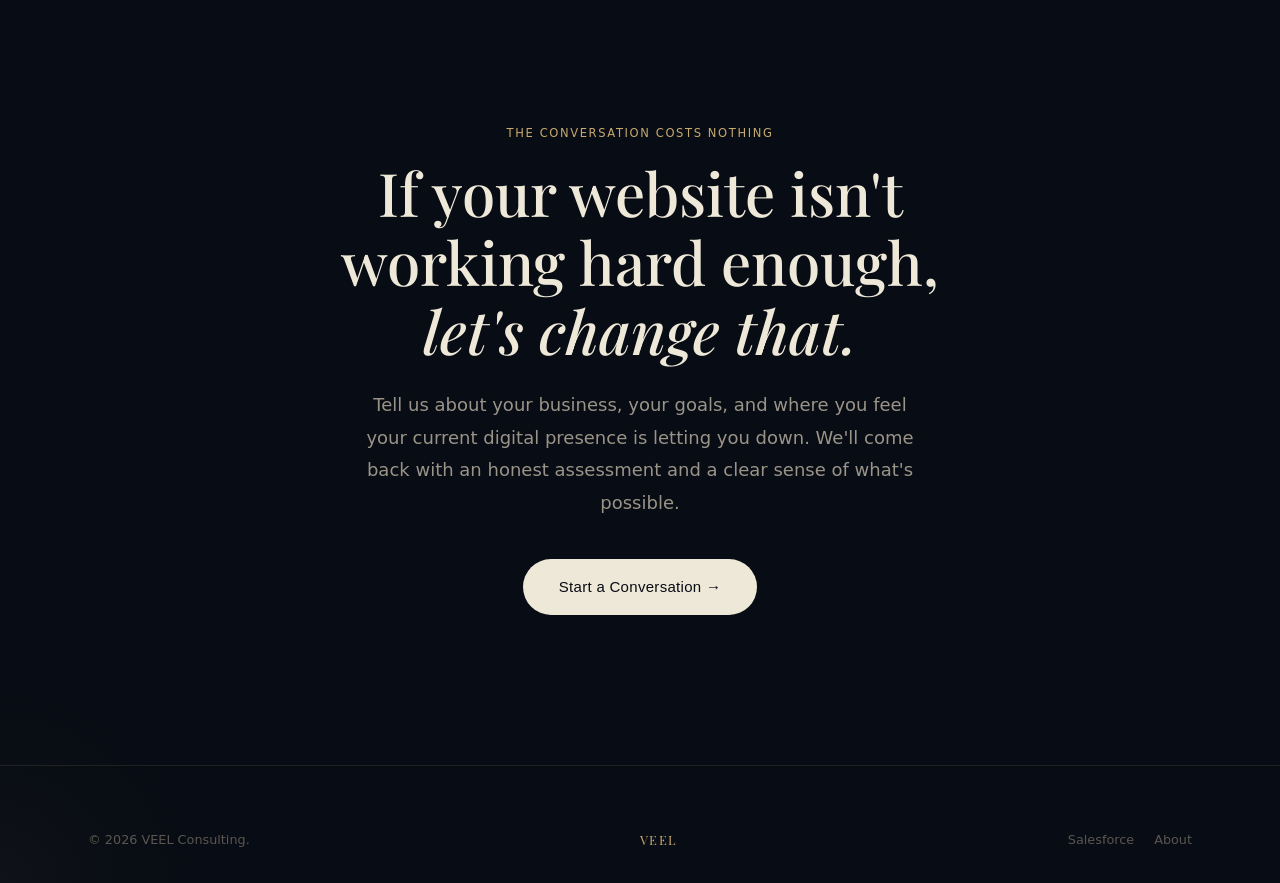
<file: web-design/index.html>
<!DOCTYPE html>
<html lang="en" data-theme="dark">
<head>
  <meta charset="UTF-8" /><meta name="viewport" content="width=device-width, initial-scale=1.0, maximum-scale=5.0, viewport-fit=cover" />
  <title>Web Design — VEEL Consulting</title>
  <link rel="icon" type="image/svg+xml" href="../favicon.svg" />
  <meta property="og:title" content="Web Design — VEEL Consulting" />
  <meta property="og:description" content="Bespoke web design for businesses that understand the cost of looking ordinary." />
  <meta property="og:type" content="website" />
  <meta property="og:url" content="https://veelconsulting.github.io/web-design/" />
  <meta name="twitter:card" content="summary_large_image" />
  <meta name="twitter:title" content="Web Design — VEEL Consulting" />
  <meta name="twitter:description" content="Bespoke web design for businesses that understand the cost of looking ordinary." />
  <meta name="description" content="Bespoke web design for businesses that understand the cost of looking ordinary." />
  <link rel="preconnect" href="https://fonts.googleapis.com" />
  <link rel="preconnect" href="https://fonts.gstatic.com" crossorigin />
  <link href="https://fonts.googleapis.com/css2?family=Playfair+Display:ital,wght@0,400;0,500;0,600;0,700;1,400;1,500&family=Satoshi:wght@300;400;500;600&display=swap" rel="stylesheet" />
  <link rel="stylesheet" href="../css/style.css" />
  <style>
    /* ── OUTCOME PILLARS ── */
    .pillars {
      display: grid;
      grid-template-columns: repeat(auto-fit, minmax(min(260px,100%), 1fr));
      gap: var(--gap);
      margin-top: clamp(3rem, 6vw, 5rem);
    }
    .pillar {
      padding: clamp(1.75rem, 3vw, 2.5rem);
      border-top: 2px solid var(--c-gold);
      position: relative;
    }
    .pillar__num {
      font-family: 'Playfair Display', serif;
      font-size: 3.5rem;
      font-weight: 500;
      color: var(--c-gold);
      opacity: 0.18;
      line-height: 1;
      margin-bottom: 1rem;
      display: block;
    }
    .pillar h3 {
      font-family: 'Playfair Display', serif;
      font-size: clamp(1.125rem, 2.5vw, 1.375rem);
      font-weight: 500;
      margin-bottom: 0.875rem;
      line-height: 1.3;
    }
    .pillar p {
      font-size: 0.9375rem;
      color: var(--c-text-2);
      line-height: 1.75;
    }

    /* ── RESULT PULL QUOTE ── */
    .result-block {
      border-left: 2px solid var(--c-gold);
      padding: 0.25rem 0 0.25rem 2rem;
      margin: clamp(3rem, 6vw, 5rem) 0;
    }
    .result-block__stat {
      font-family: 'Playfair Display', serif;
      font-size: clamp(3rem, 8vw, 6rem);
      font-weight: 500;
      color: var(--c-text);
      line-height: 1;
      margin-bottom: 0.5rem;
    }
    .result-block__context {
      font-size: 1rem;
      color: var(--c-text-2);
      line-height: 1.6;
      max-width: 480px;
    }
    .result-block__source {
      font-size: 0.75rem;
      letter-spacing: 0.08em;
      text-transform: uppercase;
      color: var(--c-text-3);
      margin-top: 1rem;
    }

    /* ── WHAT CLIENTS SAY ── */
    .testimonial {
      max-width: 680px;
      margin: clamp(3rem,6vw,5rem) auto;
      text-align: center;
    }
    .testimonial__quote {
      font-family: 'Playfair Display', serif;
      font-size: clamp(1.25rem, 3vw, 1.75rem);
      font-weight: 400;
      font-style: italic;
      line-height: 1.5;
      color: var(--c-text);
      margin-bottom: 1.5rem;
    }
    .testimonial__attr {
      font-size: 0.8rem;
      letter-spacing: 0.1em;
      text-transform: uppercase;
      color: var(--c-text-3);
    }

    /* ── WHAT WE ACTUALLY BUILD ── */
    .build-grid {
      display: grid;
      grid-template-columns: repeat(auto-fit, minmax(min(220px, 100%), 1fr));
      gap: 1px;
      background: var(--c-border);
      border: var(--glass-border);
      border-radius: var(--radius-lg);
      overflow: hidden;
      margin-top: clamp(2rem, 4vw, 3rem);
    }
    .build-item {
      background: var(--c-bg);
      padding: clamp(1.5rem, 3vw, 2rem);
      transition: background 0.3s;
    }
    .build-item:hover { background: var(--c-surface); }
    .build-item__label {
      font-size: 0.72rem;
      letter-spacing: 0.1em;
      text-transform: uppercase;
      color: var(--c-gold);
      margin-bottom: 0.75rem;
      display: block;
    }
    .build-item h4 {
      font-family: 'Playfair Display', serif;
      font-size: 1.0625rem;
      font-weight: 500;
      margin-bottom: 0.5rem;
    }
    .build-item p {
      font-size: 0.875rem;
      color: var(--c-text-2);
      line-height: 1.65;
    }

    /* ── PROCESS ── */
    .process-horizontal {
      display: grid;
      grid-template-columns: repeat(auto-fit, minmax(min(180px,100%), 1fr));
      gap: 0;
      margin-top: clamp(2rem, 4vw, 3rem);
      counter-reset: steps;
    }
    .ph-step {
      padding: clamp(1.5rem, 3vw, 2rem);
      border-right: var(--glass-border);
      counter-increment: steps;
      position: relative;
    }
    .ph-step:last-child { border-right: none; }
    @media (max-width: 640px) {
      .ph-step { border-right: none; border-bottom: var(--glass-border); }
      .ph-step:last-child { border-bottom: none; }
    }
    .ph-step__num {
      font-family: 'Playfair Display', serif;
      font-size: 2rem;
      font-weight: 500;
      color: var(--c-gold);
      opacity: 0.3;
      line-height: 1;
      margin-bottom: 1rem;
    }
    .ph-step h4 {
      font-size: 0.9375rem;
      font-weight: 600;
      margin-bottom: 0.5rem;
    }
    .ph-step p {
      font-size: 0.8375rem;
      color: var(--c-text-2);
      line-height: 1.65;
    }

    /* ── CLOSING STATEMENT ── */
    .closing-statement {
      max-width: 760px;
      margin: 0 auto;
      text-align: center;
      padding: clamp(4rem, 8vw, 7rem) 0 clamp(2rem, 4vw, 3rem);
    }
    .closing-statement h2 {
      font-family: 'Playfair Display', serif;
      font-size: clamp(2rem, 5vw, 3.75rem);
      font-weight: 500;
      line-height: 1.15;
      margin-bottom: 1.5rem;
    }
    .closing-statement p {
      font-size: clamp(1rem, 2vw, 1.125rem);
      color: var(--c-text-2);
      line-height: 1.8;
      margin-bottom: 2.5rem;
      max-width: 560px;
      margin-left: auto;
      margin-right: auto;
    }
  </style>
</head>
<body>

  <nav class="nav" id="nav">
    <div class="nav__inner">
      <a href="../index.html" class="nav__logo"><span>VEEL</span></a>
      <ul class="nav__links">
        <li><a href="../web-design/index.html" style="color:var(--c-text)">Web Design</a></li>
        <li><a href="../salesforce/index.html">Salesforce</a></li>
        <li><a href="../insights/index.html">Insights</a></li>
        <li><a href="../about/index.html">About</a></li>
      </ul>
      <div class="nav__actions">
        <button class="theme-toggle" id="themeToggle" aria-label="Toggle theme">
          <span class="theme-toggle__icon">
            <svg class="icon-sun" viewBox="0 0 24 24" fill="none" stroke="currentColor" stroke-width="1.5"><circle cx="12" cy="12" r="4"/><path d="M12 2v2M12 20v2M4.93 4.93l1.41 1.41M17.66 17.66l1.41 1.41M2 12h2M20 12h2M6.34 17.66l-1.41 1.41M19.07 4.93l-1.41 1.41"/></svg>
            <svg class="icon-moon" viewBox="0 0 24 24" fill="none" stroke="currentColor" stroke-width="1.5"><path d="M21 12.79A9 9 0 1 1 11.21 3 7 7 0 0 0 21 12.79z"/></svg>
          </span>
        </button>
        <a href="../contact/index.html?service=web-design" class="btn btn--outline">Start a Project</a>
      </div>
      <button class="nav__burger" id="navBurger" aria-label="Menu"><span></span><span></span><span></span></button>
    </div>
    <div class="nav__mobile" id="navMobile">
      <ul>
        <li><a href="../web-design/index.html">Web Design</a></li>
        <li><a href="../salesforce/index.html">Salesforce</a></li>
        <li><a href="../insights/index.html">Insights</a></li>
        <li><a href="../about/index.html">About</a></li>
        <li><a href="../contact/index.html?service=web-design">Start a Project</a></li>
      </ul>
    </div>
  </nav>

  <!-- ── HERO ── -->
  <section class="page-hero section" style="background:var(--c-bg-2);border-bottom:var(--glass-border);min-height:70svh;display:flex;align-items:center;position:relative;overflow:hidden;width:100%;max-width:100%;">
    <div class="hero__bg" style="position:absolute;inset:0;pointer-events:none;">
      <div class="hero__orb hero__orb--1" style="opacity:.4;"></div>
      <div class="hero__orb hero__orb--3" style="opacity:.3;"></div>
      <div class="hero__grid"></div>
    </div>
    <div class="container" style="position:relative;z-index:2;width:100%;">
      <div class="reveal" style="max-width:860px;">
        <span class="section__label">Web Design</span>
        <h1 style="font-family:'Playfair Display',serif;font-size:clamp(2.75rem,7vw,6rem);font-weight:500;line-height:1.06;letter-spacing:-0.02em;margin-bottom:1.75rem;">
          Your website is either<br />closing deals — or<br /><em>costing you them.</em>
        </h1>
        <p style="font-size:clamp(1rem,2vw,1.2rem);color:var(--c-text-2);font-weight:300;line-height:1.8;max-width:520px;margin-bottom:2.5rem;">
          We build websites for businesses that understand the real cost of looking ordinary. Precision-crafted. Performance-engineered. Built to be the best thing in your market.
        </p>
        <a href="../contact/index.html?service=web-design" class="btn btn--primary btn--large">Start a Conversation →</a>
      </div>
    </div>
  </section>

  <!-- ── MARQUEE ── -->
  <div class="marquee-strip">
    <div class="marquee-inner">
      <div class="marquee-track">
      <span>Brand Identity</span><span class="sep">◆</span>
      <span>UX Strategy</span><span class="sep">◆</span>
      <span>Bespoke Development</span><span class="sep">◆</span>
      <span>E-Commerce</span><span class="sep">◆</span>
      <span>Performance Engineering</span><span class="sep">◆</span>
      <span>Conversion Architecture</span><span class="sep">◆</span>
      <span>Brand Identity</span><span class="sep">◆</span>
      <span>UX Strategy</span><span class="sep">◆</span>
      <span>Bespoke Development</span><span class="sep">◆</span>
      <span>E-Commerce</span><span class="sep">◆</span>
      <span>Performance Engineering</span><span class="sep">◆</span>
      <span>Conversion Architecture</span><span class="sep">◆</span>
    </div>
      <div class="marquee-track" aria-hidden="true">
      <span>Brand Identity</span><span class="sep">◆</span>
      <span>UX Strategy</span><span class="sep">◆</span>
      <span>Bespoke Development</span><span class="sep">◆</span>
      <span>E-Commerce</span><span class="sep">◆</span>
      <span>Performance Engineering</span><span class="sep">◆</span>
      <span>Conversion Architecture</span><span class="sep">◆</span>
      <span>Brand Identity</span><span class="sep">◆</span>
      <span>UX Strategy</span><span class="sep">◆</span>
      <span>Bespoke Development</span><span class="sep">◆</span>
      <span>E-Commerce</span><span class="sep">◆</span>
      <span>Performance Engineering</span><span class="sep">◆</span>
      <span>Conversion Architecture</span><span class="sep">◆</span>
    </div>
    </div>
  </div>

  <!-- ── OUTCOME PILLARS ── -->
  <section class="section">
    <div class="container">
      <div class="reveal">
        <span class="section__label">What we deliver</span>
        <h2 class="section__title" style="max-width:600px;">Not a website.<br /><em>A business asset.</em></h2>
      </div>
      <div class="pillars">
        <div class="pillar reveal reveal--delay-1">
          <span class="pillar__num">01</span>
          <h3>Clients who arrive already convinced</h3>
          <p>The right website does your sales pitch before you pick up the phone. We engineer first impressions that pre-qualify, pre-sell, and attract the calibre of client you actually want to work with.</p>
        </div>
        <div class="pillar reveal reveal--delay-2">
          <span class="pillar__num">02</span>
          <h3>A brand that commands a premium</h3>
          <p>Perception drives price tolerance. When your digital presence communicates craft, authority, and seriousness — the conversation about cost happens differently. We design for that conversation.</p>
        </div>
        <div class="pillar reveal reveal--delay-3">
          <span class="pillar__num">03</span>
          <h3>Infrastructure built to compound</h3>
          <p>A VEEL site isn't a cost you write off. It's a platform that gets more valuable as you grow into it — fast enough to rank, structured to scale, built to be owned by your team, not dependent on us.</p>
        </div>
      </div>

      <!-- RESULT -->
      <div class="result-block reveal">
        <div class="result-block__stat">340%</div>
        <div class="result-block__context">Increase in qualified inbound enquiries for Oceanis Yachts in the 90 days following their VEEL redesign. Not traffic. Not clicks. Qualified clients.</div>
        <div class="result-block__source">Oceanis Yachts — Brand & Web Design, 2025</div>
      </div>
    </div>
  </section>

  <!-- ── WHAT WE BUILD ── -->
  <section class="section" style="background:var(--c-bg-2);border-top:var(--glass-border);border-bottom:var(--glass-border);">
    <div class="container">
      <div class="reveal">
        <span class="section__label">The work</span>
        <h2 class="section__title">What a VEEL engagement<br /><em>actually looks like</em></h2>
      </div>
      <div class="build-grid reveal reveal--delay-1">
        <div class="build-item">
          <span class="build-item__label">Brand & Identity</span>
          <h4>Visual identity systems</h4>
          <p>Logos, colour systems, typography, and brand guidelines that travel across every touchpoint — consistently.</p>
        </div>
        <div class="build-item">
          <span class="build-item__label">Digital Experience</span>
          <h4>Bespoke website design</h4>
          <p>Designed in Figma, built in code. Every layout, interaction, and detail crafted for your specific audience and goal.</p>
        </div>
        <div class="build-item">
          <span class="build-item__label">Commerce</span>
          <h4>E-commerce & booking</h4>
          <p>Revenue-generating systems built around how your customers actually buy — frictionless, high-converting, on-brand.</p>
        </div>
        <div class="build-item">
          <span class="build-item__label">Content Systems</span>
          <h4>CMS & editorial platforms</h4>
          <p>Webflow, Sanity, or custom — your team should be able to publish without touching code. We make that happen.</p>
        </div>
        <div class="build-item">
          <span class="build-item__label">Performance</span>
          <h4>Speed & SEO architecture</h4>
          <p>Sites that load fast, rank properly, and pass Core Web Vitals. Performance is a feature, not an afterthought.</p>
        </div>
        <div class="build-item">
          <span class="build-item__label">Ongoing</span>
          <h4>Retainer & support</h4>
          <p>For businesses that want a dedicated design partner — not a one-time vendor. Monthly retainers available on request.</p>
        </div>
      </div>
    </div>
  </section>

  <!-- ── PROCESS ── -->
  <section class="section">
    <div class="container">
      <div class="reveal">
        <span class="section__label">How it works</span>
        <h2 class="section__title">Four stages.<br /><em>Zero surprises.</em></h2>
        <p style="color:var(--c-text-2);max-width:480px;margin-top:.5rem;line-height:1.75;">From the first call to launch day, you always know where we are, what's next, and what decisions are yours to make.</p>
      </div>
      <div class="process-horizontal glass-card reveal reveal--delay-1" style="border-radius:var(--radius-lg);overflow:hidden;">
        <div class="ph-step">
          <div class="ph-step__num">01</div>
          <h4>Discovery</h4>
          <p>We learn your business, your customers, your market, and your competitors. We don't start designing until we understand what winning looks like for you.</p>
        </div>
        <div class="ph-step">
          <div class="ph-step__num">02</div>
          <h4>Design</h4>
          <p>High-fidelity Figma prototypes — desktop and mobile. You see and feel the site in full before a line of code is written. Two rounds of revisions, built in.</p>
        </div>
        <div class="ph-step">
          <div class="ph-step__num">03</div>
          <h4>Build</h4>
          <p>Clean, semantic, performant code. Mobile-first. Accessibility-considered. SEO-structured from the ground up. No templates. No shortcuts.</p>
        </div>
        <div class="ph-step">
          <div class="ph-step__num">04</div>
          <h4>Launch</h4>
          <p>Full QA across devices and browsers. Technical SEO audit. Handover session. You own the site. Your team can run it. We're available if you need us.</p>
        </div>
      </div>
    </div>
  </section>

  <!-- ── WORK ── -->
  <section class="work section" style="background:var(--c-bg-2);border-top:var(--glass-border);" id="work">
    <div class="container">
      <div class="reveal">
        <span class="section__label">Selected work</span>
        <h2 class="section__title">The standard we<br /><em>hold ourselves to</em></h2>
      </div>
      <div class="catalogue__grid" style="margin-top:clamp(2rem,4vw,3rem);">
        <div class="catalogue-card reveal reveal--delay-1" data-category="brand">
          <div class="catalogue-card__img">
            <div class="work-card__placeholder wp--ocean"><div class="wp__inner"><svg viewBox="0 0 60 40" fill="none"><path d="M5 30 Q15 10 25 20 Q35 30 45 15 Q52 5 58 12" stroke="white" stroke-width="2" stroke-linecap="round" fill="none" opacity=".6"/></svg></div></div>
            <div class="catalogue-card__overlay"><a href="../contact/index.html?service=web-design" class="btn btn--primary">Work with us →</a></div>
          </div>
          <div class="catalogue-card__info">
            <div class="catalogue-card__meta"><span class="work-card__cat">Brand & Web</span><span class="catalogue-card__year">2025</span></div>
            <h3 class="catalogue-card__title">Oceanis Yachts</h3>
            <p class="catalogue-card__desc">Full brand identity and digital platform for a luxury yacht charter company. 340% increase in qualified enquiries within 90 days of launch.</p>
            <div class="catalogue-card__tags"><span>Brand Identity</span><span>Web Design</span><span>E-Commerce</span></div>
          </div>
        </div>
        <div class="catalogue-card reveal reveal--delay-2" data-category="corporate">
          <div class="catalogue-card__img">
            <div class="work-card__placeholder wp--night"><div class="wp__inner"><svg viewBox="0 0 60 40" fill="none"><rect x="10" y="18" width="40" height="14" rx="2" stroke="white" stroke-width="1.5" opacity=".4"/><path d="M15 18V14a3 3 0 0 1 3-3h24a3 3 0 0 1 3 3v4" stroke="white" stroke-width="1.5" opacity=".4"/></svg></div></div>
            <div class="catalogue-card__overlay"><a href="../contact/index.html?service=web-design" class="btn btn--primary">Work with us →</a></div>
          </div>
          <div class="catalogue-card__info">
            <div class="catalogue-card__meta"><span class="work-card__cat">Hospitality</span><span class="catalogue-card__year">2025</span></div>
            <h3 class="catalogue-card__title">Pinnacle Resorts</h3>
            <p class="catalogue-card__desc">Premium hospitality website with real-time booking integration. Bounce rate reduced by 48% in the first month post-launch.</p>
            <div class="catalogue-card__tags"><span>Web Design</span><span>UX Strategy</span><span>Booking</span></div>
          </div>
        </div>
        <div class="catalogue-card reveal reveal--delay-3" data-category="ecommerce">
          <div class="catalogue-card__img">
            <div class="work-card__placeholder wp--gold"><div class="wp__inner"><svg viewBox="0 0 60 40" fill="none"><circle cx="30" cy="20" r="14" stroke="white" stroke-width="1.5" opacity=".5"/><circle cx="30" cy="20" r="8" stroke="white" stroke-width="1" opacity=".4"/></svg></div></div>
            <div class="catalogue-card__overlay"><a href="../contact/index.html?service=web-design" class="btn btn--primary">Work with us →</a></div>
          </div>
          <div class="catalogue-card__info">
            <div class="catalogue-card__meta"><span class="work-card__cat">Luxury Retail</span><span class="catalogue-card__year">2026</span></div>
            <h3 class="catalogue-card__title">Maison Étoile</h3>
            <p class="catalogue-card__desc">Luxury retail experience with custom product configurator. Average order value increased 22% in the first quarter post-launch.</p>
            <div class="catalogue-card__tags"><span>E-Commerce</span><span>UI/UX</span><span>Configurator</span></div>
          </div>
        </div>
      </div>
    </div>
  </section>

  <!-- ── CLOSING CTA ── -->
  <section class="section">
    <div class="container">
      <div class="closing-statement reveal">
        <span class="section__label" style="justify-content:center;">The conversation costs nothing</span>
        <h2>If your website isn't<br />working hard enough,<br /><em>let's change that.</em></h2>
        <p>Tell us about your business, your goals, and where you feel your current digital presence is letting you down. We'll come back with an honest assessment and a clear sense of what's possible.</p>
        <a href="../contact/index.html?service=web-design" class="btn btn--primary btn--large">Start a Conversation →</a>
      </div>
    </div>
  </section>

  <footer class="footer">
    <div class="container">
      <div class="footer__bottom" style="padding-top:0;border-top:none;">
        <span>© 2026 VEEL Consulting.</span>
        <a href="../index.html" style="color:var(--c-gold);font-family:'Playfair Display',serif;letter-spacing:.12em;">VEEL</a>
        <div class="footer__legal"><a href="../salesforce/index.html">Salesforce</a><a href="../about/index.html">About</a></div>
      </div>
    </div>
  </footer>

  <script src="../js/main.js"></script>
</body>
</html>
</file>
<file: css/style.css>
/* ============================================
   VEEL CONSULTING — STYLESHEET v2
   Monaco · Switzerland · Oceana
   ============================================ */

@import url('https://fonts.googleapis.com/css2?family=Playfair+Display:ital,wght@0,400;0,500;0,600;0,700;1,400;1,500&family=Satoshi:wght@300;400;500;600&display=swap');

/* ── TOKENS ── */
:root {
  --c-bg:        #FAF8F4;
  --c-bg-2:      #F3F0EA;
  --c-surface:   rgba(255,255,255,0.72);
  --c-surface-2: rgba(255,255,255,0.45);
  --c-border:    rgba(180,160,120,0.18);
  --c-border-2:  rgba(180,160,120,0.10);
  --c-text:      #1A1814;
  --c-text-2:    #5A5650;
  --c-text-3:    #8A8680;
  --c-accent:    #8EC5D0;
  --c-accent-2:  #C8A96E;
  --c-gold:      #B8956A;
  --c-navy:      #1A2840;
  --c-teal:      #5BA8B8;
  --glass-blur:    16px;
  --glass-border:  1px solid var(--c-border);
  --glass-shadow:  0 4px 32px rgba(0,0,0,0.06), 0 1px 0 rgba(255,255,255,0.8) inset;
  --radius-sm:     8px;
  --radius-md:     16px;
  --radius-lg:     24px;
  --radius-xl:     40px;
  --nav-h:         72px;
  --max-w:         1200px;
  --gap:           clamp(1.25rem, 2.5vw, 2.5rem);
  --ease-silk:     cubic-bezier(0.23, 1, 0.32, 1);
  --ease-glass:    cubic-bezier(0.16, 1, 0.3, 1);
}

[data-theme="dark"] {
  --c-bg:        #080C14;
  --c-bg-2:      #0D1320;
  --c-surface:   rgba(255,255,255,0.04);
  --c-surface-2: rgba(255,255,255,0.02);
  --c-border:    rgba(200,169,110,0.14);
  --c-border-2:  rgba(200,169,110,0.07);
  --c-text:      #EEE8D8;
  --c-text-2:    #9A9488;
  --c-text-3:    #5A5650;
  --c-accent:    #5BA8B8;
  --c-accent-2:  #C8A96E;
  --c-gold:      #C8A96E;
  --c-navy:      #0D1A2E;
  --c-teal:      #4A98A8;
  --glass-blur:    20px;
  --glass-border:  1px solid rgba(200,169,110,0.12);
  --glass-shadow:  0 4px 48px rgba(0,0,0,0.4), 0 1px 0 rgba(255,255,255,0.04) inset;
}

/* ── RESET ── */
*, *::before, *::after { box-sizing: border-box; margin: 0; padding: 0; }
html {
  scroll-behavior: smooth;
  width: 100%;
  max-width: 100%;
  overflow-x: hidden;
  overflow-y: scroll;
  position: relative;
}
html, body {
  width: 100%;
  max-width: 100%;
  overflow-x: hidden;
}
/* Hard clip every direct section so nothing bleeds out */
section, header, footer, .marquee-strip {
  max-width: 100%;
  overflow-x: hidden;
  box-sizing: border-box;
}
body {
  font-family: 'Satoshi', system-ui, sans-serif;
  background: var(--c-bg);
  color: var(--c-text);
  line-height: 1.6;
  font-weight: 400;
  transition: background 0.6s var(--ease-silk), color 0.4s var(--ease-silk);
  overflow-x: hidden;
}
img { display: block; max-width: 100%; }
a { text-decoration: none; color: inherit; }
ul { list-style: none; }

/* ── UTILS ── */
.container {
  max-width: var(--max-w);
  margin: 0 auto;
  padding: 0 clamp(1.25rem, 5vw, 3rem);
}
.section { padding: clamp(4rem, 8vw, 8rem) 0; }
em { font-style: italic; font-family: 'Playfair Display', serif; }

/* ── GLASS CARD ── */
.glass-card {
  background: var(--c-surface);
  backdrop-filter: blur(var(--glass-blur));
  -webkit-backdrop-filter: blur(var(--glass-blur));
  border: var(--glass-border);
  box-shadow: var(--glass-shadow);
  border-radius: var(--radius-lg);
  transition: transform 0.4s var(--ease-silk), box-shadow 0.4s var(--ease-silk);
}
.glass-card:hover {
  transform: translateY(-4px);
  box-shadow: var(--glass-shadow), 0 20px 60px rgba(0,0,0,0.1);
}
[data-theme="dark"] .glass-card:hover {
  box-shadow: var(--glass-shadow), 0 20px 80px rgba(0,0,0,0.5);
}

/* ── BUTTONS ── */
.btn {
  display: inline-flex;
  align-items: center;
  justify-content: center;
  gap: 0.5rem;
  padding: 0.8rem 1.75rem;
  border-radius: 100px;
  font-family: 'Satoshi', sans-serif;
  font-weight: 500;
  font-size: 0.9rem;
  letter-spacing: 0.02em;
  cursor: pointer;
  border: none;
  transition: all 0.35s var(--ease-silk);
  white-space: nowrap;
}
.btn--primary {
  background: var(--c-text);
  color: var(--c-bg);
}
.btn--primary:hover {
  background: var(--c-gold);
  color: #fff;
  transform: translateY(-2px);
  box-shadow: 0 8px 24px rgba(0,0,0,0.15);
}
.btn--outline {
  background: transparent;
  color: var(--c-text);
  border: var(--glass-border);
  backdrop-filter: blur(8px);
}
.btn--outline:hover { background: var(--c-text); color: var(--c-bg); }
.btn--ghost {
  background: transparent;
  color: var(--c-text-2);
  border: 1px solid var(--c-border);
}
.btn--ghost:hover { color: var(--c-text); border-color: var(--c-text); }
.btn--call {
  background: transparent;
  color: var(--c-gold);
  border: 1px solid rgba(200,169,110,0.35);
}
.btn--call:hover {
  background: rgba(200,169,110,0.1);
  border-color: var(--c-gold);
  transform: translateY(-2px);
}
.btn--large { padding: 1rem 2.25rem; font-size: 0.9375rem; }

/* ── SECTION HEADER ── */
.section__label {
  display: inline-flex;
  align-items: center;
  gap: 0.5rem;
  font-size: 0.72rem;
  font-weight: 500;
  letter-spacing: 0.14em;
  text-transform: uppercase;
  color: var(--c-gold);
  margin-bottom: 1rem;
}
.section__title {
  font-family: 'Playfair Display', serif;
  font-size: clamp(1.875rem, 4vw, 3rem);
  font-weight: 500;
  line-height: 1.2;
  color: var(--c-text);
  margin-bottom: 1rem;
}
.section__header {
  display: flex;
  flex-direction: column;
  margin-bottom: clamp(2rem, 4vw, 3.5rem);
  position: relative;
}
.section__header .view-all {
  position: absolute;
  right: 0;
  bottom: 0.25rem;
  font-size: 0.875rem;
  color: var(--c-text-2);
  transition: color 0.3s;
}
.section__header .view-all:hover { color: var(--c-gold); }
@media (max-width: 600px) {
  .section__header .view-all {
    position: static;
    margin-top: 0.5rem;
    font-size: 0.8rem;
  }
}

/* ── NAV ── */
.nav {
  position: fixed;
  top: 0; left: 0; right: 0;
  z-index: 100;
  height: var(--nav-h);
  transition: background 0.5s var(--ease-silk), box-shadow 0.5s var(--ease-silk);
}
.nav.scrolled,
.nav.menu-open {
  background: var(--c-surface);
  backdrop-filter: blur(24px);
  -webkit-backdrop-filter: blur(24px);
  border-bottom: var(--glass-border);
  box-shadow: 0 2px 24px rgba(0,0,0,0.06);
}
.nav__inner {
  max-width: var(--max-w);
  margin: 0 auto;
  padding: 0 clamp(1.25rem, 5vw, 3rem);
  height: 100%;
  display: flex;
  align-items: center;
  gap: 1.5rem;
}
.nav__logo {
  font-family: 'Playfair Display', serif;
  font-size: 1.375rem;
  font-weight: 600;
  letter-spacing: 0.15em;
  color: var(--c-text);
  flex-shrink: 0;
}
.nav__links {
  display: flex;
  gap: 1.75rem;
  margin-left: 1.5rem;
  flex: 1;
}
.nav__links a {
  font-size: 0.875rem;
  color: var(--c-text-2);
  letter-spacing: 0.03em;
  transition: color 0.3s;
}
.nav__links a:hover { color: var(--c-text); }
.nav__actions {
  display: flex;
  align-items: center;
  gap: 0.875rem;
  margin-left: auto;
}
.theme-toggle {
  width: 36px; height: 36px;
  border-radius: 50%;
  border: var(--glass-border);
  background: var(--c-surface-2);
  cursor: pointer;
  display: flex;
  align-items: center;
  justify-content: center;
  transition: all 0.3s;
  flex-shrink: 0;
}
.theme-toggle:hover { background: var(--c-surface); transform: rotate(20deg); }
.theme-toggle__icon {
  width: 16px; height: 16px;
  color: var(--c-text);
  position: relative;
}
.theme-toggle__icon svg {
  position: absolute; inset: 0;
  width: 100%; height: 100%;
  transition: opacity 0.3s, transform 0.3s;
}
.icon-sun { opacity: 1; }
.icon-moon { opacity: 0; transform: rotate(-90deg); }
[data-theme="dark"] .icon-sun { opacity: 0; transform: rotate(90deg); }
[data-theme="dark"] .icon-moon { opacity: 1; transform: rotate(0); }

.nav__burger {
  display: none;
  flex-direction: column;
  gap: 5px;
  background: none;
  border: none;
  cursor: pointer;
  padding: 4px;
}
.nav__burger span {
  display: block;
  width: 22px; height: 1.5px;
  background: var(--c-text);
  transition: all 0.3s;
}
.nav__mobile {
  display: block;
  visibility: hidden;
  opacity: 0;
  pointer-events: none;
  transform: translateY(-6px);
  transition:
    opacity 0.28s var(--ease-silk),
    transform 0.28s var(--ease-silk),
    visibility 0s linear 0.28s;
  /* Solid enough background for iOS Safari backdrop-filter to render */
  background: rgba(8, 12, 20, 0.92);
  backdrop-filter: blur(24px) saturate(180%);
  -webkit-backdrop-filter: blur(24px) saturate(180%);
  border-bottom: 1px solid rgba(200,169,110,0.15);
  box-shadow: 0 12px 40px rgba(0,0,0,0.45);
  padding: 0.5rem clamp(1.25rem, 5vw, 3rem) 1.75rem;
  position: fixed;
  top: var(--nav-h);
  left: 0;
  right: 0;
  z-index: 99;
  /* Force GPU layer so iOS renders the blur correctly */
  -webkit-transform: translateZ(0) translateY(-6px);
  transform: translateZ(0) translateY(-6px);
  will-change: opacity, transform;
}
[data-theme="light"] .nav__mobile {
  background: rgba(250, 248, 244, 0.94);
}
.nav__mobile.open {
  visibility: visible;
  opacity: 1;
  pointer-events: auto;
  -webkit-transform: translateZ(0) translateY(0);
  transform: translateZ(0) translateY(0);
  transition:
    opacity 0.28s var(--ease-silk),
    transform 0.28s var(--ease-silk),
    visibility 0s linear 0s;
}
.nav__mobile li {
  padding: 1rem 0;
  border-bottom: 1px solid rgba(200,169,110,0.1);
}
.nav__mobile li:last-child { border-bottom: none; }
.nav__mobile a {
  font-size: 1.125rem;
  color: var(--c-text);
  display: block;
  transition: color 0.2s;
}
.nav__mobile a:hover { color: var(--c-gold); }

@media (max-width: 768px) {
  .nav__links, .nav__actions .btn--outline { display: none; }
  .nav__burger { display: flex; }
  .nav__actions { gap: 0.5rem; }
}

/* ── HERO ── */
.hero {
  min-height: 100svh;
  display: flex;
  align-items: center;
  position: relative;
  overflow: hidden;
  padding-top: var(--nav-h);
  max-width: 100%;
  width: 100%;
  contain: paint;
  transform: translateZ(0);
}
.hero__bg { position: absolute; inset: 0; pointer-events: none; }
.hero__gradient {
  position: absolute; inset: 0;
  background:
    radial-gradient(ellipse 80% 80% at 60% 40%, rgba(142,197,208,0.18) 0%, transparent 60%),
    radial-gradient(ellipse 60% 60% at 20% 80%, rgba(200,169,110,0.10) 0%, transparent 50%);
}
[data-theme="dark"] .hero__gradient {
  background:
    radial-gradient(ellipse 80% 80% at 60% 40%, rgba(91,168,184,0.12) 0%, transparent 60%),
    radial-gradient(ellipse 60% 60% at 20% 80%, rgba(200,169,110,0.08) 0%, transparent 50%);
}
.hero__orb {
  position: absolute;
  border-radius: 50%;
  filter: blur(60px);
  animation: orbFloat 8s ease-in-out infinite;
  /* Prevent filter from painting outside parent on iOS Safari */
  -webkit-transform: translateZ(0);
  transform: translateZ(0);
  will-change: transform;
}
@supports (-webkit-overflow-scrolling: touch) {
  /* iOS Safari: clip filter bleed by reducing blur and pulling orbs inward */
  .hero__orb { filter: blur(40px); }
  .hero__orb--1 { right: 15%; top: 0%; }
  .hero__orb--2 { left: 5%; }
  .hero__orb--3 { left: 35%; }
}
.hero__orb--1 { width: min(400px,60vw); height: min(400px,60vw); background: rgba(142,197,208,0.12); top: -10%; right: 10%; }
.hero__orb--2 { width: min(300px,50vw); height: min(300px,50vw); background: rgba(200,169,110,0.09); bottom: 10%; left: 0%; animation-delay: -3s; }
.hero__orb--3 { width: min(200px,35vw); height: min(200px,35vw); background: rgba(91,168,184,0.07); top: 40%; left: 38%; animation-delay: -5s; }
[data-theme="dark"] .hero__orb--1 { background: rgba(91,168,184,0.08); }
[data-theme="dark"] .hero__orb--2 { background: rgba(200,169,110,0.06); }
@keyframes orbFloat {
  0%, 100% { transform: translateY(0) scale(1); }
  33% { transform: translateY(-20px) scale(1.05); }
  66% { transform: translateY(15px) scale(0.97); }
}
.hero__grid {
  position: absolute; inset: 0;
  background-image:
    linear-gradient(var(--c-border-2) 1px, transparent 1px),
    linear-gradient(90deg, var(--c-border-2) 1px, transparent 1px);
  background-size: 80px 80px;
  mask-image: radial-gradient(ellipse 70% 70% at 50% 50%, black, transparent);
  max-width: 100%;
  overflow: hidden;
  pointer-events: none;
}
.hero__content {
  position: relative;
  z-index: 2;
  width: 100%;
  max-width: var(--max-w);
  margin: 0 auto;
  padding: 4rem clamp(1.25rem, 5vw, 3rem) 6rem;
}
.hero__eyebrow {
  display: inline-flex;
  align-items: center;
  gap: 0.75rem;
  font-size: 0.72rem;
  font-weight: 500;
  letter-spacing: 0.14em;
  text-transform: uppercase;
  color: var(--c-gold);
  margin-bottom: 1.75rem;
}
.dot {
  width: 6px; height: 6px;
  border-radius: 50%;
  background: var(--c-gold);
  animation: pulse 2.5s ease-in-out infinite;
}
@keyframes pulse {
  0%, 100% { opacity: 1; transform: scale(1); }
  50% { opacity: 0.5; transform: scale(0.7); }
}
.hero__headline {
  font-family: 'Playfair Display', serif;
  font-size: clamp(2.75rem, 8vw, 7rem);
  font-weight: 500;
  line-height: 1.08;
  letter-spacing: -0.02em;
  color: var(--c-text);
  margin-bottom: 1.5rem;
  max-width: 800px;
}
.hero__sub {
  font-size: clamp(1rem, 2vw, 1.175rem);
  color: var(--c-text-2);
  font-weight: 300;
  line-height: 1.7;
  margin-bottom: 2.25rem;
  max-width: 440px;
}
.hero__cta {
  display: flex;
  align-items: center;
  gap: 0.875rem;
  flex-wrap: wrap;
}
.hero__scroll {
  position: absolute;
  bottom: 2.5rem;
  left: 50%;
  transform: translateX(-50%);
  display: flex;
  flex-direction: column;
  align-items: center;
  gap: 0.75rem;
  z-index: 2;
}
.hero__scroll span {
  font-size: 0.65rem;
  letter-spacing: 0.15em;
  text-transform: uppercase;
  color: var(--c-text-3);
}
.scroll-line {
  width: 1px; height: 48px;
  background: linear-gradient(to bottom, var(--c-gold), transparent);
  animation: scrollDrop 2s ease-in-out infinite;
}
@keyframes scrollDrop {
  0%, 100% { transform: scaleY(1); opacity: 1; }
  50% { transform: scaleY(0.5); opacity: 0.4; }
}
@media (max-width: 480px) {
  .hero__scroll { display: none; }
}

/* ── MARQUEE — pure CSS, no JS required ── */
.marquee-strip {
  background: var(--c-bg-2);
  border-top: var(--glass-border);
  border-bottom: var(--glass-border);
  overflow: hidden;
  padding: 0.875rem 0;
  position: relative;
  width: 100%;
  max-width: 100%;
  box-sizing: border-box;
}
.marquee-inner {
  display: flex;
  flex-direction: row;
  flex-wrap: nowrap;
  align-items: center;
  width: max-content;
  animation: marqueeScroll 30s linear infinite;
  will-change: transform;
}
.marquee-inner:hover { animation-play-state: paused; }
.marquee-track {
  display: inline-flex;
  flex-direction: row;
  flex-wrap: nowrap;
  flex-shrink: 0;
  gap: 2.5rem;
  padding-right: 2.5rem;
  white-space: nowrap;
  align-items: center;
  width: max-content;
}
.marquee-track span {
  font-size: 0.72rem;
  font-weight: 500;
  letter-spacing: 0.1em;
  text-transform: uppercase;
  color: var(--c-text-2);
  white-space: nowrap;
  flex-shrink: 0;
}
.marquee-track .sep { color: var(--c-gold); }
@keyframes marqueeScroll {
  from { transform: translateX(0); }
  to   { transform: translateX(-50%); }
}

/* ── SERVICES ── */
.services__grid {
  display: grid;
  grid-template-columns: repeat(auto-fit, minmax(min(280px, 100%), 1fr));
  gap: var(--gap);
  margin-bottom: 3.5rem;
}
.service-card {
  padding: clamp(1.75rem, 4vw, 2.75rem);
  position: relative;
  overflow: hidden;
}
.service-card__icon {
  width: 44px; height: 44px;
  color: var(--c-gold);
  margin-bottom: 1.5rem;
}
.service-card__icon svg { width: 100%; height: 100%; }
.service-card__title {
  font-family: 'Playfair Display', serif;
  font-size: clamp(1.25rem, 3vw, 1.5rem);
  font-weight: 500;
  margin-bottom: 0.875rem;
}
.service-card__desc {
  font-size: 0.9375rem;
  color: var(--c-text-2);
  line-height: 1.7;
  margin-bottom: 1.75rem;
}
.service-card__link {
  display: inline-flex;
  align-items: center;
  gap: 0.5rem;
  font-size: 0.875rem;
  font-weight: 500;
  color: var(--c-gold);
  transition: gap 0.3s;
}
.service-card__link:hover { gap: 0.875rem; }
.service-card__bg {
  position: absolute; inset: 0;
  background: radial-gradient(circle at 80% 120%, var(--c-accent) 0%, transparent 60%);
  opacity: 0.04;
  pointer-events: none;
  transition: opacity 0.5s;
}
.service-card:hover .service-card__bg { opacity: 0.09; }

.services__stats {
  display: flex;
  align-items: center;
  justify-content: center;
  gap: clamp(1.5rem, 4vw, 3rem);
  padding: clamp(1.75rem, 3vw, 2.5rem) clamp(1.5rem, 4vw, 3rem);
  flex-wrap: wrap;
  border-radius: var(--radius-md);
}
.stat { text-align: center; flex: 1; min-width: 100px; }
.stat__num {
  display: block;
  font-family: 'Playfair Display', serif;
  font-size: clamp(2rem, 5vw, 2.5rem);
  font-weight: 500;
  color: var(--c-text);
  line-height: 1;
  margin-bottom: 0.5rem;
}
.stat__label {
  font-size: 0.75rem;
  letter-spacing: 0.08em;
  text-transform: uppercase;
  color: var(--c-text-3);
}
.stat__divider { width: 1px; height: 48px; background: var(--c-border); flex-shrink: 0; }
@media (max-width: 480px) { .stat__divider { display: none; } }

/* ── WORK ── */
.work { background: var(--c-bg-2); }
.work__grid {
  display: grid;
  grid-template-columns: repeat(auto-fit, minmax(min(280px,100%), 1fr));
  gap: var(--gap);
}
.work-card {
  border-radius: var(--radius-lg);
  overflow: hidden;
  background: var(--c-surface);
  border: var(--glass-border);
  transition: transform 0.4s var(--ease-silk), box-shadow 0.4s var(--ease-silk);
}
.work-card:hover { transform: translateY(-6px); box-shadow: 0 24px 60px rgba(0,0,0,0.12); }
[data-theme="dark"] .work-card:hover { box-shadow: 0 24px 80px rgba(0,0,0,0.5); }
.work-card__img { aspect-ratio: 4/3; overflow: hidden; }
.work-card__placeholder {
  width: 100%; height: 100%;
  display: flex;
  align-items: center;
  justify-content: center;
  transition: transform 0.6s var(--ease-silk);
}
.work-card:hover .work-card__placeholder { transform: scale(1.04); }
.wp--ocean { background: linear-gradient(135deg,#1A4A5C 0%,#2D7A8C 40%,#4DA8B8 100%); }
.wp--gold  { background: linear-gradient(135deg,#3A2810 0%,#6B4A20 40%,#9A7040 100%); }
.wp--night { background: linear-gradient(135deg,#080C14 0%,#0D1E34 40%,#1A3054 100%); }
.wp__inner { width: 60%; opacity: 0.7; }
.work-card__info { padding: clamp(1.25rem, 3vw, 1.75rem) clamp(1.25rem, 3vw, 2rem); }
.work-card__cat {
  display: inline-block;
  font-size: 0.7rem;
  letter-spacing: 0.1em;
  text-transform: uppercase;
  color: var(--c-gold);
  margin-bottom: 0.75rem;
  background: rgba(200,169,110,0.08);
  padding: 0.25rem 0.75rem;
  border-radius: 100px;
  border: 1px solid rgba(200,169,110,0.15);
}
.work-card__title {
  font-family: 'Playfair Display', serif;
  font-size: clamp(1.0625rem, 2.5vw, 1.25rem);
  margin-bottom: 0.5rem;
}
.work-card__sub { font-size: 0.875rem; color: var(--c-text-2); margin-bottom: 1.125rem; }
.work-card__link { font-size: 0.8125rem; font-weight: 500; color: var(--c-text-3); transition: color 0.3s; }
.work-card__link:hover { color: var(--c-gold); }

/* ── ABOUT SECTION ── */
.about__inner {
  display: grid;
  grid-template-columns: 1fr 1fr;
  gap: clamp(2rem, 5vw, 5rem);
  align-items: center;
  padding: clamp(2rem, 5vw, 4rem);
}
@media (max-width: 768px) {
  .about__inner { grid-template-columns: 1fr; gap: 2.5rem; }
  .about__visual { display: none; }
}
.about__text p { color: var(--c-text-2); line-height: 1.8; margin-bottom: 1rem; }
.about__visual { display: flex; justify-content: center; align-items: center; }
.about__orb-wrap { position: relative; width: 260px; height: 260px; }
.about__orb {
  width: 100%; height: 100%;
  border-radius: 50%;
  background: radial-gradient(circle, rgba(91,168,184,0.15) 0%, rgba(200,169,110,0.08) 60%, transparent 100%);
  border: 1px solid var(--c-border);
  animation: orbSpin 12s linear infinite;
}
@keyframes orbSpin {
  from { transform: rotate(0deg); }
  to { transform: rotate(360deg); }
}
.about__values {
  position: absolute; inset: 0;
  display: flex;
  flex-wrap: wrap;
  align-items: center;
  justify-content: center;
  gap: 0.625rem;
  padding: 1.5rem;
}
.value-pill {
  background: var(--c-surface);
  border: var(--glass-border);
  backdrop-filter: blur(8px);
  padding: 0.4rem 1rem;
  border-radius: 100px;
  font-size: 0.8125rem;
  font-weight: 500;
  color: var(--c-text-2);
  letter-spacing: 0.04em;
}

/* ── INSIGHTS SECTION ── */
.insights__grid {
  display: grid;
  grid-template-columns: repeat(auto-fit, minmax(min(260px,100%), 1fr));
  gap: var(--gap);
}
.insight-card {
  padding: clamp(1.5rem, 3vw, 2rem);
  display: flex;
  flex-direction: column;
  gap: 0.75rem;
}
.insight-card__cat {
  font-size: 0.7rem;
  letter-spacing: 0.1em;
  text-transform: uppercase;
  color: var(--c-gold);
  background: rgba(200,169,110,0.08);
  padding: 0.25rem 0.75rem;
  border-radius: 100px;
  border: 1px solid rgba(200,169,110,0.15);
  align-self: flex-start;
}
.insight-card__title {
  font-family: 'Playfair Display', serif;
  font-size: clamp(1rem, 2.5vw, 1.125rem);
  font-weight: 500;
  line-height: 1.4;
  flex: 1;
}
.insight-card__meta { font-size: 0.8rem; color: var(--c-text-3); }
.insight-card__link {
  font-size: 0.8125rem;
  font-weight: 500;
  color: var(--c-text-3);
  margin-top: 0.25rem;
  transition: color 0.3s;
}
.insight-card__link:hover { color: var(--c-gold); }

/* ── CTA BANNER ── */
.cta-banner {
  position: relative;
  overflow: hidden;
  text-align: center;
  background: var(--c-bg-2);
  width: 100%;
  max-width: 100%;
}
.cta-banner__bg { position: absolute; inset: 0; pointer-events: none; }
.cta-banner__orb {
  position: absolute;
  width: min(600px, 100vw); height: min(600px, 100vw);
  border-radius: 50%;
  background: radial-gradient(circle, rgba(91,168,184,0.1) 0%, transparent 70%);
  top: 50%; left: 50%;
  transform: translate(-50%,-50%);
  animation: orbFloat 10s ease-in-out infinite;
  filter: none;
}
[data-theme="dark"] .cta-banner__orb {
  background: radial-gradient(circle, rgba(200,169,110,0.07) 0%, transparent 70%);
}
.cta-banner__inner { position: relative; z-index: 2; }
.cta-banner__title {
  font-family: 'Playfair Display', serif;
  font-size: clamp(2.25rem, 6vw, 5rem);
  font-weight: 500;
  line-height: 1.1;
  margin-bottom: 1.25rem;
  color: var(--c-text);
}
.cta-banner p { color: var(--c-text-2); font-size: 1rem; margin-bottom: 2rem; }
.cta-banner .section__label { justify-content: center; }
.cta-banner__actions {
  display: flex;
  align-items: center;
  justify-content: center;
  flex-direction: column;
  gap: 1rem;
}
.cta-banner__actions .btn--primary { min-width: 240px; }
.cta-banner__actions .btn--call { min-width: 200px; }

/* ── FOOTER ── */
.footer {
  background: var(--c-bg);
  border-top: var(--glass-border);
  padding: clamp(2.5rem, 5vw, 4rem) 0 2rem;
}
.footer__top {
  display: grid;
  grid-template-columns: 1.5fr 2fr;
  gap: clamp(2rem, 5vw, 4rem);
  margin-bottom: 2.5rem;
  padding-bottom: 2.5rem;
  border-bottom: var(--glass-border);
}
@media (max-width: 640px) { .footer__top { grid-template-columns: 1fr; gap: 2rem; } }
.footer__logo {
  display: block;
  font-family: 'Playfair Display', serif;
  font-size: 1.5rem;
  font-weight: 600;
  letter-spacing: 0.15em;
  margin-bottom: 0.75rem;
}
.footer__brand p { font-size: 0.875rem; color: var(--c-text-3); line-height: 1.7; }
.footer__cols {
  display: grid;
  grid-template-columns: repeat(3, 1fr);
  gap: 1.5rem;
}
@media (max-width: 480px) { .footer__cols { grid-template-columns: repeat(2, 1fr); } }
.footer__col h5 {
  font-size: 0.72rem;
  font-weight: 600;
  letter-spacing: 0.1em;
  text-transform: uppercase;
  color: var(--c-text-3);
  margin-bottom: 1.125rem;
}
.footer__col li { margin-bottom: 0.625rem; }
.footer__col a { font-size: 0.875rem; color: var(--c-text-2); transition: color 0.3s; }
.footer__col a:hover { color: var(--c-gold); }
.footer__bottom {
  display: flex;
  align-items: center;
  justify-content: space-between;
  gap: 1rem;
  flex-wrap: wrap;
  font-size: 0.8rem;
  color: var(--c-text-3);
}
.footer__tagline { letter-spacing: 0.08em; text-transform: uppercase; font-size: 0.7rem; }
.footer__legal { display: flex; gap: 1.25rem; }
.footer__legal a:hover { color: var(--c-gold); }
@media (max-width: 480px) {
  .footer__bottom { flex-direction: column; align-items: flex-start; gap: 0.5rem; }
  .footer__tagline { display: none; }
}

/* ── REVEAL ANIMATIONS ── */
.reveal {
  opacity: 0;
  transform: translateY(28px);
  transition: opacity 0.8s var(--ease-silk), transform 0.8s var(--ease-silk);
}
.reveal.visible { opacity: 1; transform: translateY(0); }
.reveal--delay-1 { transition-delay: 0.1s; }
.reveal--delay-2 { transition-delay: 0.2s; }
.reveal--delay-3 { transition-delay: 0.32s; }

/* ── SCROLLBAR ── */
::-webkit-scrollbar { width: 5px; }
::-webkit-scrollbar-track { background: transparent; }
::-webkit-scrollbar-thumb { background: var(--c-border); border-radius: 3px; }
::-webkit-scrollbar-thumb:hover { background: var(--c-gold); }
::selection { background: rgba(200,169,110,0.22); color: var(--c-text); }

/* ============================================================
   INNER PAGES — shared
   ============================================================ */
.page-hero {
  padding-top: calc(var(--nav-h) + clamp(3rem, 8vw, 6rem));
  padding-bottom: clamp(3rem, 6vw, 5rem);
  position: relative;
  overflow: hidden;
  contain: paint;
  transform: translateZ(0);
}
.page-hero__inner { max-width: 800px; }
.page-hero__title {
  font-family: 'Playfair Display', serif;
  font-size: clamp(2.25rem, 6vw, 5rem);
  font-weight: 500;
  line-height: 1.1;
  margin-bottom: 1.25rem;
}
.page-hero__sub {
  font-size: clamp(1rem, 2vw, 1.175rem);
  color: var(--c-text-2);
  max-width: 560px;
  line-height: 1.75;
}

/* ── CATALOGUE / WORK FILTER ── */
.catalogue__header {
  display: flex;
  align-items: center;
  justify-content: space-between;
  margin-bottom: 2.5rem;
  flex-wrap: wrap;
  gap: 1rem;
}
.catalogue__filters { display: flex; gap: 0.5rem; flex-wrap: wrap; }
.filter-btn {
  padding: 0.45rem 1.125rem;
  border-radius: 100px;
  border: var(--glass-border);
  background: transparent;
  color: var(--c-text-2);
  font-size: 0.8rem;
  font-family: 'Satoshi', sans-serif;
  cursor: pointer;
  transition: all 0.3s var(--ease-silk);
}
.filter-btn:hover, .filter-btn.active {
  background: var(--c-text);
  color: var(--c-bg);
  border-color: var(--c-text);
}
.catalogue__grid {
  display: grid;
  grid-template-columns: repeat(auto-fill, minmax(min(300px,100%), 1fr));
  gap: var(--gap);
}
.catalogue-card {
  border-radius: var(--radius-lg);
  overflow: hidden;
  background: var(--c-surface);
  border: var(--glass-border);
  transition: transform 0.4s var(--ease-silk), box-shadow 0.4s var(--ease-silk);
}
.catalogue-card:hover { transform: translateY(-6px); box-shadow: 0 24px 60px rgba(0,0,0,0.12); }
[data-theme="dark"] .catalogue-card:hover { box-shadow: 0 24px 80px rgba(0,0,0,0.5); }
.catalogue-card__img { aspect-ratio: 4/3; overflow: hidden; position: relative; }
.catalogue-card__overlay {
  position: absolute; inset: 0;
  background: rgba(8,12,20,0.7);
  display: flex;
  align-items: center;
  justify-content: center;
  opacity: 0;
  transition: opacity 0.35s var(--ease-silk);
}
.catalogue-card:hover .catalogue-card__overlay { opacity: 1; }
.catalogue-card__info { padding: clamp(1.25rem, 3vw, 1.75rem) clamp(1.25rem, 3vw, 2rem); }
.catalogue-card__meta {
  display: flex;
  align-items: center;
  justify-content: space-between;
  margin-bottom: 0.75rem;
}
.catalogue-card__year { font-size: 0.75rem; color: var(--c-text-3); }
.catalogue-card__title { font-family: 'Playfair Display', serif; font-size: 1.2rem; font-weight: 500; margin-bottom: 0.5rem; }
.catalogue-card__desc { font-size: 0.875rem; color: var(--c-text-2); line-height: 1.6; margin-bottom: 1rem; }
.catalogue-card__tags { display: flex; flex-wrap: wrap; gap: 0.375rem; }
.catalogue-card__tags span {
  font-size: 0.7rem;
  letter-spacing: 0.06em;
  color: var(--c-gold);
  background: rgba(200,169,110,0.08);
  border: 1px solid rgba(200,169,110,0.15);
  padding: 0.2rem 0.6rem;
  border-radius: 100px;
}

/* ── SERVICE DEEP DIVE PAGE ── */
.service-intro {
  display: grid;
  grid-template-columns: 1fr 1fr;
  gap: clamp(2rem, 5vw, 5rem);
  align-items: start;
  margin-bottom: clamp(4rem, 8vw, 7rem);
}
@media (max-width: 768px) { .service-intro { grid-template-columns: 1fr; } }
.service-intro__text h3 {
  font-family: 'Playfair Display', serif;
  font-size: clamp(1.375rem, 3vw, 1.75rem);
  font-weight: 500;
  margin-bottom: 1rem;
}
.service-intro__text p { color: var(--c-text-2); line-height: 1.8; margin-bottom: 1rem; }

.process-list { counter-reset: steps; display: flex; flex-direction: column; gap: 0; }
.process-step {
  display: grid;
  grid-template-columns: 56px 1fr;
  gap: 1.5rem;
  padding: 2rem 0;
  border-bottom: 1px solid var(--c-border-2);
  align-items: start;
  counter-increment: steps;
}
.process-step:last-child { border-bottom: none; }
.process-step__num {
  font-family: 'Playfair Display', serif;
  font-size: 2rem;
  font-weight: 500;
  color: var(--c-gold);
  opacity: 0.5;
  line-height: 1;
}
.process-step__body h4 {
  font-family: 'Playfair Display', serif;
  font-size: 1.175rem;
  font-weight: 500;
  margin-bottom: 0.5rem;
}
.process-step__body p { font-size: 0.9375rem; color: var(--c-text-2); line-height: 1.75; }

.tiers-grid {
  display: grid;
  grid-template-columns: repeat(auto-fit, minmax(min(260px,100%), 1fr));
  gap: var(--gap);
  margin-top: clamp(2rem, 4vw, 3rem);
}
.tier-card {
  padding: clamp(1.75rem, 3vw, 2.5rem);
  border-radius: var(--radius-lg);
  border: var(--glass-border);
  background: var(--c-surface);
  position: relative;
  overflow: hidden;
}
.tier-card--featured {
  border-color: rgba(200,169,110,0.35);
  background: rgba(200,169,110,0.04);
}
.tier-card__badge {
  display: inline-block;
  font-size: 0.68rem;
  letter-spacing: 0.1em;
  text-transform: uppercase;
  color: var(--c-gold);
  background: rgba(200,169,110,0.12);
  border: 1px solid rgba(200,169,110,0.2);
  padding: 0.2rem 0.625rem;
  border-radius: 100px;
  margin-bottom: 1rem;
}
.tier-card__name {
  font-family: 'Playfair Display', serif;
  font-size: 1.5rem;
  font-weight: 500;
  margin-bottom: 0.375rem;
}
.tier-card__price {
  font-size: 0.875rem;
  color: var(--c-gold);
  font-weight: 500;
  margin-bottom: 1.25rem;
}
.tier-card__features { list-style: none; margin-bottom: 2rem; }
.tier-card__features li {
  font-size: 0.9rem;
  color: var(--c-text-2);
  padding: 0.5rem 0;
  border-bottom: 1px solid var(--c-border-2);
  display: flex;
  align-items: center;
  gap: 0.625rem;
}
.tier-card__features li::before {
  content: '◆';
  font-size: 0.5rem;
  color: var(--c-gold);
  flex-shrink: 0;
}
.tier-card__features li:last-child { border-bottom: none; }

/* ── ABOUT PAGE ── */
.about-story {
  display: grid;
  grid-template-columns: 1fr 1fr;
  gap: clamp(2rem, 6vw, 6rem);
  align-items: start;
}
@media (max-width: 768px) { .about-story { grid-template-columns: 1fr; } }
.about-story__text p { color: var(--c-text-2); line-height: 1.85; margin-bottom: 1.25rem; font-size: 1.0625rem; }
.about-story__text h3 {
  font-family: 'Playfair Display', serif;
  font-size: clamp(1.375rem, 3vw, 1.75rem);
  font-weight: 500;
  margin: 2rem 0 1rem;
}
.values-grid {
  display: grid;
  grid-template-columns: 1fr 1fr;
  gap: 1rem;
}
@media (max-width: 400px) { .values-grid { grid-template-columns: 1fr; } }
.value-card {
  padding: 1.5rem;
  border-radius: var(--radius-md);
  border: var(--glass-border);
  background: var(--c-surface);
}
.value-card__icon { font-size: 1.5rem; margin-bottom: 0.75rem; }
.value-card h4 { font-family: 'Playfair Display', serif; font-size: 1.0625rem; font-weight: 500; margin-bottom: 0.5rem; }
.value-card p { font-size: 0.875rem; color: var(--c-text-2); line-height: 1.6; }

/* ── INSIGHTS PAGE ── */
.insights-hero-card {
  display: grid;
  grid-template-columns: 1.2fr 1fr;
  overflow: hidden;
  border-radius: var(--radius-lg);
  border: var(--glass-border);
  background: var(--c-surface);
  margin-bottom: var(--gap);
}
@media (max-width: 768px) { .insights-hero-card { grid-template-columns: 1fr; } }
.insights-hero-card__img { min-height: 280px; }
.insights-hero-card__img .work-card__placeholder { height: 100%; min-height: 280px; }
.insights-hero-card__content {
  padding: clamp(2rem, 4vw, 3rem);
  display: flex;
  flex-direction: column;
  justify-content: center;
  gap: 1rem;
}
.insights-hero-card__title {
  font-family: 'Playfair Display', serif;
  font-size: clamp(1.5rem, 3vw, 2.25rem);
  font-weight: 500;
  line-height: 1.2;
}
.insights-hero-card__title a { color: inherit; transition: color 0.3s; }
.insights-hero-card__title a:hover { color: var(--c-gold); }
.insights-hero-card__excerpt { color: var(--c-text-2); line-height: 1.75; font-size: 0.9375rem; }
.insights-grid-secondary {
  display: grid;
  grid-template-columns: repeat(auto-fill, minmax(min(260px,100%),1fr));
  gap: var(--gap);
}
.insight-list-card {
  padding: clamp(1.5rem, 3vw, 2rem);
  border-radius: var(--radius-lg);
  border: var(--glass-border);
  background: var(--c-surface);
  display: flex;
  flex-direction: column;
  gap: 0.75rem;
  transition: transform 0.4s var(--ease-silk);
}
.insight-list-card:hover { transform: translateY(-4px); }
.insight-list-card__title {
  font-family: 'Playfair Display', serif;
  font-size: 1.125rem;
  font-weight: 500;
  line-height: 1.35;
  flex: 1;
}
.insight-list-card__title a { color: inherit; transition: color 0.3s; }
.insight-list-card__title a:hover { color: var(--c-gold); }
.insight-list-card__meta { font-size: 0.8rem; color: var(--c-text-3); }
.insight-list-card__read { font-size: 0.8125rem; font-weight: 500; color: var(--c-gold); }

/* ── ARTICLE ── */
.article-hero {
  padding-top: calc(var(--nav-h) + clamp(3rem,8vw,5rem));
  padding-bottom: clamp(3rem,6vw,4rem);
  background: var(--c-bg-2);
  border-bottom: var(--glass-border);
}
.article-meta { display: flex; align-items: center; gap: 1rem; margin-bottom: 1.5rem; flex-wrap: wrap; }
.article-cat {
  font-size: 0.7rem; letter-spacing: 0.1em; text-transform: uppercase;
  color: var(--c-gold); background: rgba(200,169,110,0.08);
  padding: 0.25rem 0.75rem; border-radius: 100px;
  border: 1px solid rgba(200,169,110,0.15);
}
.article-read { font-size: 0.8rem; color: var(--c-text-3); }
.article-title {
  font-family: 'Playfair Display', serif;
  font-size: clamp(2rem,5vw,3.5rem);
  font-weight: 500; line-height: 1.15;
  margin-bottom: 1.25rem; max-width: 760px;
}
.article-excerpt {
  font-size: 1.125rem; color: var(--c-text-2);
  line-height: 1.7; max-width: 640px; margin-bottom: 1.5rem;
}
.article-byline { display: flex; align-items: center; gap: 0.5rem; font-size: 0.8125rem; color: var(--c-text-3); }
.article-body { padding: clamp(3rem,6vw,5rem) 0; }
.article-content {
  max-width: 680px; margin: 0 auto;
  font-size: 1.0625rem; line-height: 1.85; color: var(--c-text);
}
.article-content h2 {
  font-family: 'Playfair Display', serif;
  font-size: 1.75rem; font-weight: 500;
  margin: 3rem 0 1rem; color: var(--c-text);
}
.article-content p { margin-bottom: 1.5rem; color: var(--c-text-2); }
.article-content ul, .article-content ol { margin: 0 0 1.5rem 1.5rem; color: var(--c-text-2); }
.article-content li { margin-bottom: 0.5rem; line-height: 1.7; }
.article-content strong { color: var(--c-text); font-weight: 600; }
.article-content hr { border: none; border-top: var(--glass-border); margin: 3rem 0; }
.article-cta { max-width: 680px; margin: 4rem auto 0; padding: 2.5rem; text-align: center; }
.article-cta h3 { font-family: 'Playfair Display', serif; font-size: 1.75rem; font-weight: 500; margin: 0.5rem 0 1.5rem; }

/* ── CONTACT / BRIEF FORM ── */
.contact-layout {
  display: grid;
  grid-template-columns: 1fr 1.6fr;
  gap: clamp(2.5rem, 6vw, 6rem);
  align-items: start;
}
@media (max-width: 768px) { .contact-layout { grid-template-columns: 1fr; } }
.contact-info h3 {
  font-family: 'Playfair Display', serif;
  font-size: clamp(1.375rem, 3vw, 1.75rem);
  font-weight: 500;
  margin-bottom: 1rem;
}
.contact-info p { color: var(--c-text-2); line-height: 1.8; margin-bottom: 1.5rem; }
.contact-details { display: flex; flex-direction: column; gap: 1rem; margin-top: 2rem; }
.contact-detail {
  display: flex;
  align-items: center;
  gap: 0.875rem;
  font-size: 0.9rem;
  color: var(--c-text-2);
}
.contact-detail a { color: var(--c-gold); transition: opacity 0.2s; }
.contact-detail a:hover { opacity: 0.75; }
.contact-detail__icon {
  width: 36px; height: 36px;
  border-radius: 50%;
  border: var(--glass-border);
  display: flex; align-items: center; justify-content: center;
  color: var(--c-gold);
  flex-shrink: 0;
}

.brief-form {
  background: var(--c-surface);
  border: var(--glass-border);
  border-radius: var(--radius-lg);
  padding: clamp(2rem, 4vw, 3rem);
}
.form-group { margin-bottom: 1.5rem; }
.form-group label {
  display: block;
  font-size: 0.78rem;
  font-weight: 500;
  letter-spacing: 0.08em;
  text-transform: uppercase;
  color: var(--c-text-3);
  margin-bottom: 0.625rem;
}
.form-group input,
.form-group select,
.form-group textarea {
  width: 100%;
  padding: 0.875rem 1.125rem;
  background: var(--c-bg);
  border: var(--glass-border);
  border-radius: var(--radius-md);
  color: var(--c-text);
  font-family: 'Satoshi', sans-serif;
  font-size: 0.9375rem;
  outline: none;
  transition: border-color 0.3s, box-shadow 0.3s;
  -webkit-appearance: none;
  appearance: none;
}
.form-group input:focus,
.form-group select:focus,
.form-group textarea:focus {
  border-color: rgba(200,169,110,0.4);
  box-shadow: 0 0 0 3px rgba(200,169,110,0.08);
}
.form-group textarea { min-height: 140px; resize: vertical; }
.form-row { display: grid; grid-template-columns: 1fr 1fr; gap: 1rem; }
@media (max-width: 540px) { .form-row { grid-template-columns: 1fr; } }
.form-group select option { background: var(--c-bg); color: var(--c-text); }
.form-submit {
  width: 100%;
  padding: 1rem;
  background: var(--c-text);
  color: var(--c-bg);
  border: none;
  border-radius: 100px;
  font-family: 'Satoshi', sans-serif;
  font-size: 0.9375rem;
  font-weight: 500;
  letter-spacing: 0.02em;
  cursor: pointer;
  transition: all 0.35s var(--ease-silk);
  margin-top: 0.5rem;
}
.form-submit:hover {
  background: var(--c-gold);
  color: #fff;
  transform: translateY(-2px);
  box-shadow: 0 8px 24px rgba(0,0,0,0.12);
}
.form-submit:disabled { opacity: 0.6; cursor: not-allowed; transform: none; }
.form-success {
  text-align: center;
  padding: 3rem 2rem;
}
.form-success__icon {
  width: 56px; height: 56px;
  border-radius: 50%;
  background: rgba(200,169,110,0.12);
  border: 1px solid rgba(200,169,110,0.3);
  display: flex; align-items: center; justify-content: center;
  font-size: 1.5rem;
  color: var(--c-gold);
  margin: 0 auto 1.25rem;
}
.form-success h3 { font-family: 'Playfair Display', serif; font-size: 1.5rem; margin-bottom: 0.75rem; }
.form-success p { color: var(--c-text-2); }

/* ── CHECKBOXES & SELECT PILLS ── */
.service-pills {
  display: flex;
  flex-wrap: wrap;
  gap: 0.5rem;
}
.service-pill {
  padding: 0.45rem 1rem;
  border: var(--glass-border);
  border-radius: 100px;
  font-size: 0.8125rem;
  font-family: 'Satoshi', sans-serif;
  cursor: pointer;
  background: transparent;
  color: var(--c-text-2);
  transition: all 0.25s;
}
.service-pill.selected {
  background: var(--c-text);
  color: var(--c-bg);
  border-color: var(--c-text);
}
</file>
